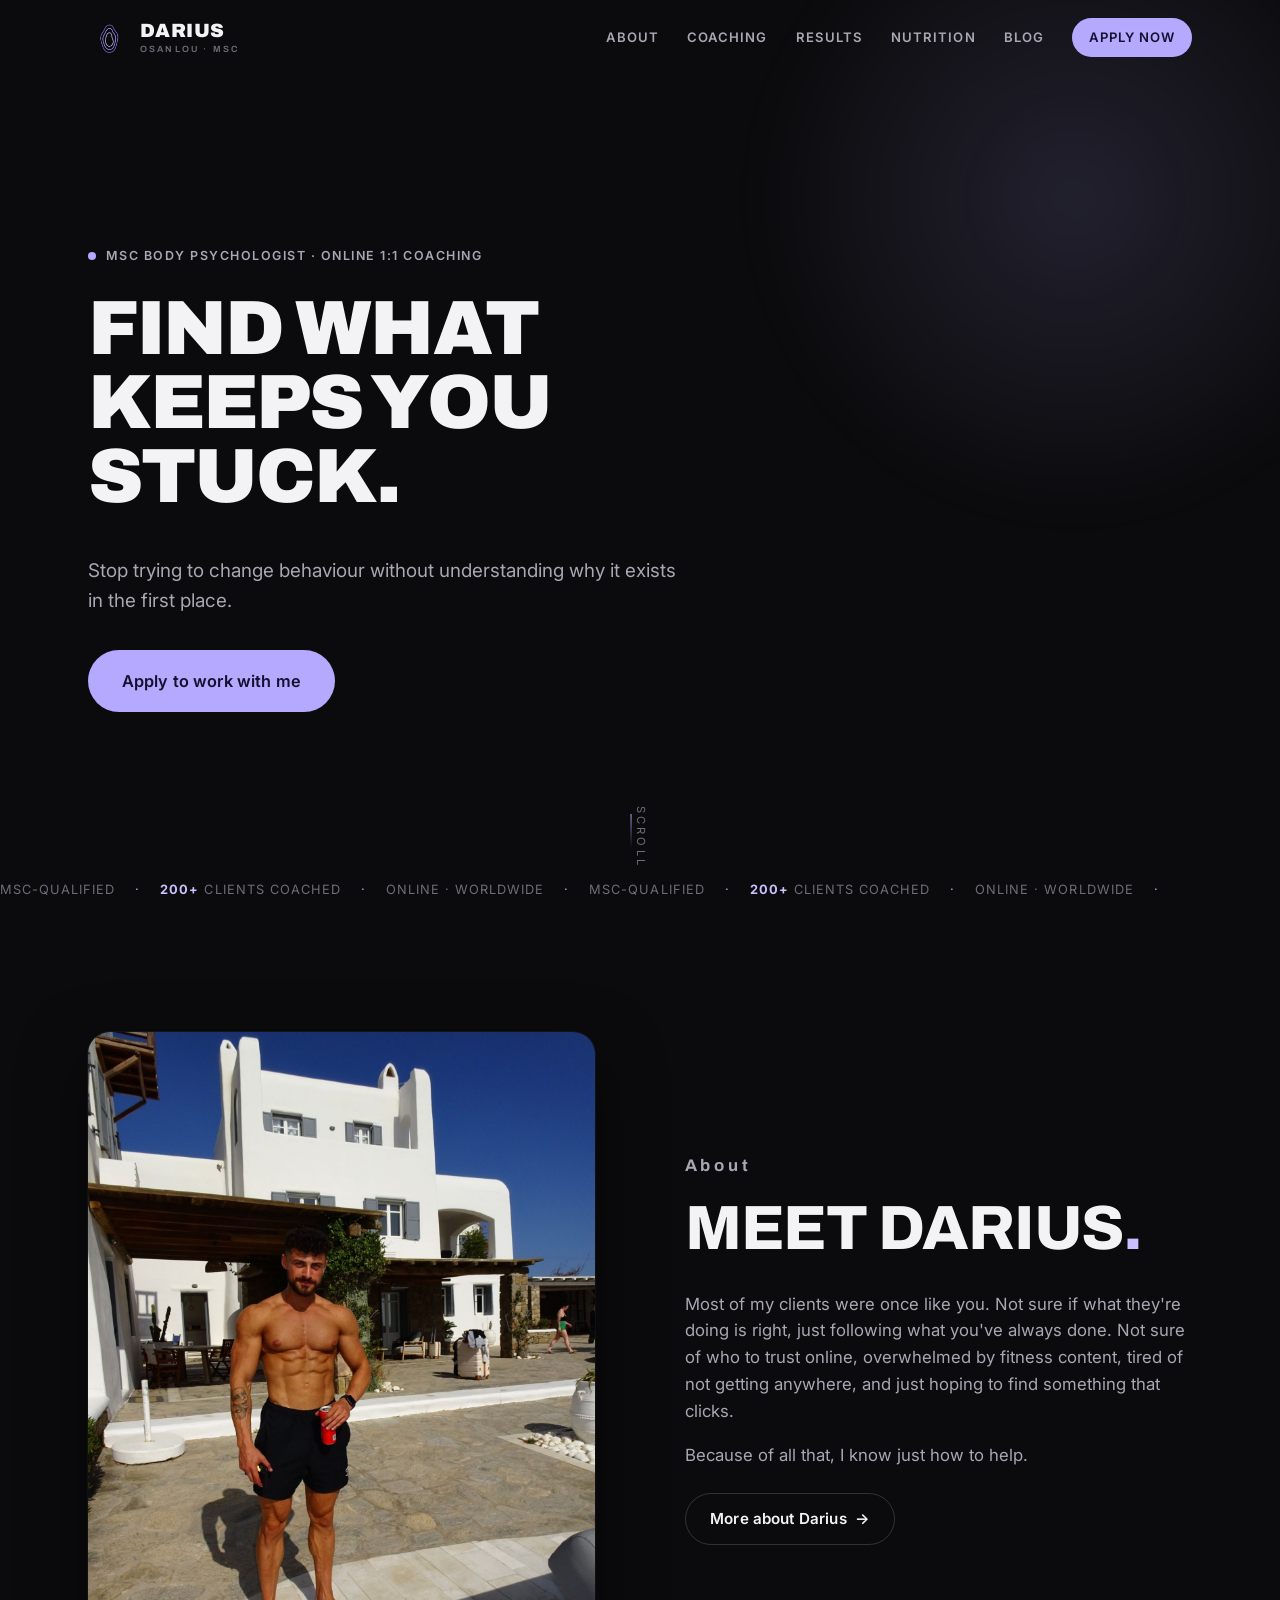
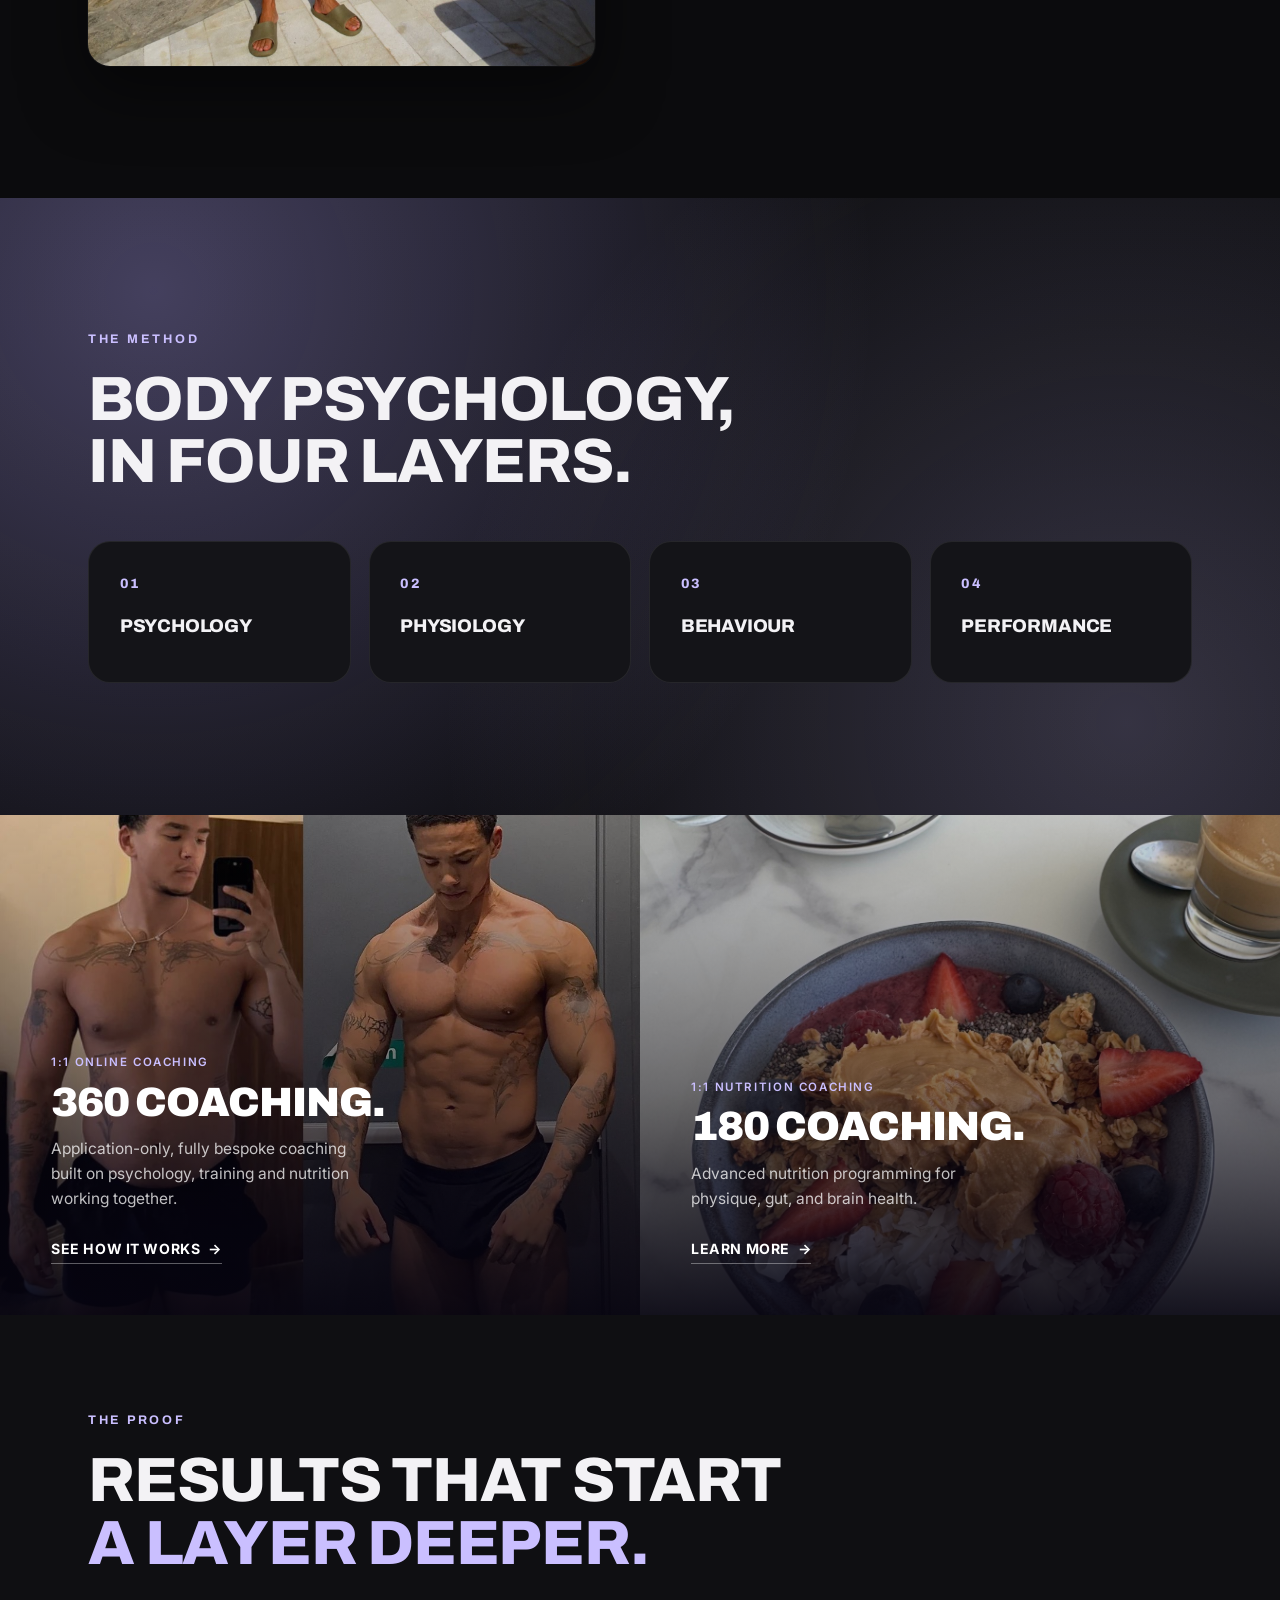
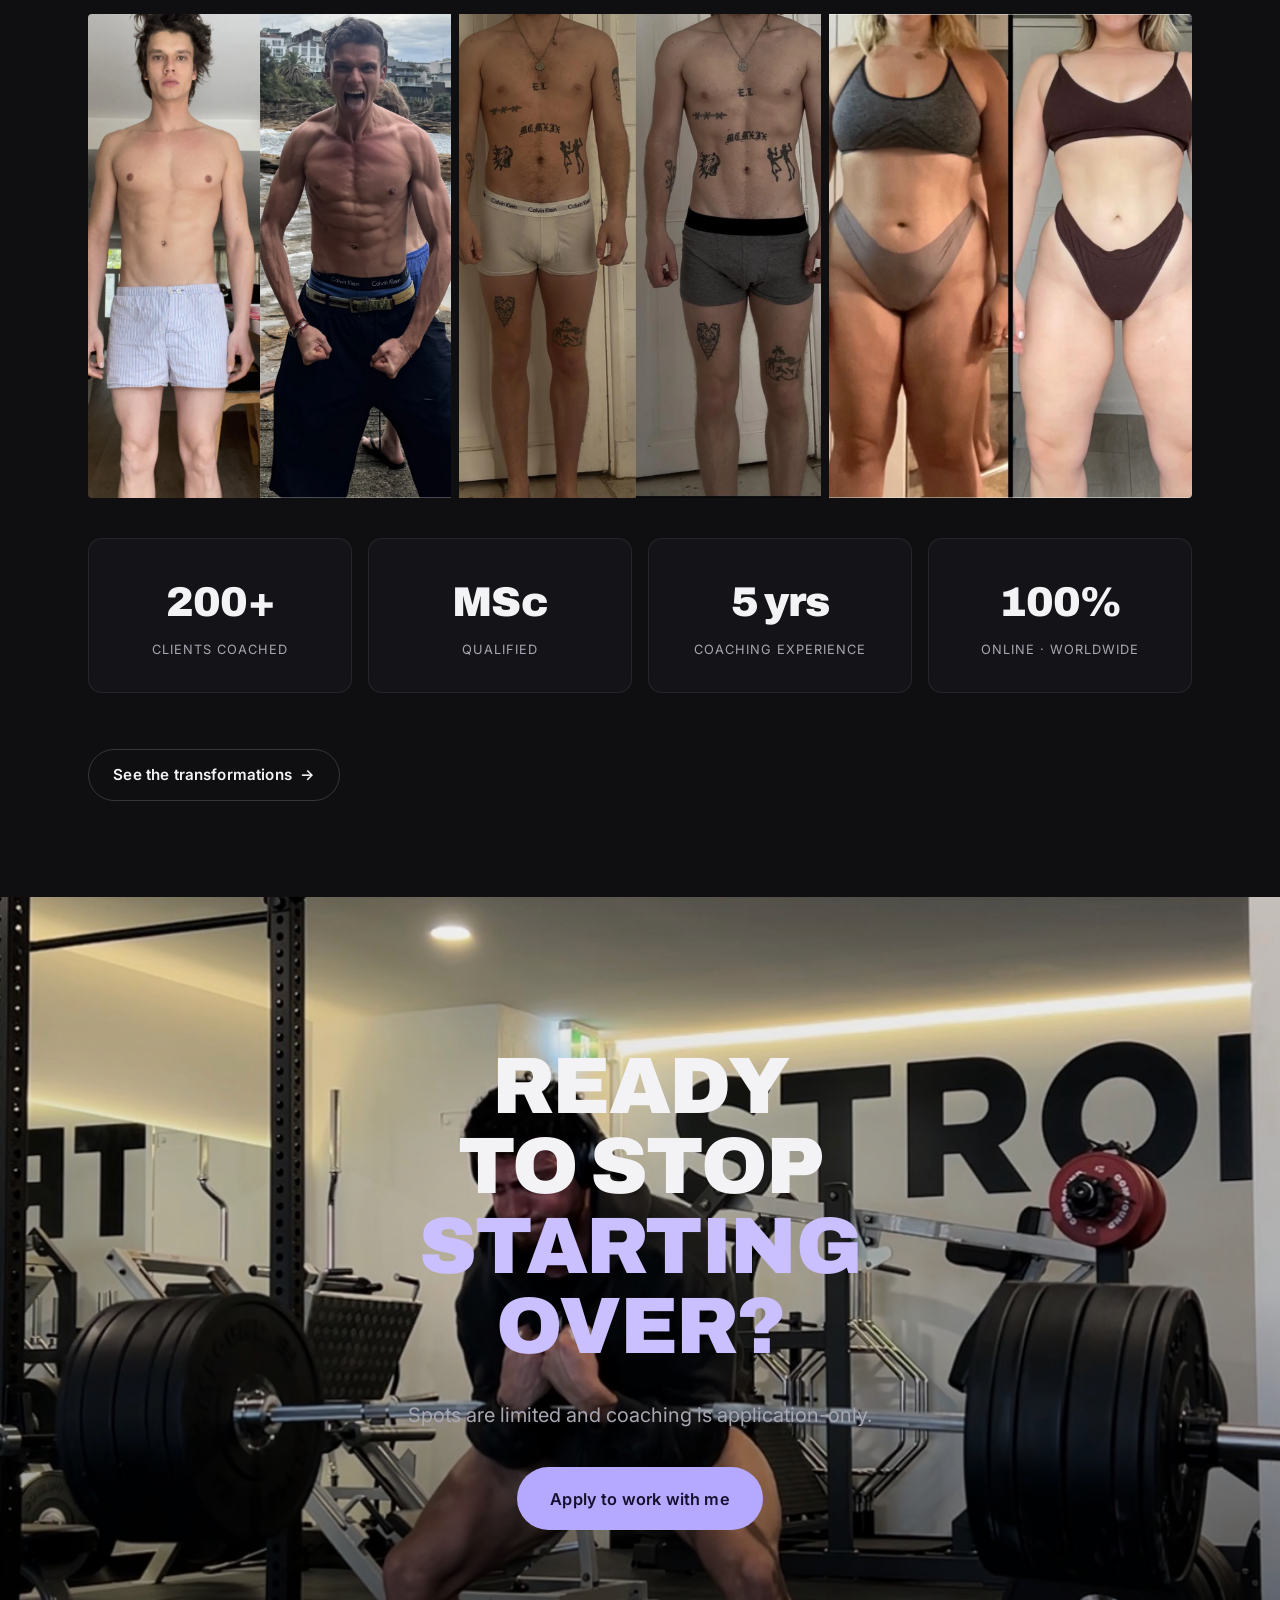
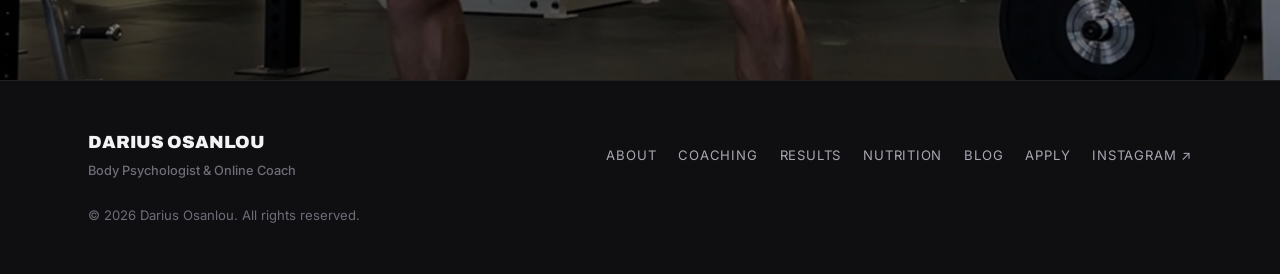
<file: index.html>
<!DOCTYPE html>
<html lang="en">
<head>
  <meta charset="UTF-8" />
  <meta name="viewport" content="width=device-width, initial-scale=1.0" />
  <title>Darius Osanlou · Body Psychologist &amp; Online Coach</title>
  <meta name="description" content="MSc body psychologist and online 1:1 coach. Stop fighting your body and build one that lasts, using the science of why you do what you do." />
  <link rel="canonical" href="https://www.dariusosanlou.com/" />
  <meta property="og:title" content="Darius Osanlou · Body Psychologist &amp; Online Coach" />
  <meta property="og:description" content="Stop fighting your body. Build one that lasts, with the science of why you do what you do." />
  <meta property="og:type" content="website" />
  <meta property="og:image" content="assets/og-image.jpg" />
  <meta name="theme-color" content="#0b0b0d" />
  <link rel="icon" href="assets/favicon.svg" type="image/svg+xml" />
  <link rel="preconnect" href="https://fonts.googleapis.com" />
  <link rel="preconnect" href="https://fonts.gstatic.com" crossorigin />
  <link href="https://fonts.googleapis.com/css2?family=Archivo:wght@500;600;700;800;900&family=Inter:wght@400;500;600;700&display=swap" rel="stylesheet" />
  <link rel="stylesheet" href="css/styles.css?v=30" />
  <script type="application/ld+json">
  {
    "@context": "https://schema.org",
    "@graph": [
      {
        "@type": "Person",
        "@id": "https://www.dariusosanlou.com/#person",
        "name": "Darius Osanlou",
        "jobTitle": "Body Psychologist & Online Coach",
        "description": "MSc body psychologist and 1:1 online coach combining psychology, training, nutrition and behaviour change to deliver lasting physical transformation.",
        "url": "https://www.dariusosanlou.com/about",
        "image": "https://www.dariusosanlou.com/assets/coaching-portrait.jpg",
        "sameAs": [
          "https://www.instagram.com/darius_osanlou/"
        ],
        "knowsAbout": ["Body Psychology", "Behaviour Change Coaching", "Nutrition Coaching", "Strength Training", "Affective Disorders"],
        "hasCredential": [
          {
            "@type": "EducationalOccupationalCredential",
            "credentialCategory": "degree",
            "name": "MSc Affective Disorders (Distinction)",
            "recognizedBy": {
              "@type": "CollegeOrUniversity",
              "name": "King's College London"
            }
          },
          {
            "@type": "EducationalOccupationalCredential",
            "credentialCategory": "degree",
            "name": "BSc Psychology (2:1)",
            "recognizedBy": {
              "@type": "CollegeOrUniversity",
              "name": "Nottingham Trent University"
            }
          }
        ]
      },
      {
        "@type": "Organization",
        "@id": "https://www.dariusosanlou.com/#organisation",
        "name": "Darius Osanlou",
        "url": "https://www.dariusosanlou.com",
        "logo": "https://www.dariusosanlou.com/assets/favicon.svg",
        "founder": { "@id": "https://www.dariusosanlou.com/#person" },
        "description": "Online 1:1 coaching combining body psychology, training and nutrition. Application-only. Available worldwide.",
        "sameAs": [
          "https://www.instagram.com/darius_osanlou/"
        ],
        "areaServed": {
          "@type": "Place",
          "name": "Worldwide"
        }
      }
    ]
  }
  </script>
  <script src="js/analytics.js"></script>
  <script async src="https://www.googletagmanager.com/gtag/js?id=G-ZBSDD0F71P"></script>
</head>
<body>

  <!-- NAV -->
  <header class="nav" id="nav">
    <div class="container nav__inner">
      <a href="index.html" class="nav__logo"><img src="assets/motif.png" aria-hidden="true" style="width:42px; height:42px; object-fit:contain; opacity:0.92;"><span class="nav__logo-text">DARIUS<span class="nav__logo-sub">OSANLOU · MSc</span></span></a>
      <nav class="nav__links" id="navLinks">

        <a href="about.html">About</a>
        <a href="coaching.html">Coaching</a>
        <a href="results.html">Results</a>
        <a href="nutrition-coaching.html">Nutrition</a>
        <a href="blog/index.html">Blog</a>
        <a href="apply.html" class="btn btn--sm nav__cta">Apply now</a>
      </nav>
      <button class="nav__toggle" id="navToggle" aria-label="Toggle menu" aria-expanded="false"><span></span><span></span><span></span></button>
    </div>
  </header>

  <!-- HERO -->
  <section class="hero" id="top">
    <div class="hero__bg" aria-hidden="true">
      <img class="hero__bg-photo" src="assets/hero-still.jpg" alt="" style="width:100%; height:100%; object-fit:cover; object-position:center 30%;" />
      <video id="heroVideo" class="hero__video" muted loop playsinline preload="none" style="opacity:1; object-position:center 30%; display:none;"></video>
      <div class="hero__video-overlay"></div>
    </div>
    <div class="container hero__inner">
      <div class="hero__copy reveal">
        <p class="eyebrow"><span class="eyebrow__dot"></span>MSc Body Psychologist · Online 1:1 Coaching</p>
        <h1 class="hero__title"><span class="hero__line">Find what</span><span class="hero__line"> keeps</span><span class="hero__line"> you</span><span class="hero__line"> stuck.</span></h1>
        <p class="hero__sub">Stop trying to change behaviour without understanding why it exists in the first place.</p>
        <div class="hero__cta">
          <a href="apply.html" class="btn btn--lg">Apply to work with me</a>
        </div>
        <ul class="hero__trust">
          <li>MSc-qualified</li>
          <li><span>200+</span> clients coached</li>
          <li>Online · worldwide</li>
        </ul>
      </div>
    </div>
    <div class="hero__trust-marquee" aria-hidden="true">
      <div class="hero__trust-track">
        <span>MSc-Qualified</span><span class="trust-sep">·</span>
        <span><b>200+</b> clients coached</span><span class="trust-sep">·</span>
        <span>Online · Worldwide</span><span class="trust-sep">·</span>
        <span>MSc-Qualified</span><span class="trust-sep">·</span>
        <span><b>200+</b> clients coached</span><span class="trust-sep">·</span>
        <span>Online · Worldwide</span><span class="trust-sep">·</span>
      </div>
    </div>
    <a href="#coaching" class="hero__scroll" aria-label="Scroll down">Scroll</a>
  </section>


  <!-- ABOUT TEASER -->
  <section class="section">
    <div class="container about__grid about__grid--featured">
      <div class="about__media reveal">
        <img src="assets/darius-mykonos.jpg" alt="Darius Osanlou" class="about-video" style="aspect-ratio:4/5; object-fit:cover; object-position:center top; box-shadow: 0 24px 64px rgba(0,0,0,0.5), 0 0 0 1px rgba(255,255,255,0.05);" />
      </div>
      <div class="about__copy reveal">
        <p class="section__kicker">About</p>
        <h2 class="section__title">Meet Darius<span class="grad">.</span></h2>
        <p>Most of my clients were once like you. Not sure if what they're doing is right, just following what you've always done. Not sure of who to trust online, overwhelmed by fitness content, tired of not getting anywhere, and just hoping to find something that clicks.</p>
        <p>Because of all that, I know just how to help.</p>
        <div style="margin-top:24px;"><a href="about.html" class="btn btn--ghost">More about Darius <span aria-hidden="true">→</span></a></div>
      </div>
    </div>
  </section>


  <!-- METHOD TEASER -->
  <section class="section" style="position:relative; overflow:hidden; background:radial-gradient(circle at 12% 15%, rgba(181,168,255,0.32), transparent 58%), radial-gradient(circle at 88% 85%, rgba(202,191,255,0.22), transparent 55%), linear-gradient(180deg, var(--bg-2), var(--bg));">
    <div class="container" style="position:relative; z-index:1;">
      <p class="section__kicker reveal">The Method</p>
      <h2 class="section__title reveal">Body psychology, in four layers.</h2>
      <div class="cards" style="margin-top:48px;">
        <article class="card reveal"><span class="card__num">01</span><h3>Psychology</h3></article>
        <article class="card reveal"><span class="card__num">02</span><h3>Physiology</h3></article>
        <article class="card reveal"><span class="card__num">03</span><h3>Behaviour</h3></article>
        <article class="card reveal"><span class="card__num">04</span><h3>Performance</h3></article>
      </div>
    </div>
  </section>

  <!-- SERVICES SPLIT -->
  <div class="services-split" id="coaching" aria-label="Services">

    <a href="coaching.html" class="service-card">
      <div class="service-card__bg" style="background-image:url('assets/coaching-card.jpg'); background-position:center center;"></div>
      <div class="service-card__overlay"></div>
      <div class="service-card__content">
        <span class="service-card__kicker">1:1 Online Coaching</span>
        <h2 class="service-card__title">360 coaching.</h2>
        <p class="service-card__desc">Application-only, fully bespoke coaching built on psychology, training and nutrition working together.</p>
        <span class="service-card__cta">See how it works <span aria-hidden="true">→</span></span>
      </div>
    </a>

    <a href="nutrition-coaching.html" class="service-card">
      <!-- Replace about-band.jpg with a food or nutrition lifestyle photo when available -->
      <div class="service-card__bg" style="background-image:url('assets/nutrition-band.jpg'); background-position: center 40%;"></div>
      <div class="service-card__overlay"></div>
      <div class="service-card__content">
        <span class="service-card__kicker">1:1 Nutrition Coaching</span>
        <h2 class="service-card__title">180 coaching.</h2>
        <p class="service-card__desc">Advanced nutrition programming for physique, gut, and brain health.</p>
        <span class="service-card__cta">Learn more <span aria-hidden="true">→</span></span>
      </div>
    </a>

  </div>

  <!-- RESULTS TEASER -->
  <section class="section section--tight" style="background:var(--bg-2);">
    <div class="container">
      <p class="section__kicker reveal">The Proof</p>
      <h2 class="section__title reveal">Results that start <span class="grad">a layer deeper.</span></h2>
      <div class="reveal" style="display:grid; grid-template-columns:repeat(3,1fr); gap:8px; margin-top:40px; margin-bottom:40px; border-radius:4px; overflow:hidden;">
        <img src="assets/result-2.webp" alt="Client transformation" style="width:100%; aspect-ratio:3/4; object-fit:cover; display:block;" loading="lazy" />
        <img src="assets/result-7.webp" alt="Client transformation" style="width:100%; aspect-ratio:3/4; object-fit:cover; display:block;" loading="lazy" />
        <img src="assets/result-10.webp" alt="Client transformation" style="width:100%; aspect-ratio:3/4; object-fit:cover; display:block;" loading="lazy" />
      </div>
      <div class="stats reveal">
        <div class="stat"><span class="stat__num">200+</span><span class="stat__label">Clients coached</span></div>
        <div class="stat"><span class="stat__num">MSc</span><span class="stat__label">Qualified</span></div>
        <div class="stat"><span class="stat__num">5 yrs</span><span class="stat__label">Coaching experience</span></div>
        <div class="stat"><span class="stat__num">100%</span><span class="stat__label">Online · worldwide</span></div>
      </div>
      <div class="reveal"><a href="results.html" class="btn btn--ghost">See the transformations <span aria-hidden="true">→</span></a></div>
    </div>
  </section>

  <!-- FINAL CTA -->
  <section class="cta" id="apply-cta" style="position:relative; overflow:hidden; background:none;">
    <div aria-hidden="true" style="position:absolute; inset:0; background-image:url('assets/homepage-cta-bg.jpg'); background-size:cover; background-position:center 35%;"></div>
    <div aria-hidden="true" style="position:absolute; inset:0; background:linear-gradient(to top, rgba(0,0,0,0.55) 0%, rgba(0,0,0,0.15) 50%, rgba(0,0,0,0.05) 100%);"></div>
    <div class="container cta__inner reveal" style="position:relative; z-index:1;">
      <h2 class="cta__title">Ready to stop <span class="grad">starting over?</span></h2>
      <p class="cta__sub">Spots are limited and coaching is application-only.</p>
      <a href="apply.html" class="btn btn--lg">Apply to work with me</a>
    </div>
  </section>

  <!-- FOOTER -->
  <footer class="footer">
    <div class="container footer__inner">
      <div class="footer__brand">DARIUS OSANLOU<span>Body Psychologist &amp; Online Coach</span></div>
      <nav class="footer__links">
        <a href="about.html">About</a>
        <a href="coaching.html">Coaching</a>
        <a href="results.html">Results</a>
        <a href="nutrition-coaching.html">Nutrition</a>
        <a href="blog/index.html">Blog</a>
        <a href="apply.html">Apply</a>
        <a href="https://www.instagram.com/darius_osanlou/" target="_blank" rel="noopener noreferrer">Instagram ↗</a>
      </nav>
      <p class="footer__copy">© <span id="year">2026</span> Darius Osanlou. All rights reserved.</p>
    </div>
  </footer>

  <script src="js/main.js"></script>

  <!-- Mobile sticky CTA -->
  <div class="mobile-cta">
    <a href="apply.html" class="btn btn--lg">Apply to work with me</a>
  </div>
</body>
</html>
</file>
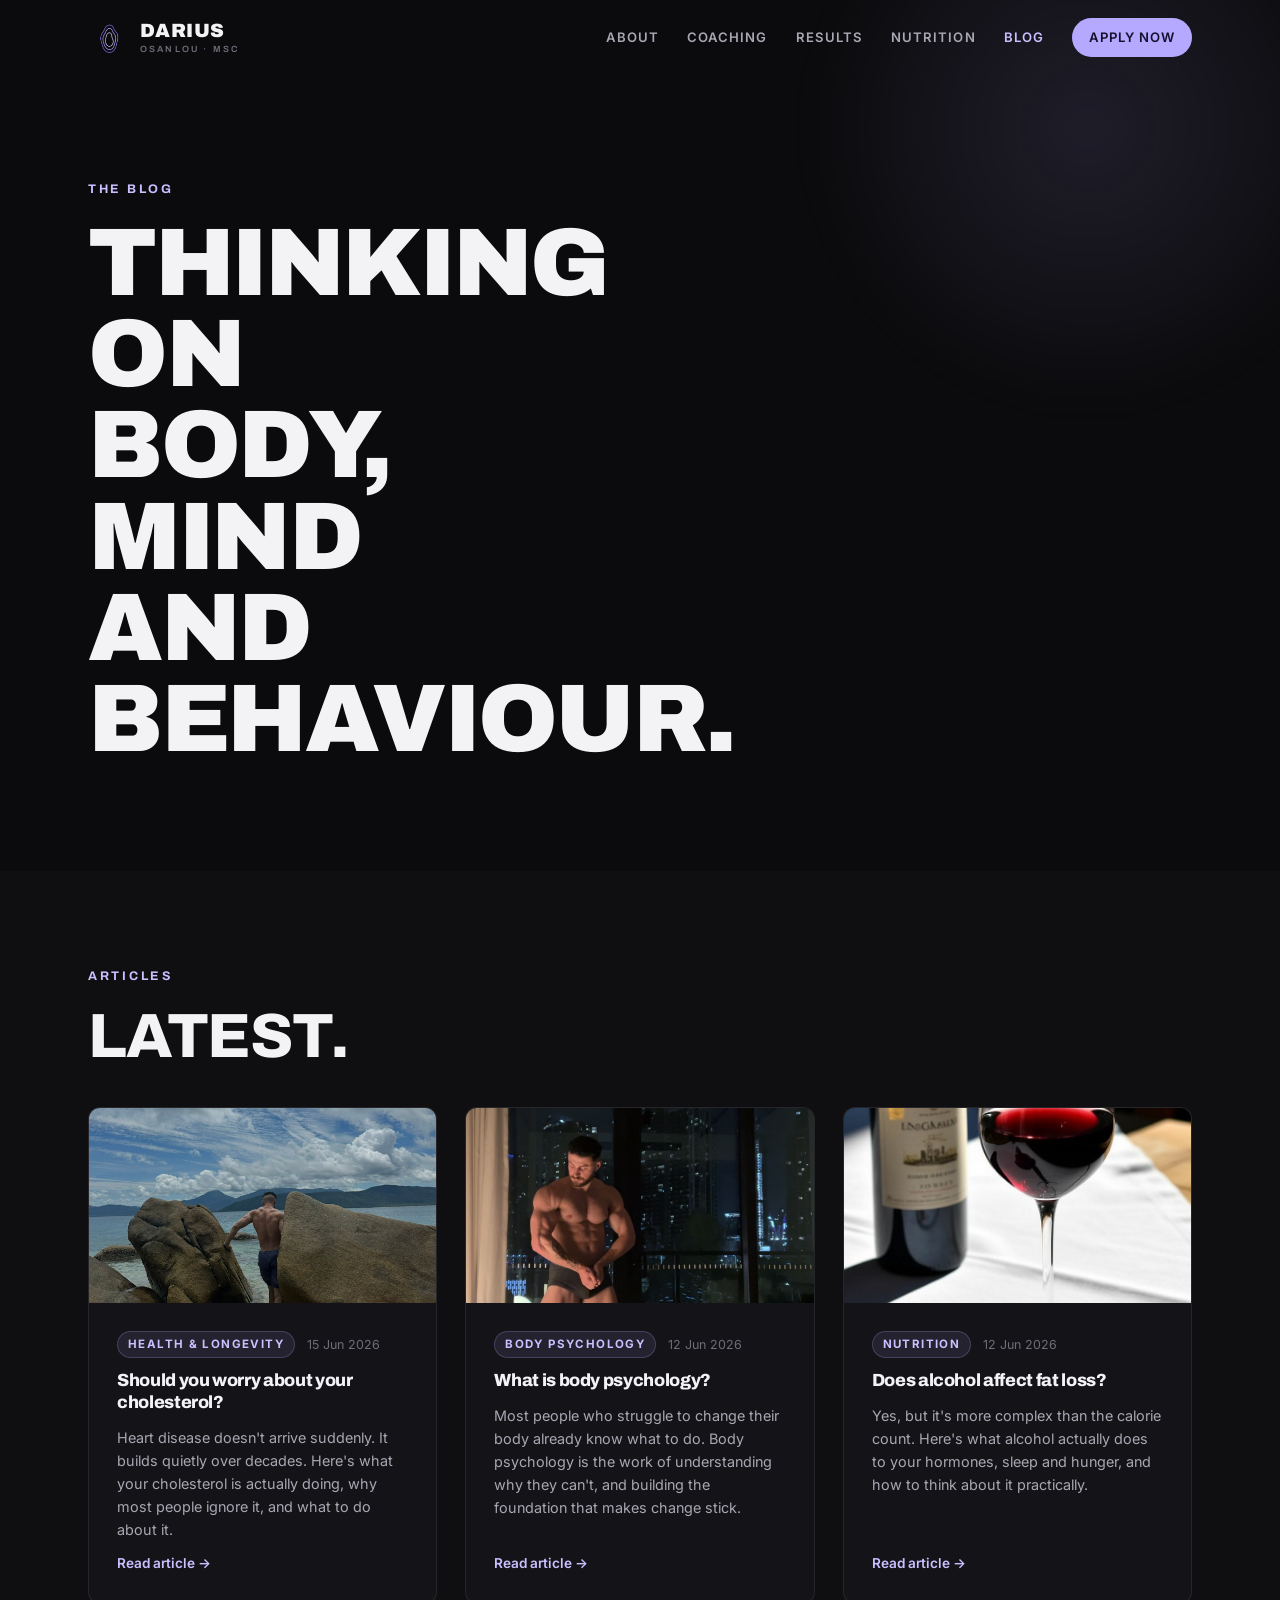
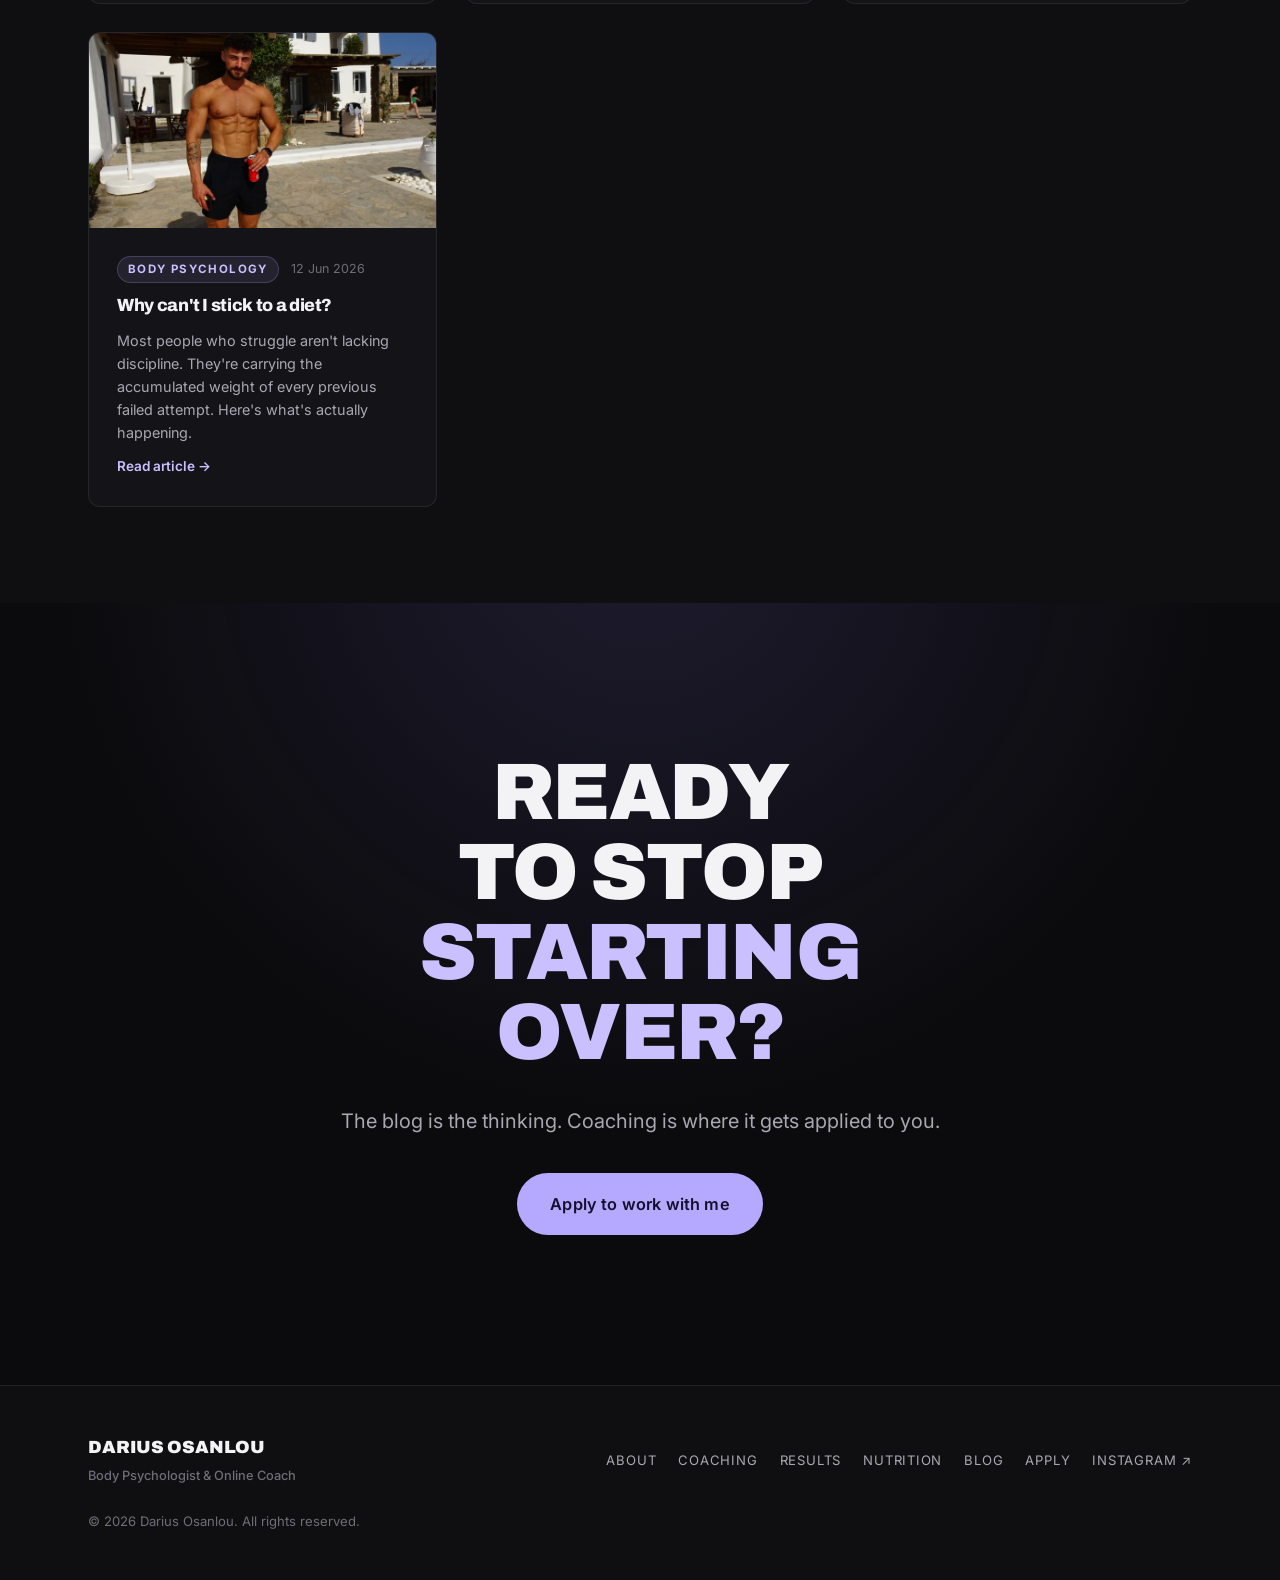
<file: blog/index.html>
<!DOCTYPE html>
<html lang="en">
<head>
  <meta charset="UTF-8" />
  <meta name="viewport" content="width=device-width, initial-scale=1.0" />
  <title>Blog · Darius Osanlou</title>
  <meta name="description" content="Evidence-based writing on body psychology, nutrition, training and the behaviour change behind lasting results." />
  <link rel="canonical" href="https://www.dariusosanlou.com/blog" />
  <meta property="og:title" content="Blog · Darius Osanlou" />
  <meta property="og:description" content="Evidence-based writing on body psychology, nutrition, training and the behaviour change behind lasting results." />
  <meta property="og:type" content="website" />
  <meta property="og:url" content="https://www.dariusosanlou.com/blog" />
  <meta property="og:image" content="https://www.dariusosanlou.com/assets/coaching-portrait.jpg" />
  <meta name="theme-color" content="#0b0b0d" />
  <link rel="icon" href="../assets/favicon.svg" type="image/svg+xml" />
  <link rel="preconnect" href="https://fonts.googleapis.com" />
  <link rel="preconnect" href="https://fonts.gstatic.com" crossorigin />
  <link href="https://fonts.googleapis.com/css2?family=Archivo:wght@500;600;700;800;900&family=Inter:wght@400;500;600;700&display=swap" rel="stylesheet" />
  <link rel="stylesheet" href="../css/styles.css?v=30" />
  <script type="application/ld+json">
  {
    "@context": "https://schema.org",
    "@type": "Blog",
    "@id": "https://www.dariusosanlou.com/blog",
    "name": "Darius Osanlou Blog",
    "description": "Evidence-based writing on body psychology, nutrition, training and the behaviour change behind lasting results.",
    "url": "https://www.dariusosanlou.com/blog",
    "author": {
      "@type": "Person",
      "@id": "https://www.dariusosanlou.com/#person",
      "name": "Darius Osanlou"
    }
  }
  </script>
  <script src="../js/analytics.js"></script>
  <script async src="https://www.googletagmanager.com/gtag/js?id=G-ZBSDD0F71P"></script>
</head>
<body>

  <!-- NAV -->
  <header class="nav" id="nav">
    <div class="container nav__inner">
      <a href="../index.html" class="nav__logo"><img src="../assets/motif.png" aria-hidden="true" style="width:42px; height:42px; object-fit:contain; opacity:0.92;"><span class="nav__logo-text">DARIUS<span class="nav__logo-sub">OSANLOU · MSc</span></span></a>
      <nav class="nav__links" id="navLinks">
        <a href="../about.html">About</a>
        <a href="../coaching.html">Coaching</a>
        <a href="../results.html">Results</a>
        <a href="../nutrition-coaching.html">Nutrition</a>
        <a href="index.html" aria-current="page">Blog</a>
        <a href="../apply.html" class="btn btn--sm nav__cta">Apply now</a>
      </nav>
      <button class="nav__toggle" id="navToggle" aria-label="Toggle menu" aria-expanded="false"><span></span><span></span><span></span></button>
    </div>
  </header>

  <!-- PAGE HERO -->
  <section class="page-hero">
    <div class="container">
      <div class="page-hero__inner reveal">
        <p class="section__kicker">The Blog</p>
        <h1>Thinking on body,<br>mind and behaviour.</h1>
      </div>
    </div>
  </section>

  <!-- ARTICLES -->
  <section class="section section--tight" style="background:var(--bg-2);">
    <div class="container">
      <p class="section__kicker reveal">Articles</p>
      <h2 class="section__title reveal">Latest.</h2>
      <div class="blog-grid reveal" style="margin-top:40px;">

        <!-- ARTICLE CARDS GO HERE: copy the block below for each new article -->
        <!--
        <article class="blog-card">
          <div class="blog-card__meta">
            <span class="blog-card__cat">Body Psychology</span>
            <span class="blog-card__date">12 Jun 2026</span>
          </div>
          <h3 class="blog-card__title"><a href="article-slug.html">Article title here</a></h3>
          <p class="blog-card__excerpt">One or two sentences summarising the article. Keep it punchy.</p>
          <a href="article-slug.html" class="blog-card__link">Read article →</a>
        </article>
        -->

        <article class="blog-card reveal">
          <div class="blog-card__thumb">
            <img src="../assets/darius-rocks.jpg" alt="" loading="lazy" />
          </div>
          <div class="blog-card__meta">
            <span class="blog-card__cat">Health &amp; Longevity</span>
            <span class="blog-card__date">15 Jun 2026</span>
          </div>
          <h3 class="blog-card__title"><a href="cholesterol-in-your-twenties.html">Should you worry about your cholesterol?</a></h3>
          <p class="blog-card__excerpt">Heart disease doesn't arrive suddenly. It builds quietly over decades. Here's what your cholesterol is actually doing, why most people ignore it, and what to do about it.</p>
          <a href="cholesterol-in-your-twenties.html" class="blog-card__link">Read article →</a>
        </article>
        <article class="blog-card reveal">
          <div class="blog-card__thumb">
            <img src="../assets/coaching-portrait.jpg" alt="" loading="lazy" />
          </div>
          <div class="blog-card__meta">
            <span class="blog-card__cat">Body Psychology</span>
            <span class="blog-card__date">12 Jun 2026</span>
          </div>
          <h3 class="blog-card__title"><a href="what-is-body-psychology.html">What is body psychology?</a></h3>
          <p class="blog-card__excerpt">Most people who struggle to change their body already know what to do. Body psychology is the work of understanding why they can't, and building the foundation that makes change stick.</p>
          <a href="what-is-body-psychology.html" class="blog-card__link">Read article →</a>
        </article>
        <article class="blog-card reveal">
          <div class="blog-card__thumb">
            <img src="../assets/alcohol-article.jpg" alt="" loading="lazy" style="object-position: center 40%;" />
          </div>
          <div class="blog-card__meta">
            <span class="blog-card__cat">Nutrition</span>
            <span class="blog-card__date">12 Jun 2026</span>
          </div>
          <h3 class="blog-card__title"><a href="does-alcohol-affect-fat-loss.html">Does alcohol affect fat loss?</a></h3>
          <p class="blog-card__excerpt">Yes, but it's more complex than the calorie count. Here's what alcohol actually does to your hormones, sleep and hunger, and how to think about it practically.</p>
          <a href="does-alcohol-affect-fat-loss.html" class="blog-card__link">Read article →</a>
        </article>
        <article class="blog-card reveal">
          <div class="blog-card__thumb">
            <img src="../assets/darius-mykonos.jpg" alt="" loading="lazy" />
          </div>
          <div class="blog-card__meta">
            <span class="blog-card__cat">Body Psychology</span>
            <span class="blog-card__date">12 Jun 2026</span>
          </div>
          <h3 class="blog-card__title"><a href="why-cant-i-stick-to-a-diet.html">Why can't I stick to a diet?</a></h3>
          <p class="blog-card__excerpt">Most people who struggle aren't lacking discipline. They're carrying the accumulated weight of every previous failed attempt. Here's what's actually happening.</p>
          <a href="why-cant-i-stick-to-a-diet.html" class="blog-card__link">Read article →</a>
        </article>

      </div>
    </div>
  </section>

  <!-- CTA -->
  <section class="cta">
    <div class="container cta__inner reveal">
      <h2 class="cta__title">Ready to stop <span class="grad">starting over?</span></h2>
      <p class="cta__sub">The blog is the thinking. Coaching is where it gets applied to you.</p>
      <a href="../apply.html" class="btn btn--lg">Apply to work with me</a>
    </div>
  </section>

  <!-- FOOTER -->
  <footer class="footer">
    <div class="container footer__inner">
      <div class="footer__brand">DARIUS OSANLOU<span>Body Psychologist &amp; Online Coach</span></div>
      <nav class="footer__links">
        <a href="../about.html">About</a>
        <a href="../coaching.html">Coaching</a>
        <a href="../results.html">Results</a>
        <a href="../nutrition-coaching.html">Nutrition</a>
        <a href="index.html">Blog</a>
        <a href="../apply.html">Apply</a>
        <a href="https://www.instagram.com/darius_osanlou/" target="_blank" rel="noopener noreferrer">Instagram ↗</a>
      </nav>
      <p class="footer__copy">&copy; <span id="year">2026</span> Darius Osanlou. All rights reserved.</p>
    </div>
  </footer>

  <script src="../js/main.js"></script>
</body>
</html>
</file>
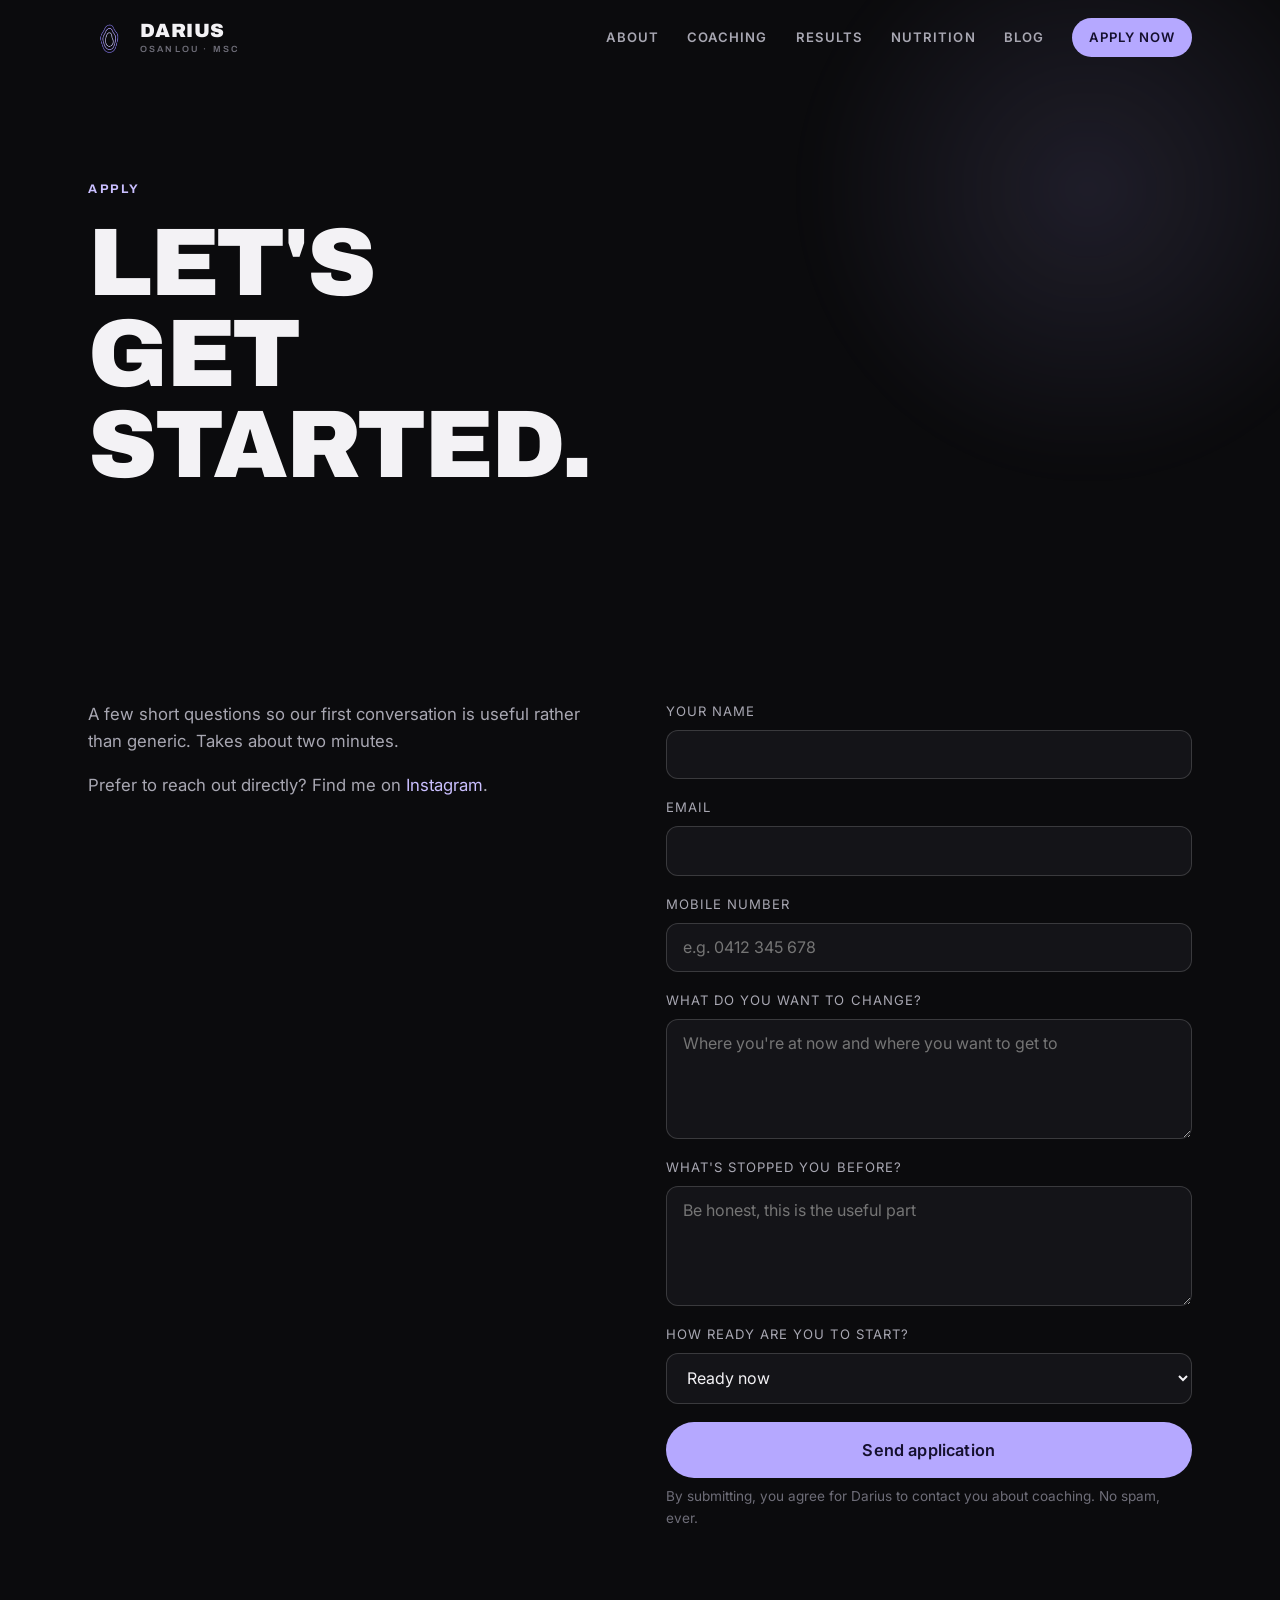
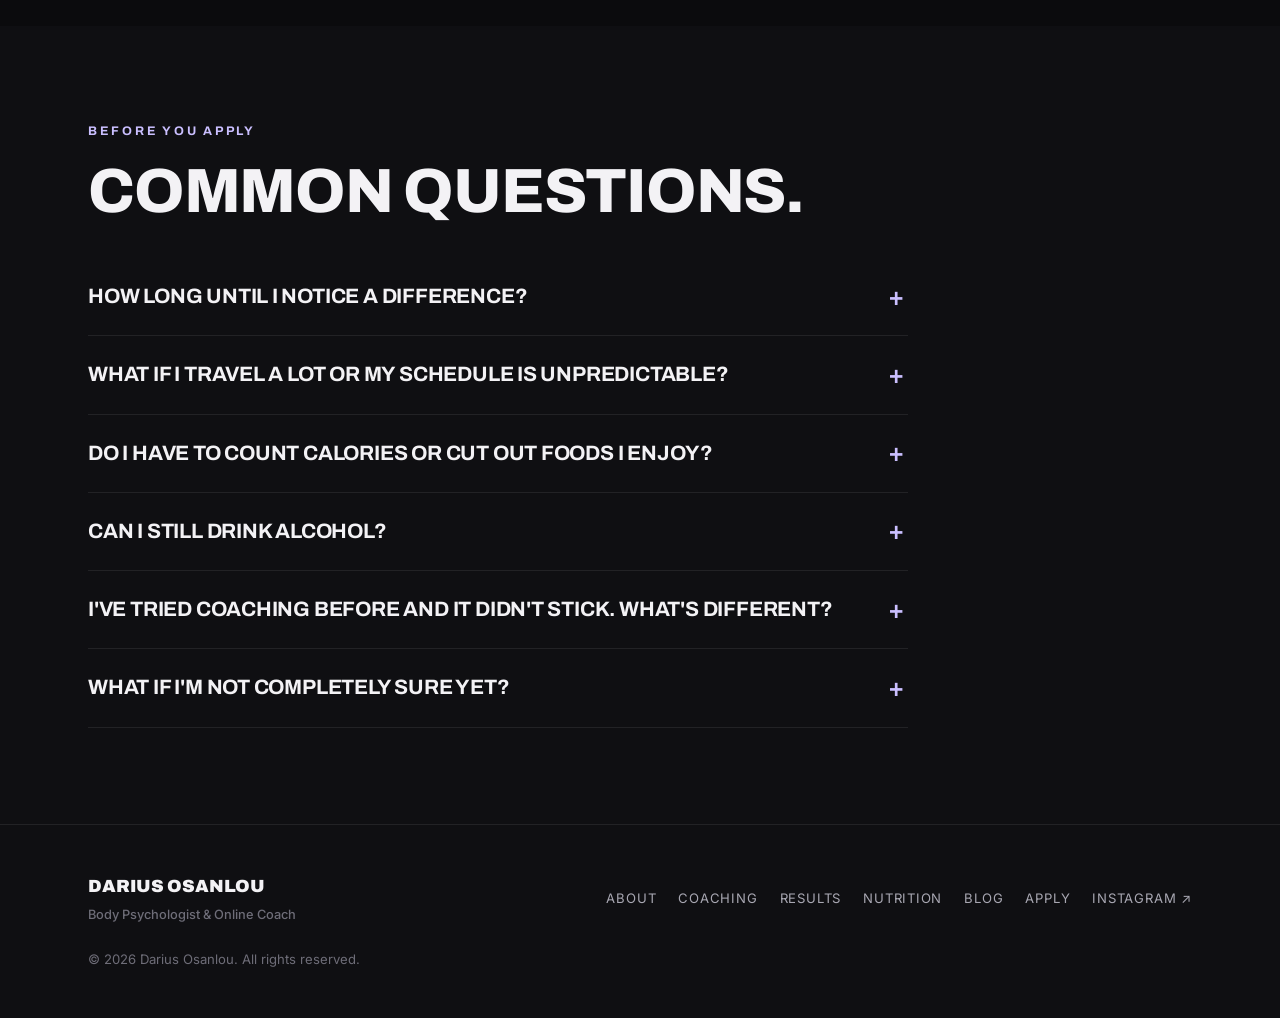
<file: apply.html>
<!DOCTYPE html>
<html lang="en">
<head>
  <meta charset="UTF-8" />
  <meta name="viewport" content="width=device-width, initial-scale=1.0" />
  <title>Apply · Darius Osanlou</title>
  <meta name="description" content="Apply for 1:1 online coaching with Darius Osanlou. Short application, no sales pitch. Limited spots. Read what to expect before you apply." />
  <link rel="canonical" href="https://www.dariusosanlou.com/apply" />
  <meta property="og:title" content="Apply for Coaching · Darius Osanlou" />
  <meta property="og:description" content="Application-only 1:1 online coaching. Limited spots. Tell me about you and I'll be in touch." />
  <meta property="og:type" content="website" />
  <meta property="og:url" content="https://www.dariusosanlou.com/apply" />
  <meta property="og:image" content="https://www.dariusosanlou.com/assets/coaching-portrait.jpg" />
  <meta name="theme-color" content="#0b0b0d" />
  <link rel="icon" href="assets/favicon.svg" type="image/svg+xml" />
  <link rel="preconnect" href="https://fonts.googleapis.com" />
  <link rel="preconnect" href="https://fonts.gstatic.com" crossorigin />
  <link href="https://fonts.googleapis.com/css2?family=Archivo:wght@500;600;700;800;900&family=Inter:wght@400;500;600;700&display=swap" rel="stylesheet" />
  <link rel="stylesheet" href="css/styles.css?v=30" />
  <script type="application/ld+json">
  {
    "@context": "https://schema.org",
    "@type": "FAQPage",
    "mainEntity": [
      {
        "@type": "Question",
        "name": "How long until I notice a difference?",
        "acceptedAnswer": {
          "@type": "Answer",
          "text": "Most people feel a shift within the first two to three weeks: less noise around food, more consistency with training. Visible physical change typically starts from weeks four to six. Bigger transformations take months, but the feeling that something has genuinely changed tends to come early."
        }
      },
      {
        "@type": "Question",
        "name": "What if I travel a lot or my schedule is unpredictable?",
        "acceptedAnswer": {
          "@type": "Answer",
          "text": "That's exactly the kind of thing we build around. Most clients aren't people with simple, structured lives. They're busy people with unpredictable weeks, work travel, and social lives that don't pause. The whole point is building something that works in your actual life, not the version where everything goes smoothly."
        }
      },
      {
        "@type": "Question",
        "name": "Do I have to count calories or cut out foods I enjoy?",
        "acceptedAnswer": {
          "@type": "Answer",
          "text": "The nutrition approach is built on understanding your relationship with food and making sustainable changes, not obsessing over numbers. Some people find tracking useful at certain points; others don't. We work out what suits you."
        }
      },
      {
        "@type": "Question",
        "name": "Can I still drink alcohol?",
        "acceptedAnswer": {
          "@type": "Answer",
          "text": "Yes. We'll be honest about how it affects the body and your sleep, and we'll factor it into how we approach nutrition. But the goal isn't to strip everything enjoyable from your life. That's not a sustainable way to live, and it's not how I coach."
        }
      },
      {
        "@type": "Question",
        "name": "I've tried coaching before and it didn't stick. What's different?",
        "acceptedAnswer": {
          "@type": "Answer",
          "text": "Most coaching stops at the plan: what to eat, how to train. What's usually missing is the work underneath: the stress responses, the identity patterns, the habits that keep pulling things back. That's the part I focus on. The plan is necessary, but it's rarely the reason things don't stick."
        }
      },
      {
        "@type": "Question",
        "name": "What if I'm not completely sure yet?",
        "acceptedAnswer": {
          "@type": "Answer",
          "text": "The application isn't a commitment. It's a conversation. If you're on the fence, applying is the right move. It costs two minutes and gives you the information you need to make a proper decision. If it turns out it's not the right time, that's fine. There's no pressure."
        }
      }
    ]
  }
  </script>
  <script src="js/analytics.js"></script>
  <script async src="https://www.googletagmanager.com/gtag/js?id=G-ZBSDD0F71P"></script>
</head>
<body>

  <!-- NAV -->
  <header class="nav" id="nav">
    <div class="container nav__inner">
      <a href="index.html" class="nav__logo"><img src="assets/motif.png" aria-hidden="true" style="width:42px; height:42px; object-fit:contain; opacity:0.92;"><span class="nav__logo-text">DARIUS<span class="nav__logo-sub">OSANLOU · MSc</span></span></a>
      <nav class="nav__links" id="navLinks">

        <a href="about.html">About</a>
        <a href="coaching.html">Coaching</a>
        <a href="results.html">Results</a>
        <a href="nutrition-coaching.html">Nutrition</a>
        <a href="blog/index.html">Blog</a>
        <a href="apply.html" class="btn btn--sm nav__cta" aria-current="page">Apply now</a>
      </nav>
      <button class="nav__toggle" id="navToggle" aria-label="Toggle menu" aria-expanded="false"><span></span><span></span><span></span></button>
    </div>
  </header>

  <!-- PAGE HERO -->
  <section class="page-hero">
    <div class="container">
      <div class="page-hero__inner reveal">
        <p class="section__kicker">Apply</p>
        <h1>Let's get started.</h1>
      </div>
    </div>
  </section>

  <!-- APPLY FORM -->
  <section class="section section--tight">
    <div class="container">
      <div class="applyform">
        <div class="applyform__intro reveal">
          <p>A few short questions so our first conversation is useful rather than generic. Takes about two minutes.</p>
          <p>Prefer to reach out directly? Find me on <a class="accent" href="https://www.instagram.com/darius_osanlou/" target="_blank" rel="noopener noreferrer">Instagram</a>.</p>
        </div>

        <form class="applyform__form reveal" action="https://formspree.io/f/xojzkwzp" method="POST">
          <input type="hidden" name="_subject" value="New coaching application - dariusosanlou.com" />
          <input type="hidden" name="_next" value="https://www.dariusosanlou.com/" />
          <!-- honeypot: bots fill this, humans don't -->
          <input type="text" name="_gotcha" style="display:none" tabindex="-1" autocomplete="off" />
          <div class="field">
            <label for="name">Your name</label>
            <input type="text" id="name" name="name" autocomplete="name" required />
          </div>
          <div class="field">
            <label for="email">Email</label>
            <input type="email" id="email" name="email" autocomplete="email" required />
          </div>
          <div class="field">
            <label for="mobile">Mobile number</label>
            <input type="tel" id="mobile" name="mobile" autocomplete="tel" placeholder="e.g. 0412 345 678" required />
          </div>
          <div class="field">
            <label for="goal">What do you want to change?</label>
            <textarea id="goal" name="goal" placeholder="Where you're at now and where you want to get to" required></textarea>
          </div>
          <div class="field">
            <label for="blocker">What's stopped you before?</label>
            <textarea id="blocker" name="blocker" placeholder="Be honest, this is the useful part"></textarea>
          </div>
          <div class="field">
            <label for="ready">How ready are you to start?</label>
            <select id="ready" name="ready">
              <option value="now">Ready now</option>
              <option value="soon">Within a month</option>
              <option value="exploring">Just exploring</option>
            </select>
          </div>
          <button type="submit" class="btn btn--lg" style="width:100%;">Send application</button>
          <p class="form-note">By submitting, you agree for Darius to contact you about coaching. No spam, ever.</p>
        </form>
      </div>
    </div>
  </section>

  <!-- FAQ -->
  <section class="section section--tight" style="background:var(--bg-2);">
    <div class="container">
      <p class="section__kicker reveal">Before You Apply</p>
      <h2 class="section__title reveal">Common questions.</h2>
      <div class="faq__list">
        <details class="faq__item reveal"><summary>How long until I notice a difference?</summary><p>Most people feel a shift within the first two to three weeks: less noise around food, more consistency with training. Visible physical change typically starts from weeks four to six. Bigger transformations take months, but the feeling that something has genuinely changed tends to come early.</p></details>
        <details class="faq__item reveal"><summary>What if I travel a lot or my schedule is unpredictable?</summary><p>That's exactly the kind of thing we build around. Most clients aren't people with simple, structured lives. They're busy people with unpredictable weeks, work travel, and social lives that don't pause. The whole point is building something that works in your actual life, not the version where everything goes smoothly.</p></details>
        <details class="faq__item reveal"><summary>Do I have to count calories or cut out foods I enjoy?</summary><p>The nutrition approach is built on understanding your relationship with food and making sustainable changes, not obsessing over numbers. Some people find tracking useful at certain points; others don't. We work out what suits you.</p></details>
        <details class="faq__item reveal"><summary>Can I still drink alcohol?</summary><p>Yes. We'll be honest about how it affects the body and your sleep, and we'll factor it into how we approach nutrition. But the goal isn't to strip everything enjoyable from your life. That's not a sustainable way to live, and it's not how I coach.</p></details>
        <details class="faq__item reveal"><summary>I've tried coaching before and it didn't stick. What's different?</summary><p>Most coaching stops at the plan: what to eat, how to train. What's usually missing is the work underneath: the stress responses, the identity patterns, the habits that keep pulling things back. That's the part I focus on. The plan is necessary, but it's rarely the reason things don't stick.</p></details>
        <details class="faq__item reveal"><summary>What if I'm not completely sure yet?</summary><p>The application isn't a commitment. It's a conversation. If you're on the fence, applying is the right move. It costs two minutes and gives you the information you need to make a proper decision. If it turns out it's not the right time, that's fine. There's no pressure.</p></details>
      </div>
    </div>
  </section>

  <!-- FOOTER -->
  <footer class="footer">
    <div class="container footer__inner">
      <div class="footer__brand">DARIUS OSANLOU<span>Body Psychologist &amp; Online Coach</span></div>
      <nav class="footer__links">
        <a href="about.html">About</a>
        <a href="coaching.html">Coaching</a>
        <a href="results.html">Results</a>
        <a href="nutrition-coaching.html">Nutrition</a>
        <a href="blog/index.html">Blog</a>
        <a href="apply.html">Apply</a>
        <a href="https://www.instagram.com/darius_osanlou/" target="_blank" rel="noopener noreferrer">Instagram ↗</a>
      </nav>
      <p class="footer__copy">© <span id="year">2026</span> Darius Osanlou. All rights reserved.</p>
    </div>
  </footer>

  <script src="js/main.js"></script>
</body>
</html>
</file>
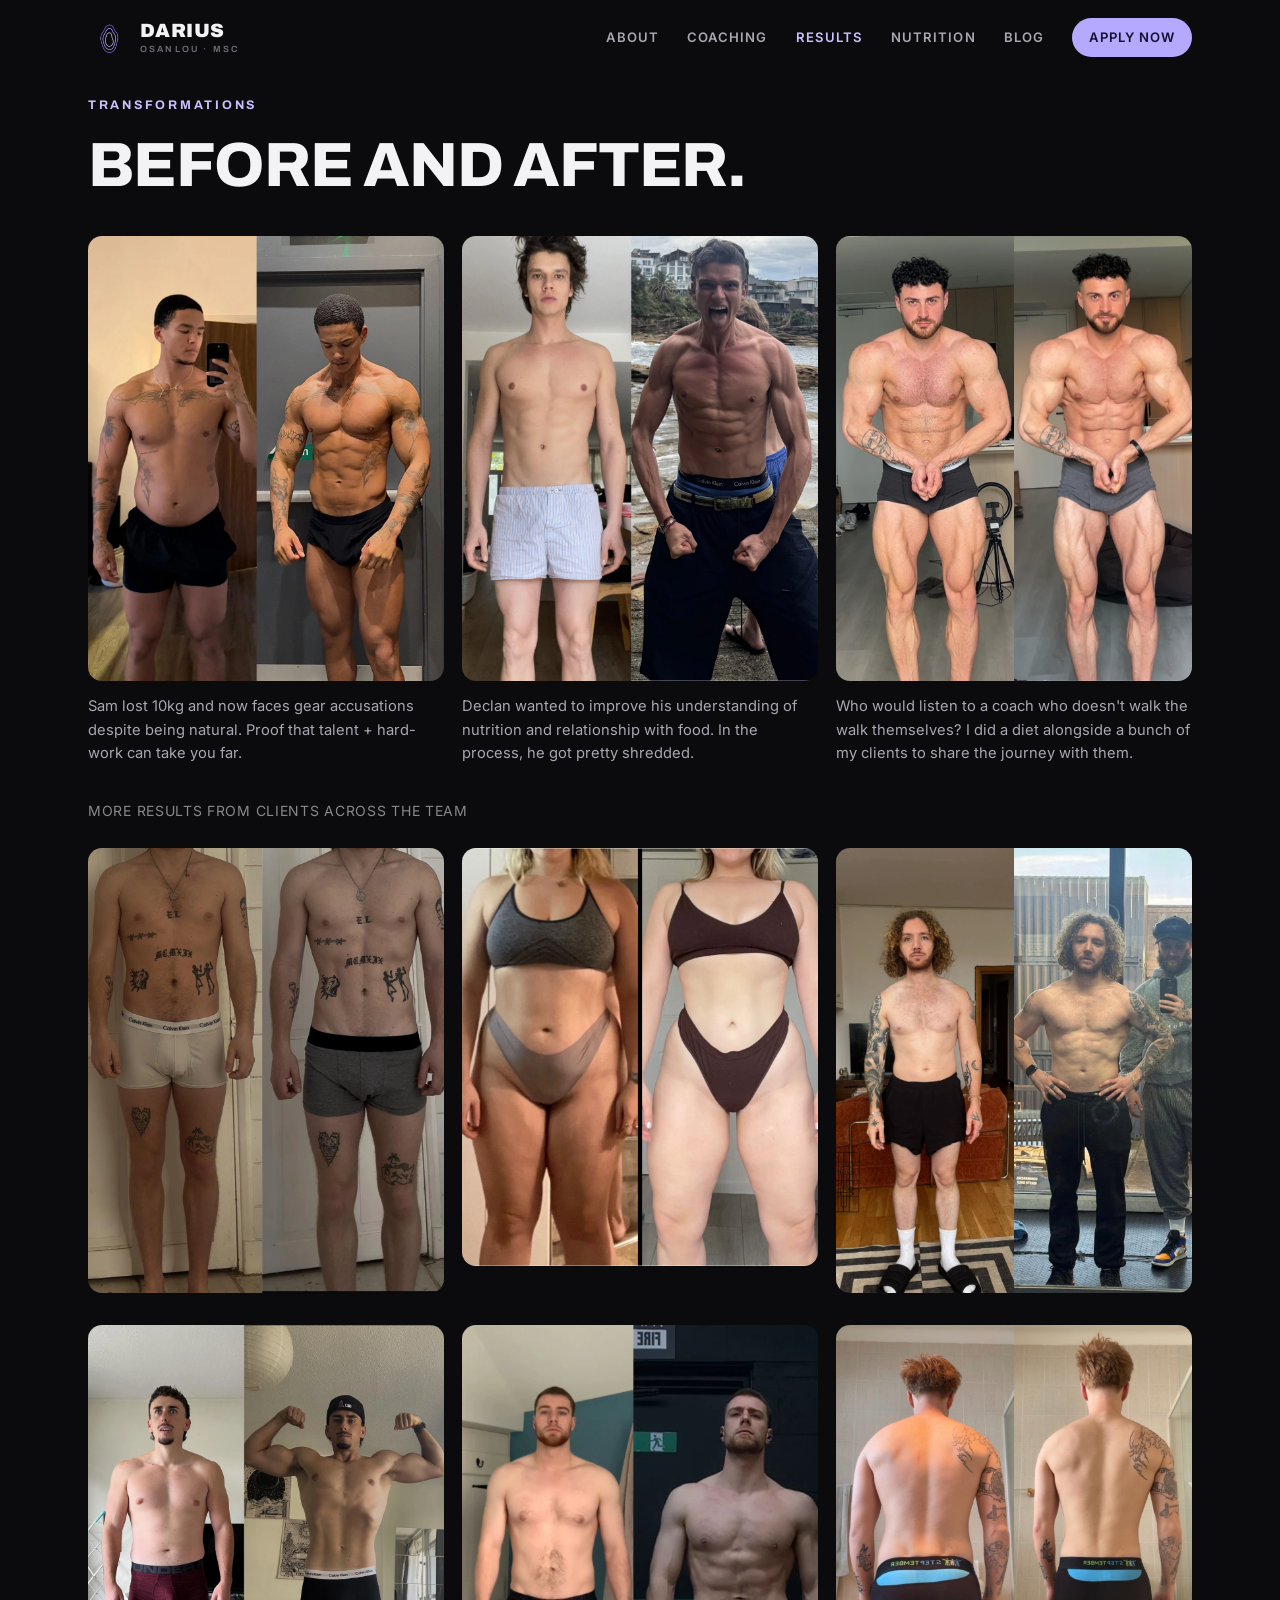
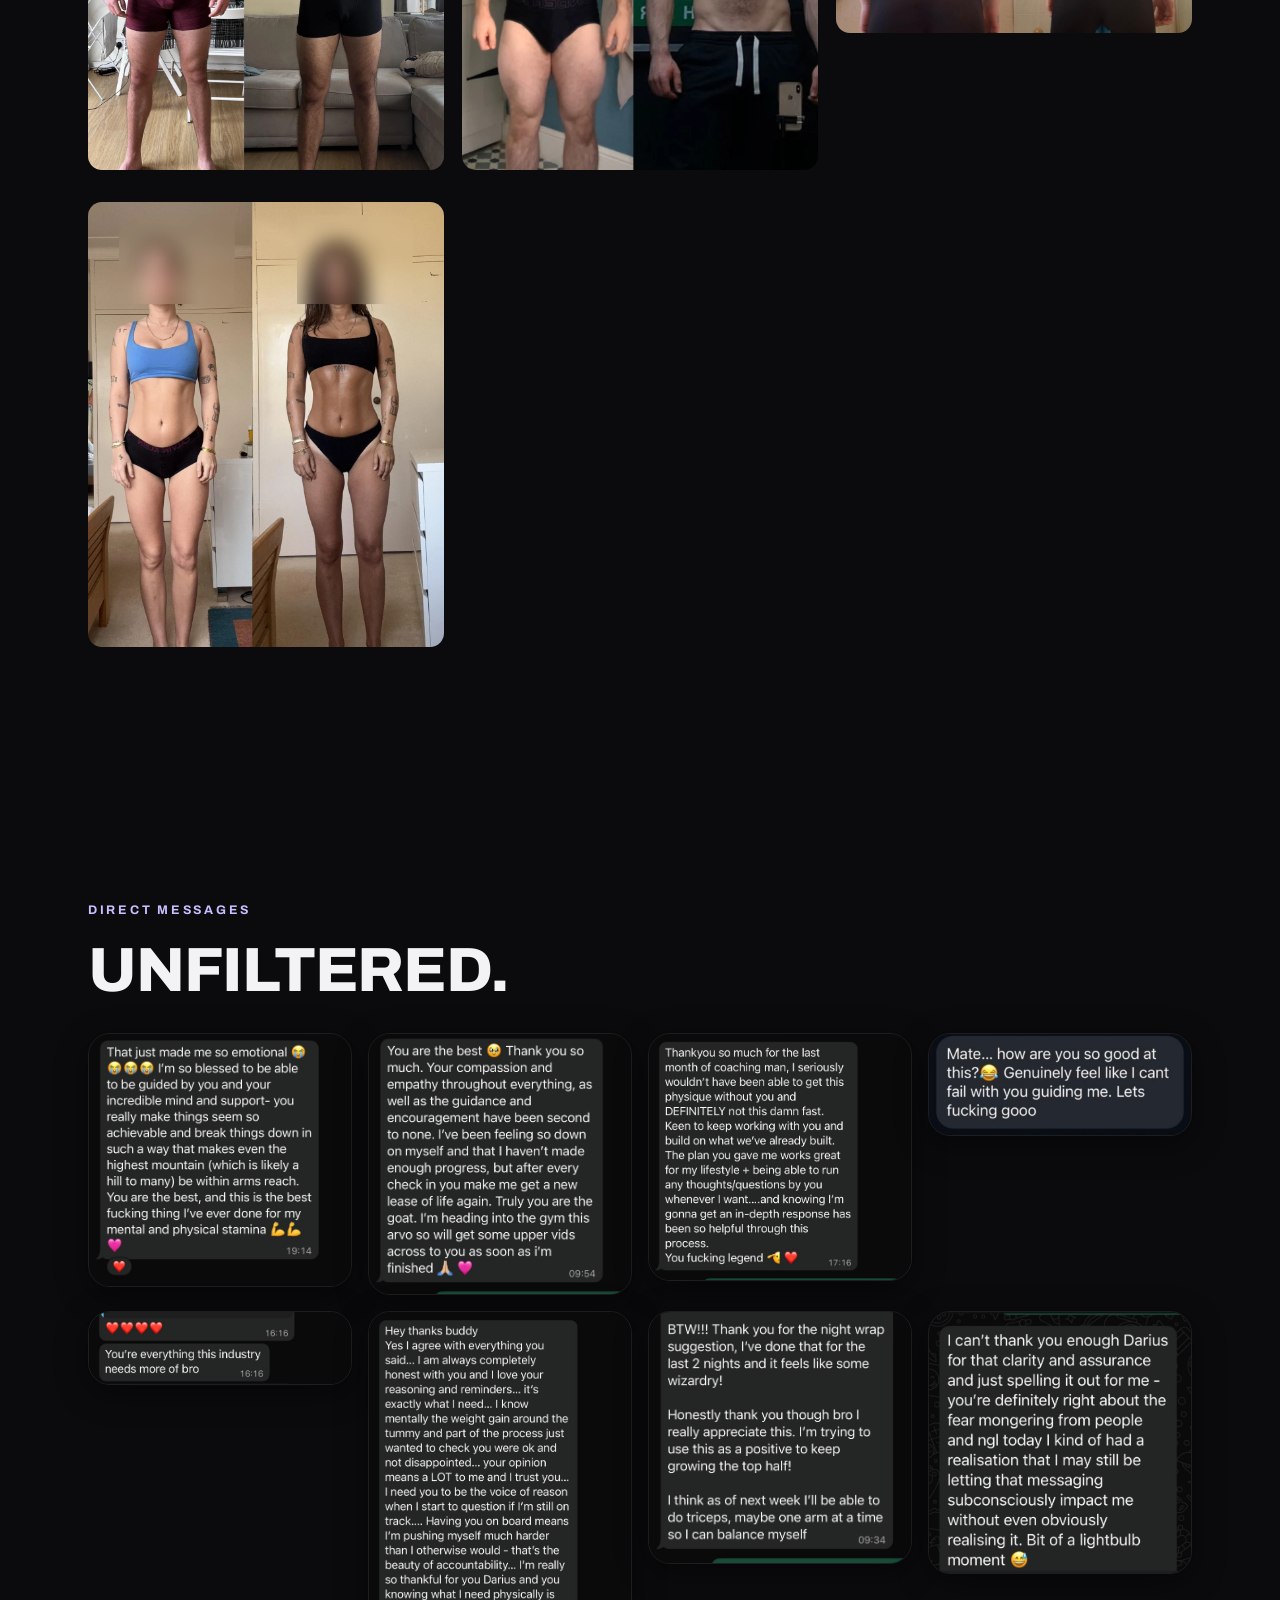
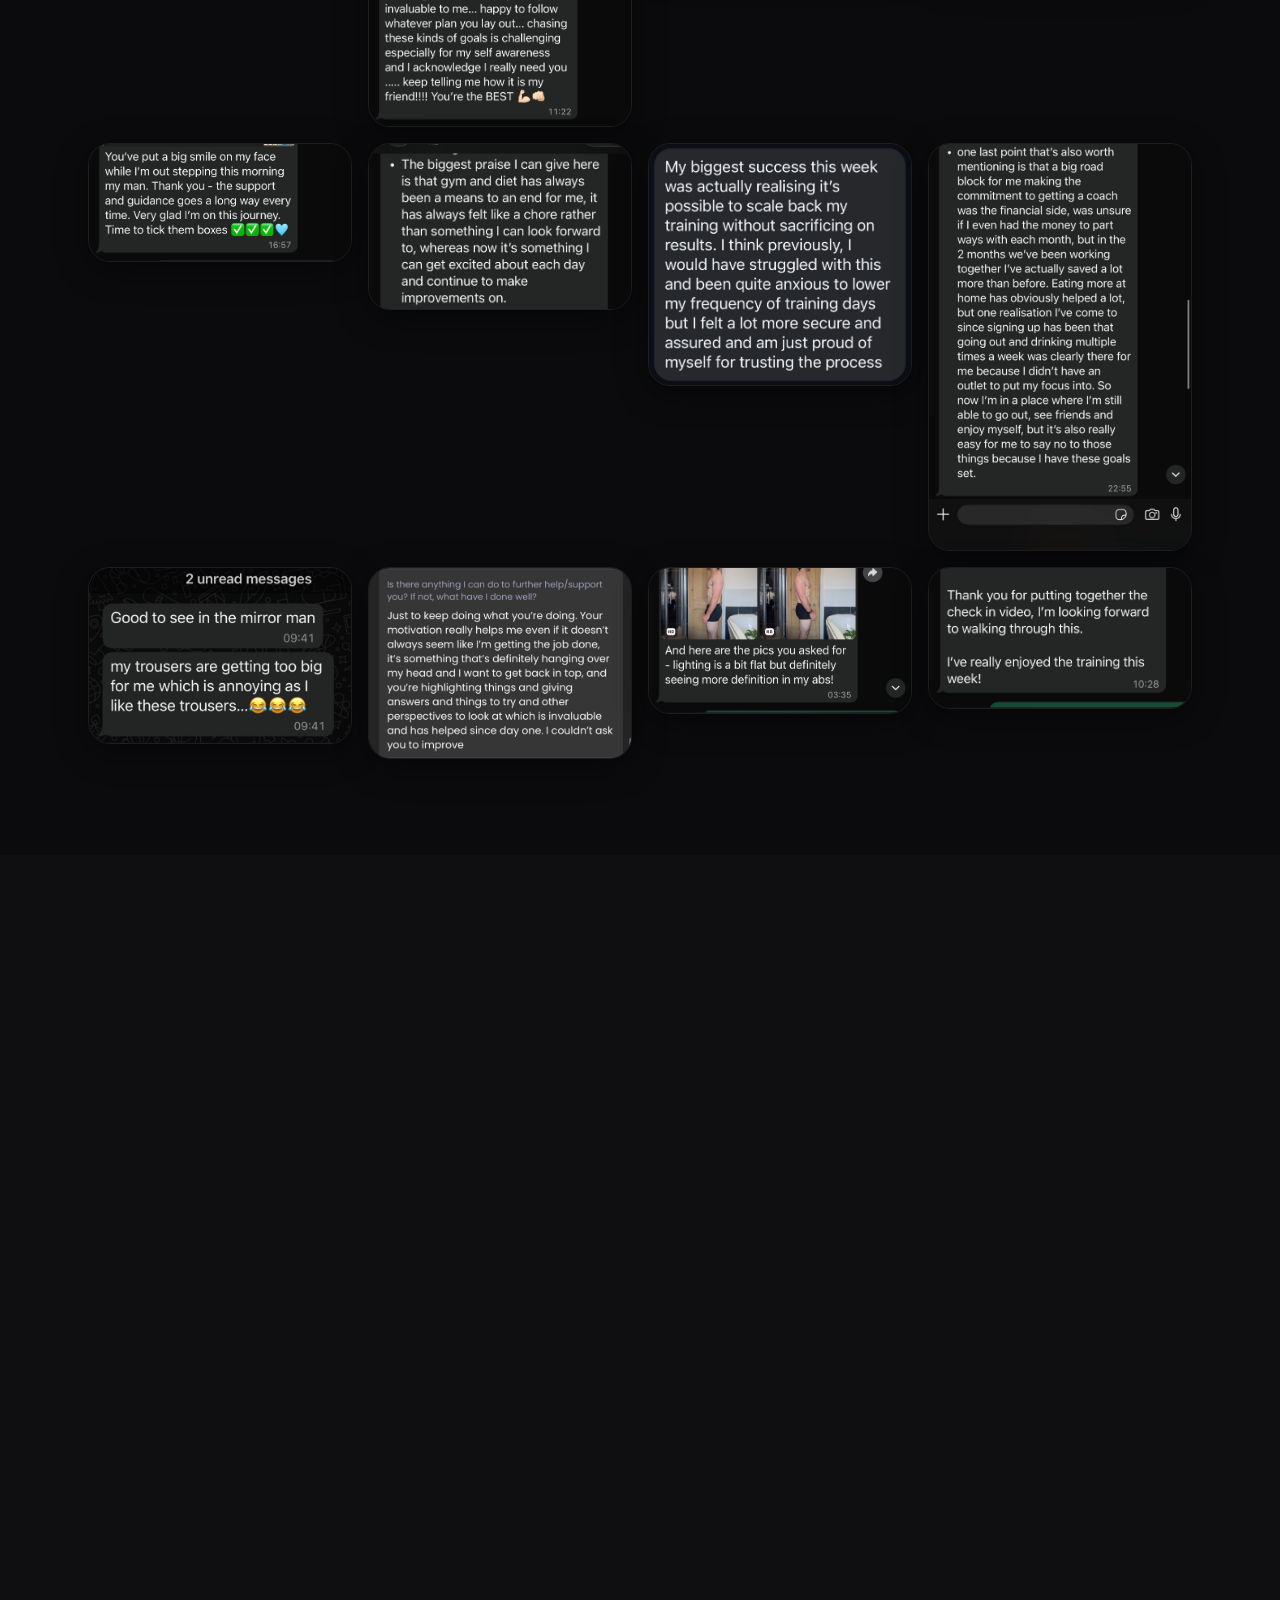
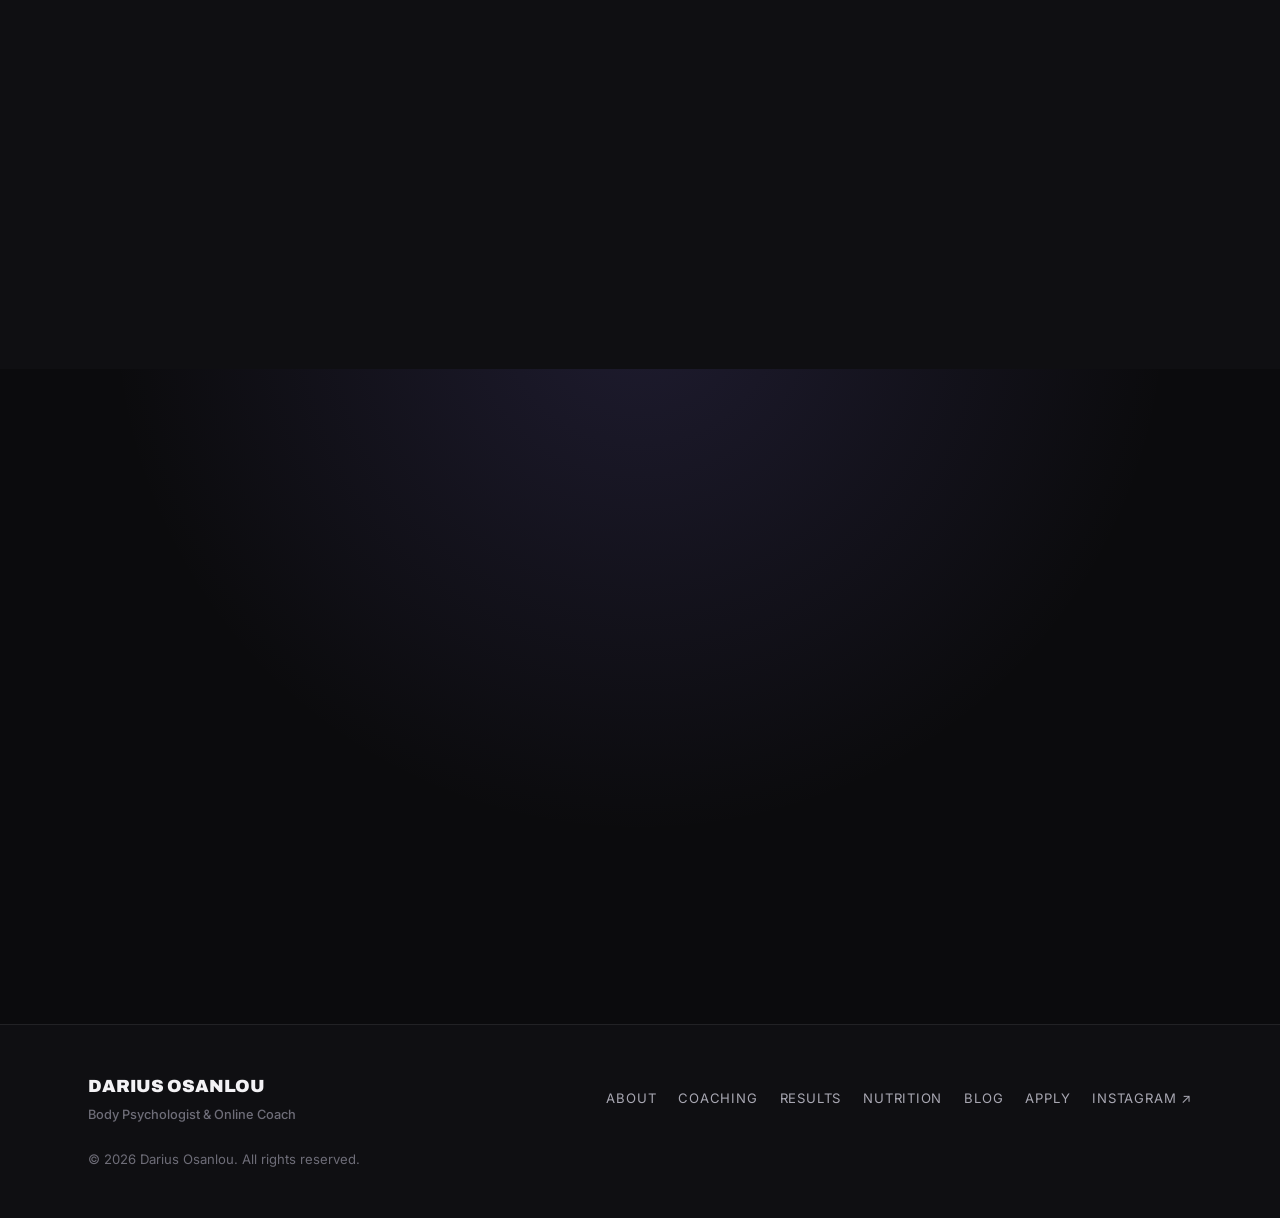
<file: results.html>
<!DOCTYPE html>
<html lang="en">
<head>
  <meta charset="UTF-8" />
  <meta name="viewport" content="width=device-width, initial-scale=1.0" />
  <title>Results · Darius Osanlou</title>
  <meta name="description" content="Real transformations from clients who stopped starting over. Body psychology coaching that lasts." />
  <link rel="canonical" href="https://www.dariusosanlou.com/results" />
  <meta property="og:title" content="Results · Darius Osanlou" />
  <meta property="og:description" content="Real transformations from clients who stopped starting over. Body psychology coaching that lasts." />
  <meta property="og:type" content="website" />
  <meta property="og:url" content="https://www.dariusosanlou.com/results" />
  <meta property="og:image" content="https://www.dariusosanlou.com/assets/result-1.webp" />
  <meta name="theme-color" content="#0b0b0d" />
  <link rel="icon" href="assets/favicon.svg" type="image/svg+xml" />
  <link rel="preconnect" href="https://fonts.googleapis.com" />
  <link rel="preconnect" href="https://fonts.gstatic.com" crossorigin />
  <link href="https://fonts.googleapis.com/css2?family=Archivo:wght@500;600;700;800;900&family=Inter:wght@400;500;600;700&display=swap" rel="stylesheet" />
  <link rel="stylesheet" href="css/styles.css?v=30" />
  <script type="application/ld+json">
  {
    "@context": "https://schema.org",
    "@graph": [
      {
        "@type": "ItemList",
        "@id": "https://www.dariusosanlou.com/results#reviews",
        "name": "Client Testimonials",
        "itemListElement": [
          {
            "@type": "Review",
            "position": 1,
            "author": { "@type": "Person", "name": "Andrew" },
            "reviewBody": "I've worked with coaches before, but nobody has taken the time to understand my circumstances the way Darius did. I have a long history of injuries and health issues, and I was worried I'd never be able to make meaningful progress in the gym. Instead of forcing a generic plan on me, he built everything around what I could do. Not only am I stronger and moving better than I have in years, but I finally feel confident training again.",
            "itemReviewed": {
              "@type": "Service",
              "@id": "https://www.dariusosanlou.com/coaching#service"
            },
            "reviewRating": {
              "@type": "Rating",
              "ratingValue": "5",
              "bestRating": "5"
            }
          },
          {
            "@type": "Review",
            "position": 2,
            "author": { "@type": "Person", "name": "Penelope" },
            "reviewBody": "What stands out about Darius is how much effort he puts into understanding the person behind the goal. Whether we were talking about training, nutrition, stress, confidence, or life in general, I always felt supported. The results speak for themselves, but the relationship we built throughout the process is what I'll remember most. It never felt transactional.",
            "itemReviewed": {
              "@type": "Service",
              "@id": "https://www.dariusosanlou.com/coaching#service"
            },
            "reviewRating": {
              "@type": "Rating",
              "ratingValue": "5",
              "bestRating": "5"
            }
          },
          {
            "@type": "Review",
            "position": 3,
            "author": { "@type": "Person", "name": "Simon" },
            "reviewBody": "One of the things I appreciated most was how evidence-based everything was. Darius has a rare ability to take complex topics around training, nutrition, psychology and health and explain them in a way that's practical and easy to apply. The result was not only a better physique, but a level of knowledge and confidence that I'll carry with me long after coaching.",
            "itemReviewed": {
              "@type": "Service",
              "@id": "https://www.dariusosanlou.com/coaching#service"
            },
            "reviewRating": {
              "@type": "Rating",
              "ratingValue": "5",
              "bestRating": "5"
            }
          },
          {
            "@type": "Review",
            "position": 4,
            "author": { "@type": "Person", "name": "Alia" },
            "reviewBody": "I was in a pretty bad place when I started coaching. My confidence was low, my habits were all over the place, and I felt stuck. Darius helped me simplify everything. Over time, small wins became major changes. I've lost weight, built muscle, and improved my health, but the biggest change is how I see myself. I trust myself again.",
            "itemReviewed": {
              "@type": "Service",
              "@id": "https://www.dariusosanlou.com/coaching#service"
            },
            "reviewRating": {
              "@type": "Rating",
              "ratingValue": "5",
              "bestRating": "5"
            }
          }
        ]
      },
      {
        "@type": "Product",
        "name": "1:1 Online Coaching by Darius Osanlou",
        "url": "https://www.dariusosanlou.com/coaching",
        "aggregateRating": {
          "@type": "AggregateRating",
          "ratingValue": "5",
          "bestRating": "5",
          "ratingCount": "4",
          "reviewCount": "4"
        }
      }
    ]
  }
  </script>
  <script src="js/analytics.js"></script>
  <script async src="https://www.googletagmanager.com/gtag/js?id=G-ZBSDD0F71P"></script>
</head>
<body>

  <!-- NAV -->
  <header class="nav" id="nav">
    <div class="container nav__inner">
      <a href="index.html" class="nav__logo"><img src="assets/motif.png" aria-hidden="true" style="width:42px; height:42px; object-fit:contain; opacity:0.92;"><span class="nav__logo-text">DARIUS<span class="nav__logo-sub">OSANLOU · MSc</span></span></a>
      <nav class="nav__links" id="navLinks">

        <a href="about.html">About</a>
        <a href="coaching.html">Coaching</a>
        <a href="results.html" aria-current="page">Results</a>
        <a href="nutrition-coaching.html">Nutrition</a>
        <a href="blog/index.html">Blog</a>
        <a href="apply.html" class="btn btn--sm nav__cta">Apply now</a>
      </nav>
      <button class="nav__toggle" id="navToggle" aria-label="Toggle menu" aria-expanded="false"><span></span><span></span><span></span></button>
    </div>
  </header>


  <!-- TRANSFORMATIONS -->
  <section class="section section--tight">
    <div class="container">
      <p class="section__kicker reveal">Transformations</p>
      <h2 class="section__title reveal">Before and after.</h2>
      <div class="transforms" style="margin-top:40px;">
        <figure class="transform reveal">
          <img src="assets/result-1.webp" alt="Client transformation 1" loading="lazy" />
          <figcaption>Sam lost 10kg and now faces gear accusations despite being natural. Proof that talent + hard-work can take you far.</figcaption>
        </figure>
        <figure class="transform reveal">
          <img src="assets/result-2.webp" alt="Client transformation 2" loading="lazy" />
          <figcaption>Declan wanted to improve his understanding of nutrition and relationship with food. In the process, he got pretty shredded.</figcaption>
        </figure>
        <figure class="transform reveal">
          <img src="assets/result-3.webp" alt="Client transformation 3" loading="lazy" />
          <figcaption>Who would listen to a coach who doesn't walk the walk themselves? I did a diet alongside a bunch of my clients to share the journey with them.</figcaption>
        </figure>
        <p class="reveal" style="grid-column: 1 / -1; margin: 16px 0 8px; color: var(--text-muted, #888); font-size: 0.875rem; letter-spacing: 0.05em; text-transform: uppercase;">More results from clients across the team</p>
        <figure class="transform reveal">
          <img src="assets/result-7.webp" alt="Client transformation 7" loading="lazy" />
          <figcaption></figcaption>
        </figure>
        <figure class="transform reveal">
          <img src="assets/result-10.webp" alt="Client transformation 10" loading="lazy" />
          <figcaption></figcaption>
        </figure>
        <figure class="transform reveal">
          <img src="assets/result-6.webp" alt="Client transformation 6" loading="lazy" />
          <figcaption></figcaption>
        </figure>
        <figure class="transform reveal">
          <img src="assets/result-4.webp" alt="Client transformation 4" loading="lazy" />
          <figcaption></figcaption>
        </figure>
        <figure class="transform reveal">
          <img src="assets/result-8.webp" alt="Client transformation 8" loading="lazy" />
          <figcaption></figcaption>
        </figure>
        <figure class="transform reveal">
          <img src="assets/result-9.jpg" alt="Client transformation 9" loading="lazy" />
          <figcaption></figcaption>
        </figure>
        <figure class="transform reveal">
          <img src="assets/result-5.webp" alt="Client transformation 5" loading="lazy" />
          <figcaption></figcaption>
        </figure>
      </div>
    </div>
  </section>

  <!-- SCREENSHOT TESTIMONIALS -->
  <section class="section section--tight">
    <div class="container">
      <p class="section__kicker reveal">Direct Messages</p>
      <h2 class="section__title reveal">Unfiltered.</h2>

      <div class="screenshots reveal">
        <img src="assets/testimonial-16.jpeg" alt="Client message" class="screenshot-img" loading="lazy" />
        <img src="assets/testimonial-15.jpeg" alt="Client message" class="screenshot-img" loading="lazy" />
        <img src="assets/testimonial-7.jpeg" alt="Client message" class="screenshot-img" loading="lazy" />
        <img src="assets/testimonial-11.jpeg" alt="Client message" class="screenshot-img" loading="lazy" />
        <img src="assets/testimonial-1.jpeg" alt="Client message" class="screenshot-img" loading="lazy" />
        <img src="assets/testimonial-2.jpeg" alt="Client message" class="screenshot-img" loading="lazy" />
        <img src="assets/testimonial-13.jpeg" alt="Client message" class="screenshot-img" loading="lazy" />
        <img src="assets/testimonial-9.jpeg" alt="Client message" class="screenshot-img" loading="lazy" />
        <img src="assets/testimonial-8.jpeg" alt="Client message" class="screenshot-img" loading="lazy" />
        <img src="assets/testimonial-6.jpeg" alt="Client message" class="screenshot-img" loading="lazy" />
        <img src="assets/testimonial-10.jpeg" alt="Client message" class="screenshot-img" loading="lazy" />
        <img src="assets/testimonial-5.jpeg" alt="Client message" class="screenshot-img" loading="lazy" />
        <img src="assets/testimonial-3.jpeg" alt="Client message" class="screenshot-img" loading="lazy" />
        <img src="assets/testimonial-4.jpeg" alt="Client message" class="screenshot-img" loading="lazy" />
        <img src="assets/testimonial-12.jpeg" alt="Client message" class="screenshot-img" loading="lazy" />
        <img src="assets/testimonial-14.jpeg" alt="Client message" class="screenshot-img" loading="lazy" />
      </div>
    </div>
  </section>

  <!-- TESTIMONIALS -->
  <section class="section section--tight" style="background:var(--bg-2);">
    <div class="container">
      <p class="section__kicker reveal">In Their Words</p>
      <h2 class="section__title reveal">What clients say.</h2>
      <div class="testimonials" style="margin-top:40px;">
        <blockquote class="testimonial reveal">
          <p>"I've worked with coaches before, but nobody has taken the time to understand my circumstances the way Darius did. I have a long history of injuries and health issues, and I was worried I'd never be able to make meaningful progress in the gym. Instead of forcing a generic plan on me, he built everything around what I could do. Every exercise had a purpose, every adjustment made sense, and I always felt listened to. Not only am I stronger and moving better than I have in years, but I finally feel confident training again."</p>
          <cite>Andrew, Senior Graphic Designer</cite>
        </blockquote>
        <blockquote class="testimonial reveal">
          <p>"What stands out about Darius is how much effort he puts into understanding the person behind the goal. Whenever I had questions, I got thoughtful answers rather than generic responses. Whether we were talking about training, nutrition, stress, confidence, or life in general, I always felt supported. The results speak for themselves, but the relationship we built throughout the process is what I'll remember most. It never felt transactional. It felt like having somebody genuinely invested in seeing me succeed."</p>
          <cite>Penelope, Financial Analyst</cite>
        </blockquote>
        <blockquote class="testimonial reveal">
          <p>"One of the things I appreciated most was how evidence-based everything was. Darius has a rare ability to take complex topics around training, nutrition, psychology, and health and explain them in a way that's practical and easy to apply. I never felt like I was blindly following instructions. I understood why we were doing what we were doing. The result was not only a better physique, but a level of knowledge and confidence that I'll carry with me long after coaching."</p>
          <cite>Simon, Teacher</cite>
        </blockquote>
        <blockquote class="testimonial reveal">
          <p>"I was in a pretty bad place when I started coaching. My confidence was low, my habits were all over the place, and I felt stuck. Darius helped me simplify everything. Instead of trying to overhaul my life overnight, we focused on small wins that gradually built momentum. Over time, those small wins became major changes. I've lost weight, built muscle, and improved my health, but the biggest change is how I see myself. I trust myself again."</p>
          <cite>Alia, PR</cite>
        </blockquote>
      </div>
    </div>
  </section>

  <!-- CTA -->
  <section class="cta">
    <div class="container cta__inner reveal">
      <h2 class="cta__title">Your turn to <span class="grad">make it stick.</span></h2>
      <p class="cta__sub">Spots are limited and coaching is application-only. If you're serious about doing this properly, start here.</p>
      <a href="apply.html" class="btn btn--lg">Apply to work with me</a>
    </div>
  </section>

  <!-- FOOTER -->
  <footer class="footer">
    <div class="container footer__inner">
      <div class="footer__brand">DARIUS OSANLOU<span>Body Psychologist &amp; Online Coach</span></div>
      <nav class="footer__links">
        <a href="about.html">About</a>
        <a href="coaching.html">Coaching</a>
        <a href="results.html">Results</a>
        <a href="nutrition-coaching.html">Nutrition</a>
        <a href="blog/index.html">Blog</a>
        <a href="apply.html">Apply</a>
        <a href="https://www.instagram.com/darius_osanlou/" target="_blank" rel="noopener noreferrer">Instagram ↗</a>
      </nav>
      <p class="footer__copy">© <span id="year">2026</span> Darius Osanlou. All rights reserved.</p>
    </div>
  </footer>

  <script src="js/main.js"></script>
</body>
</html>
</file>
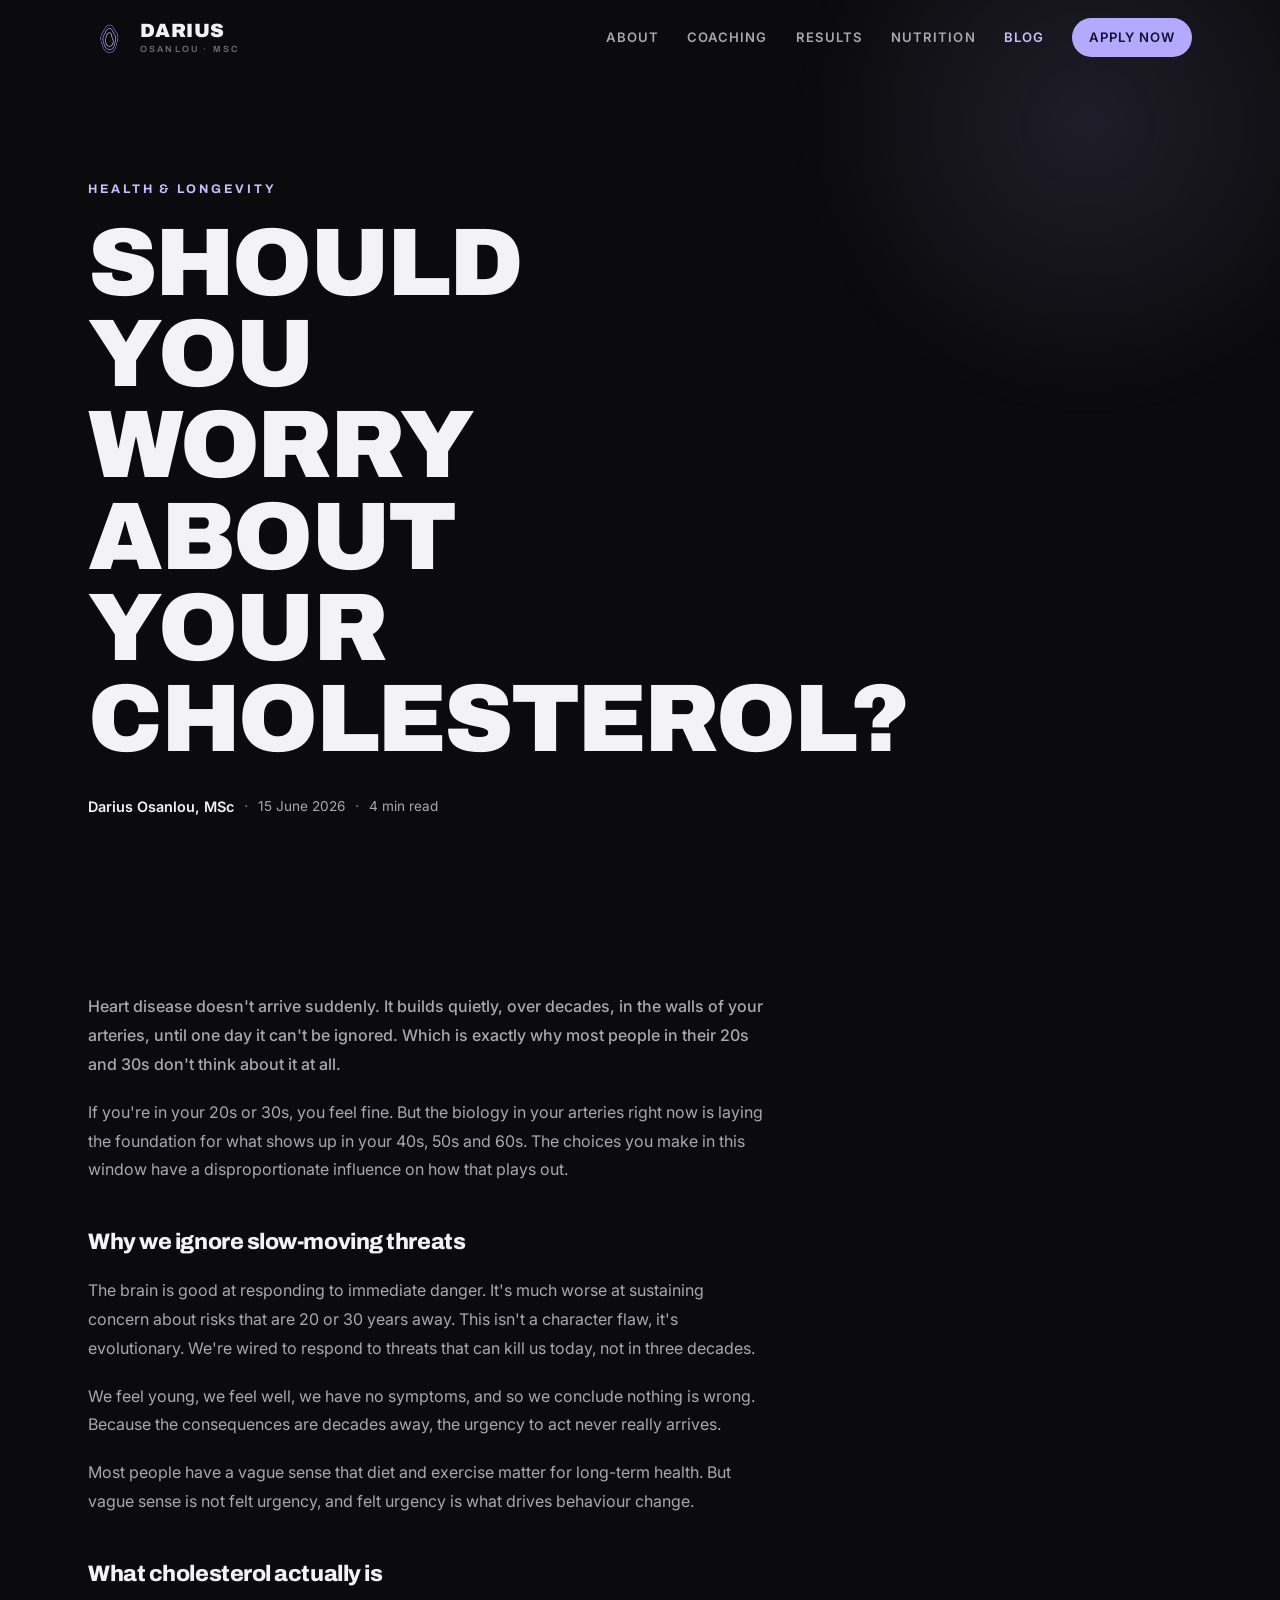
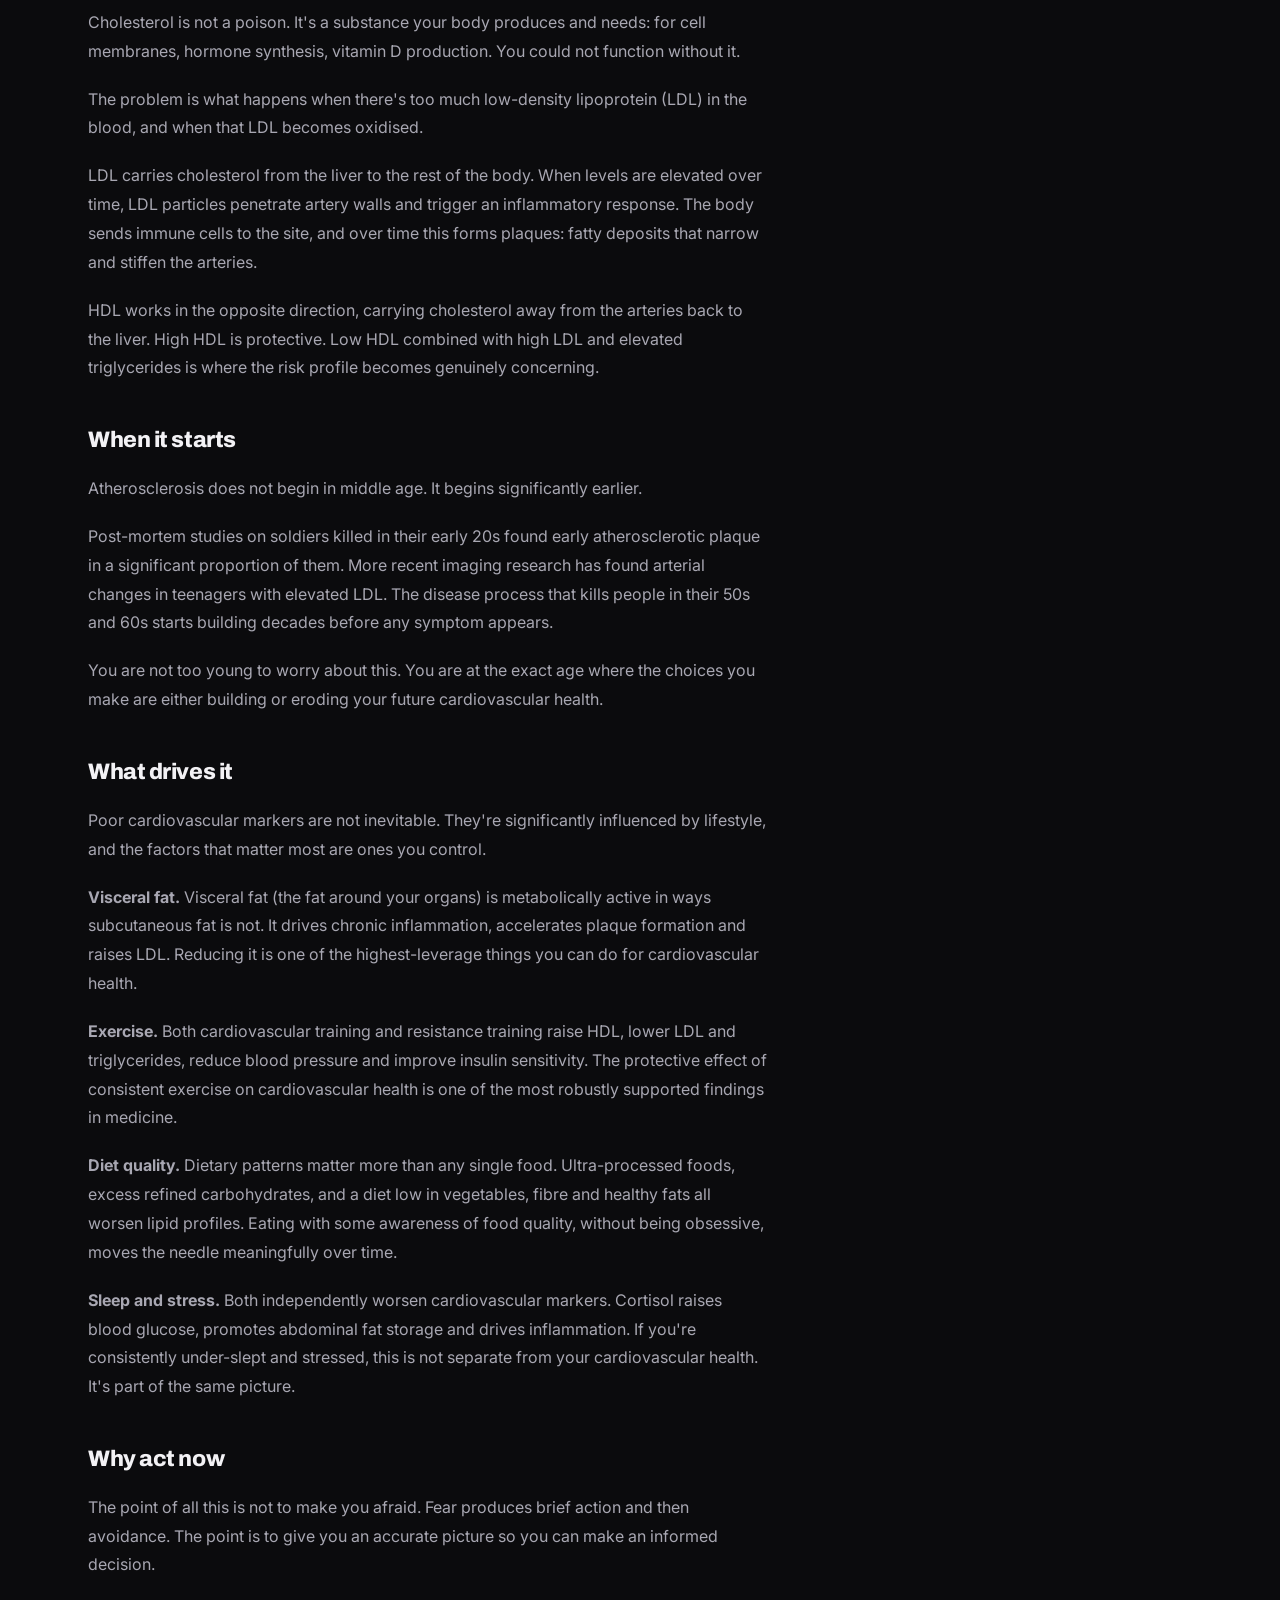
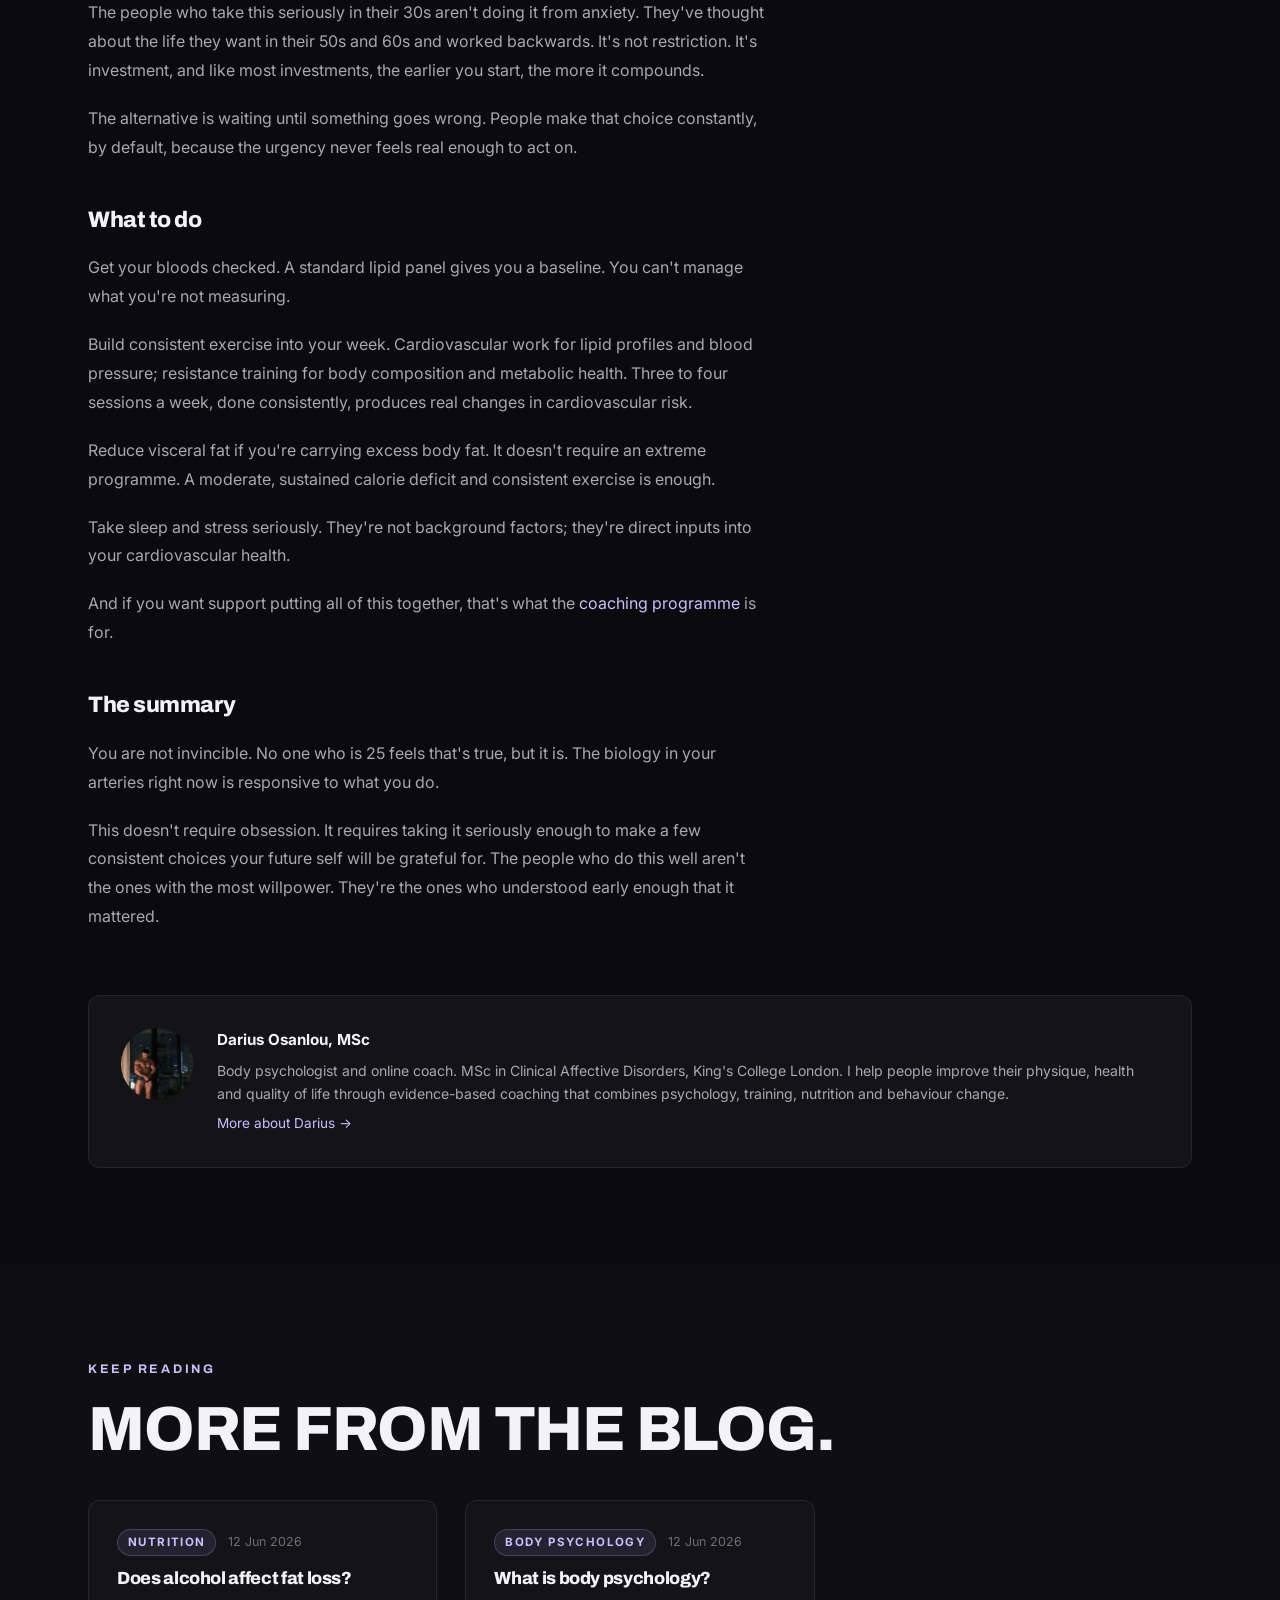
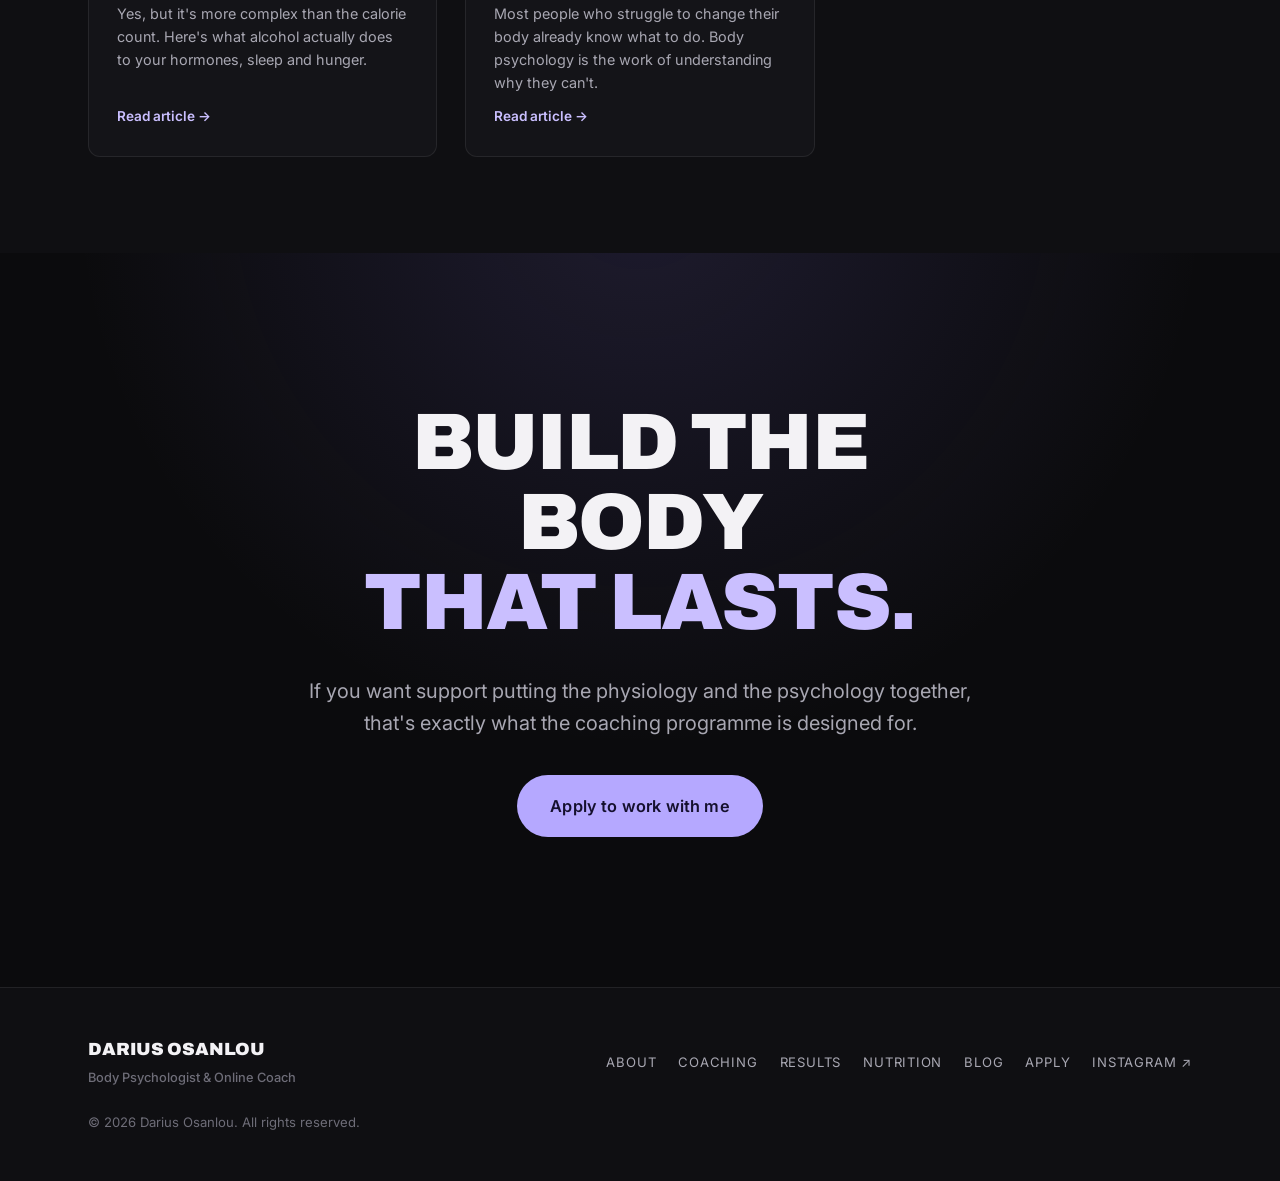
<file: blog/cholesterol-in-your-twenties.html>
<!DOCTYPE html>
<html lang="en">
<head>
  <meta charset="UTF-8" />
  <meta name="viewport" content="width=device-width, initial-scale=1.0" />
  <title>Should you worry about your cholesterol? · Darius Osanlou</title>
  <meta name="description" content="Heart disease doesn't arrive suddenly. It builds quietly over decades. Here's what your cholesterol is actually doing, why most people ignore it, and what to do about it." />
  <link rel="canonical" href="https://www.dariusosanlou.com/blog/cholesterol-in-your-twenties" />
  <meta property="og:title" content="Should you worry about your cholesterol? · Darius Osanlou" />
  <meta property="og:description" content="Heart disease doesn't arrive suddenly. It builds quietly over decades. Here's what your cholesterol is actually doing, why most people ignore it, and what to do about it." />
  <meta property="og:type" content="article" />
  <meta property="og:url" content="https://www.dariusosanlou.com/blog/cholesterol-in-your-twenties" />
  <meta property="og:image" content="https://www.dariusosanlou.com/assets/coaching-portrait.jpg" />
  <meta name="theme-color" content="#0b0b0d" />
  <link rel="icon" href="../assets/favicon.svg" type="image/svg+xml" />
  <link rel="preconnect" href="https://fonts.googleapis.com" />
  <link rel="preconnect" href="https://fonts.gstatic.com" crossorigin />
  <link href="https://fonts.googleapis.com/css2?family=Archivo:wght@500;600;700;800;900&family=Inter:wght@400;500;600;700&display=swap" rel="stylesheet" />
  <link rel="stylesheet" href="../css/styles.css?v=30" />
  <script type="application/ld+json">
  {
    "@context": "https://schema.org",
    "@type": "BlogPosting",
    "headline": "Should you worry about your cholesterol?",
    "description": "Heart disease doesn't arrive suddenly. It builds quietly over decades. Here's what your cholesterol is actually doing, why most people ignore it, and what to do about it.",
    "url": "https://www.dariusosanlou.com/blog/cholesterol-in-your-twenties",
    "datePublished": "2026-06-15",
    "dateModified": "2026-06-15",
    "author": {
      "@type": "Person",
      "@id": "https://www.dariusosanlou.com/#person",
      "name": "Darius Osanlou",
      "jobTitle": "Body Psychologist"
    },
    "publisher": {
      "@type": "Person",
      "@id": "https://www.dariusosanlou.com/#person",
      "name": "Darius Osanlou"
    },
    "mainEntityOfPage": {
      "@type": "WebPage",
      "@id": "https://www.dariusosanlou.com/blog/cholesterol-in-your-twenties"
    }
  }
  </script>
  <script src="../js/analytics.js"></script>
  <script async src="https://www.googletagmanager.com/gtag/js?id=G-ZBSDD0F71P"></script>
</head>
<body>

  <!-- NAV -->
  <header class="nav" id="nav">
    <div class="container nav__inner">
      <a href="../index.html" class="nav__logo"><img src="../assets/motif.png" aria-hidden="true" style="width:42px; height:42px; object-fit:contain; opacity:0.92;"><span class="nav__logo-text">DARIUS<span class="nav__logo-sub">OSANLOU · MSc</span></span></a>
      <nav class="nav__links" id="navLinks">
        <a href="../about.html">About</a>
        <a href="../coaching.html">Coaching</a>
        <a href="../results.html">Results</a>
        <a href="../nutrition-coaching.html">Nutrition</a>
        <a href="index.html" aria-current="page">Blog</a>
        <a href="../apply.html" class="btn btn--sm nav__cta">Apply now</a>
      </nav>
      <button class="nav__toggle" id="navToggle" aria-label="Toggle menu" aria-expanded="false"><span></span><span></span><span></span></button>
    </div>
  </header>

  <!-- ARTICLE HERO -->
  <section class="page-hero">
    <div class="container">
      <div class="page-hero__inner reveal">
        <p class="section__kicker">Health &amp; Longevity</p>
        <h1>Should you worry about<br>your cholesterol?</h1>
      </div>
      <div class="article-meta reveal" style="margin-top:24px;">
        <span class="article-meta__author">Darius Osanlou, MSc</span>
        <span class="article-meta__sep">·</span>
        <span class="article-meta__date">15 June 2026</span>
        <span class="article-meta__sep">·</span>
        <span class="article-meta__read">4 min read</span>
      </div>
    </div>
  </section>

  <!-- ARTICLE BODY -->
  <article class="section section--tight">
    <div class="container">
      <div class="article-body reveal">

        <p class="article-lead">Heart disease doesn't arrive suddenly. It builds quietly, over decades, in the walls of your arteries, until one day it can't be ignored. Which is exactly why most people in their 20s and 30s don't think about it at all.</p>

        <p>If you're in your 20s or 30s, you feel fine. But the biology in your arteries right now is laying the foundation for what shows up in your 40s, 50s and 60s. The choices you make in this window have a disproportionate influence on how that plays out.</p>

        <h2>Why we ignore slow-moving threats</h2>

        <p>The brain is good at responding to immediate danger. It's much worse at sustaining concern about risks that are 20 or 30 years away. This isn't a character flaw, it's evolutionary. We're wired to respond to threats that can kill us today, not in three decades.</p>

        <p>We feel young, we feel well, we have no symptoms, and so we conclude nothing is wrong. Because the consequences are decades away, the urgency to act never really arrives.</p>

        <p>Most people have a vague sense that diet and exercise matter for long-term health. But vague sense is not felt urgency, and felt urgency is what drives behaviour change.</p>

        <h2>What cholesterol actually is</h2>

        <p>Cholesterol is not a poison. It's a substance your body produces and needs: for cell membranes, hormone synthesis, vitamin D production. You could not function without it.</p>

        <p>The problem is what happens when there's too much low-density lipoprotein (LDL) in the blood, and when that LDL becomes oxidised.</p>

        <p>LDL carries cholesterol from the liver to the rest of the body. When levels are elevated over time, LDL particles penetrate artery walls and trigger an inflammatory response. The body sends immune cells to the site, and over time this forms plaques: fatty deposits that narrow and stiffen the arteries.</p>

        <p>HDL works in the opposite direction, carrying cholesterol away from the arteries back to the liver. High HDL is protective. Low HDL combined with high LDL and elevated triglycerides is where the risk profile becomes genuinely concerning.</p>

        <h2>When it starts</h2>

        <p>Atherosclerosis does not begin in middle age. It begins significantly earlier.</p>

        <p>Post-mortem studies on soldiers killed in their early 20s found early atherosclerotic plaque in a significant proportion of them. More recent imaging research has found arterial changes in teenagers with elevated LDL. The disease process that kills people in their 50s and 60s starts building decades before any symptom appears.</p>

        <p>You are not too young to worry about this. You are at the exact age where the choices you make are either building or eroding your future cardiovascular health.</p>

        <h2>What drives it</h2>

        <p>Poor cardiovascular markers are not inevitable. They're significantly influenced by lifestyle, and the factors that matter most are ones you control.</p>

        <p><strong>Visceral fat.</strong> Visceral fat (the fat around your organs) is metabolically active in ways subcutaneous fat is not. It drives chronic inflammation, accelerates plaque formation and raises LDL. Reducing it is one of the highest-leverage things you can do for cardiovascular health.</p>

        <p><strong>Exercise.</strong> Both cardiovascular training and resistance training raise HDL, lower LDL and triglycerides, reduce blood pressure and improve insulin sensitivity. The protective effect of consistent exercise on cardiovascular health is one of the most robustly supported findings in medicine.</p>

        <p><strong>Diet quality.</strong> Dietary patterns matter more than any single food. Ultra-processed foods, excess refined carbohydrates, and a diet low in vegetables, fibre and healthy fats all worsen lipid profiles. Eating with some awareness of food quality, without being obsessive, moves the needle meaningfully over time.</p>

        <p><strong>Sleep and stress.</strong> Both independently worsen cardiovascular markers. Cortisol raises blood glucose, promotes abdominal fat storage and drives inflammation. If you're consistently under-slept and stressed, this is not separate from your cardiovascular health. It's part of the same picture.</p>

        <h2>Why act now</h2>

        <p>The point of all this is not to make you afraid. Fear produces brief action and then avoidance. The point is to give you an accurate picture so you can make an informed decision.</p>

        <p>The people who take this seriously in their 30s aren't doing it from anxiety. They've thought about the life they want in their 50s and 60s and worked backwards. It's not restriction. It's investment, and like most investments, the earlier you start, the more it compounds.</p>

        <p>The alternative is waiting until something goes wrong. People make that choice constantly, by default, because the urgency never feels real enough to act on.</p>

        <h2>What to do</h2>

        <p>Get your bloods checked. A standard lipid panel gives you a baseline. You can't manage what you're not measuring.</p>

        <p>Build consistent exercise into your week. Cardiovascular work for lipid profiles and blood pressure; resistance training for body composition and metabolic health. Three to four sessions a week, done consistently, produces real changes in cardiovascular risk.</p>

        <p>Reduce visceral fat if you're carrying excess body fat. It doesn't require an extreme programme. A moderate, sustained calorie deficit and consistent exercise is enough.</p>

        <p>Take sleep and stress seriously. They're not background factors; they're direct inputs into your cardiovascular health.</p>

        <p>And if you want support putting all of this together, that's what the <a href="../coaching.html" class="accent">coaching programme</a> is for.</p>

        <h2>The summary</h2>

        <p>You are not invincible. No one who is 25 feels that's true, but it is. The biology in your arteries right now is responsive to what you do.</p>

        <p>This doesn't require obsession. It requires taking it seriously enough to make a few consistent choices your future self will be grateful for. The people who do this well aren't the ones with the most willpower. They're the ones who understood early enough that it mattered.</p>

      </div>

      <!-- AUTHOR BIO -->
      <div class="article-author reveal" style="margin-top:64px;">
        <img src="../assets/coaching-portrait.jpg" alt="Darius Osanlou" class="article-author__photo" loading="lazy" />
        <div class="article-author__copy">
          <strong>Darius Osanlou, MSc</strong>
          <p>Body psychologist and online coach. MSc in Clinical Affective Disorders, King's College London. I help people improve their physique, health and quality of life through evidence-based coaching that combines psychology, training, nutrition and behaviour change.</p>
          <a href="../about.html" class="accent">More about Darius →</a>
        </div>
      </div>

    </div>
  </article>

  <!-- RELATED -->
  <section class="section section--tight" style="background:var(--bg-2);">
    <div class="container">
      <p class="section__kicker reveal">Keep Reading</p>
      <h2 class="section__title reveal">More from the blog.</h2>
      <div class="blog-grid reveal" style="margin-top:40px;">
        <article class="blog-card">
          <div class="blog-card__meta">
            <span class="blog-card__cat">Nutrition</span>
            <span class="blog-card__date">12 Jun 2026</span>
          </div>
          <h3 class="blog-card__title"><a href="does-alcohol-affect-fat-loss.html">Does alcohol affect fat loss?</a></h3>
          <p class="blog-card__excerpt">Yes, but it's more complex than the calorie count. Here's what alcohol actually does to your hormones, sleep and hunger.</p>
          <a href="does-alcohol-affect-fat-loss.html" class="blog-card__link">Read article →</a>
        </article>
        <article class="blog-card">
          <div class="blog-card__meta">
            <span class="blog-card__cat">Body Psychology</span>
            <span class="blog-card__date">12 Jun 2026</span>
          </div>
          <h3 class="blog-card__title"><a href="what-is-body-psychology.html">What is body psychology?</a></h3>
          <p class="blog-card__excerpt">Most people who struggle to change their body already know what to do. Body psychology is the work of understanding why they can't.</p>
          <a href="what-is-body-psychology.html" class="blog-card__link">Read article →</a>
        </article>
      </div>
    </div>
  </section>

  <!-- CTA -->
  <section class="cta">
    <div class="container cta__inner reveal">
      <h2 class="cta__title">Build the body<br><span class="grad">that lasts.</span></h2>
      <p class="cta__sub">If you want support putting the physiology and the psychology together, that's exactly what the coaching programme is designed for.</p>
      <a href="../apply.html" class="btn btn--lg">Apply to work with me</a>
    </div>
  </section>

  <!-- FOOTER -->
  <footer class="footer">
    <div class="container footer__inner">
      <div class="footer__brand">DARIUS OSANLOU<span>Body Psychologist &amp; Online Coach</span></div>
      <nav class="footer__links">
        <a href="../about.html">About</a>
        <a href="../coaching.html">Coaching</a>
        <a href="../results.html">Results</a>
        <a href="../nutrition-coaching.html">Nutrition</a>
        <a href="index.html">Blog</a>
        <a href="../apply.html">Apply</a>
        <a href="https://www.instagram.com/darius_osanlou/" target="_blank" rel="noopener noreferrer">Instagram ↗</a>
      </nav>
      <p class="footer__copy">&copy; <span id="year">2026</span> Darius Osanlou. All rights reserved.</p>
    </div>
  </footer>

  <script src="../js/main.js"></script>
</body>
</html>
</file>
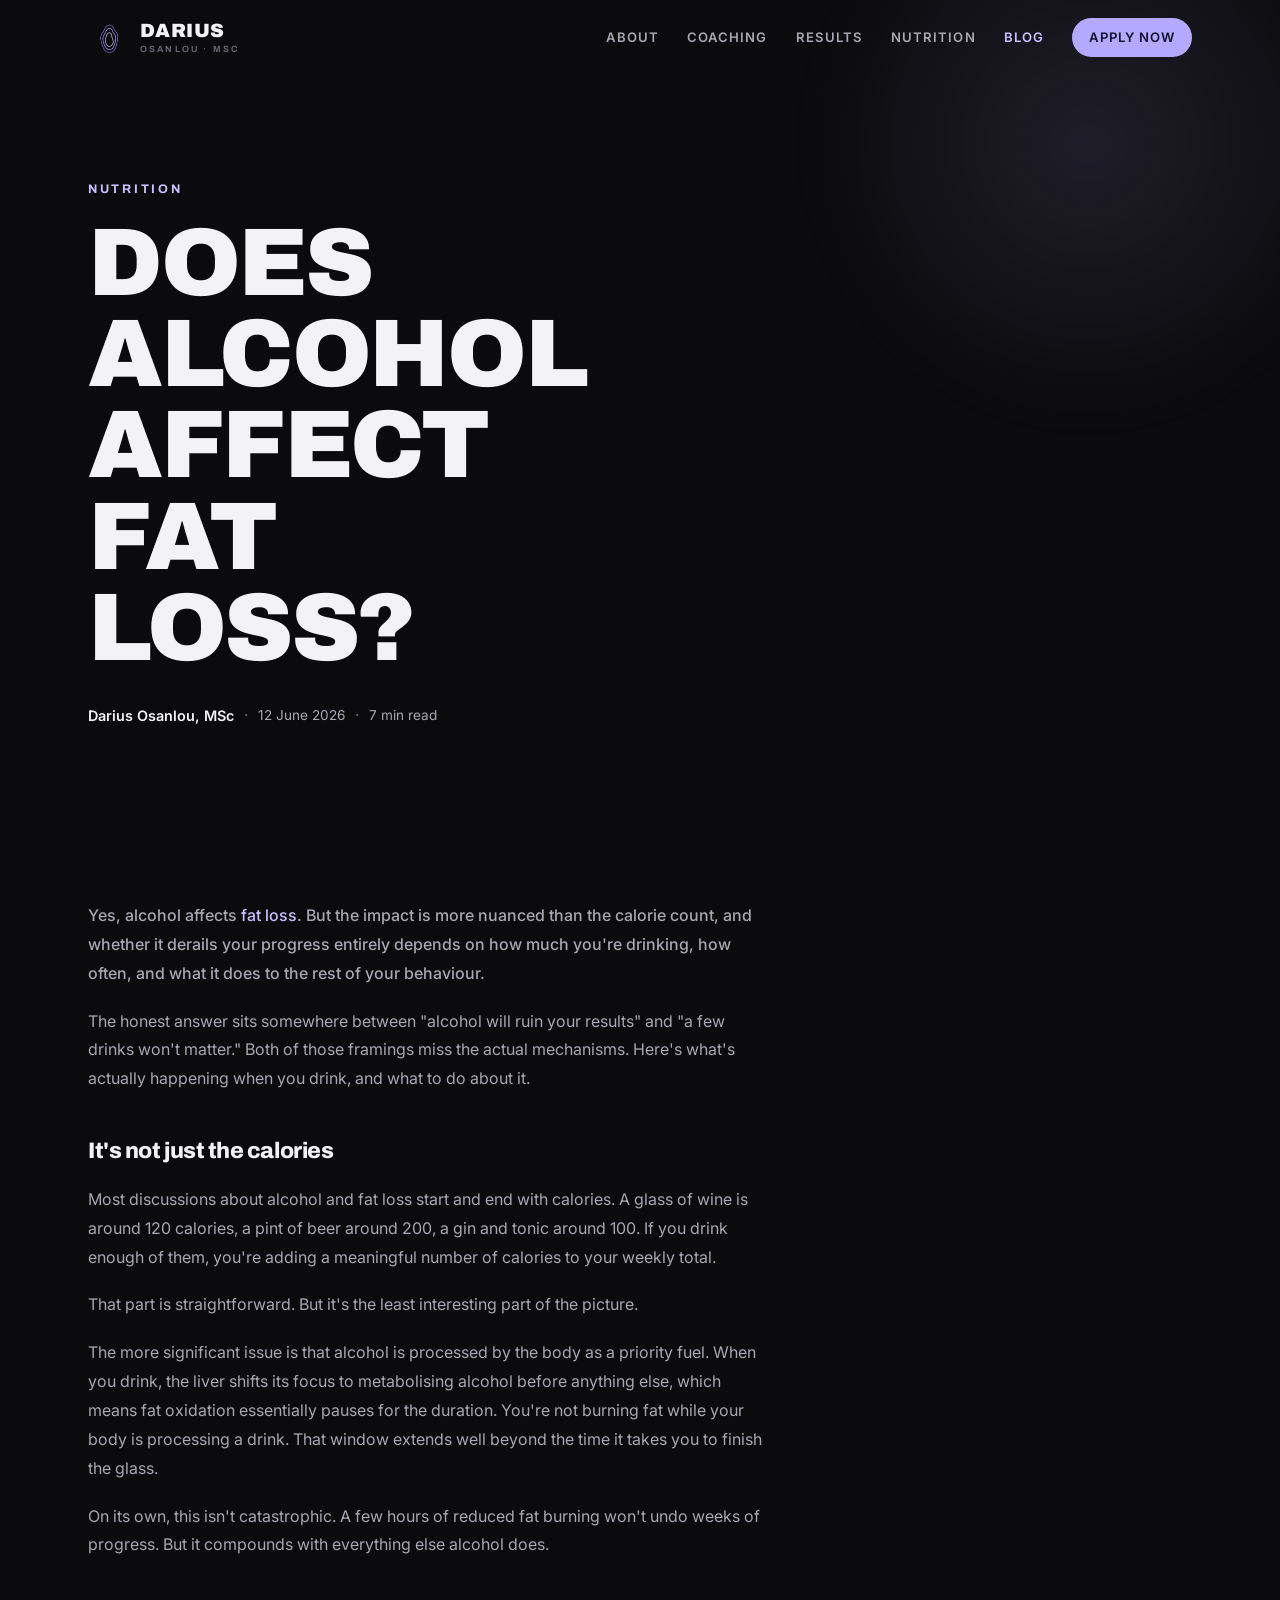
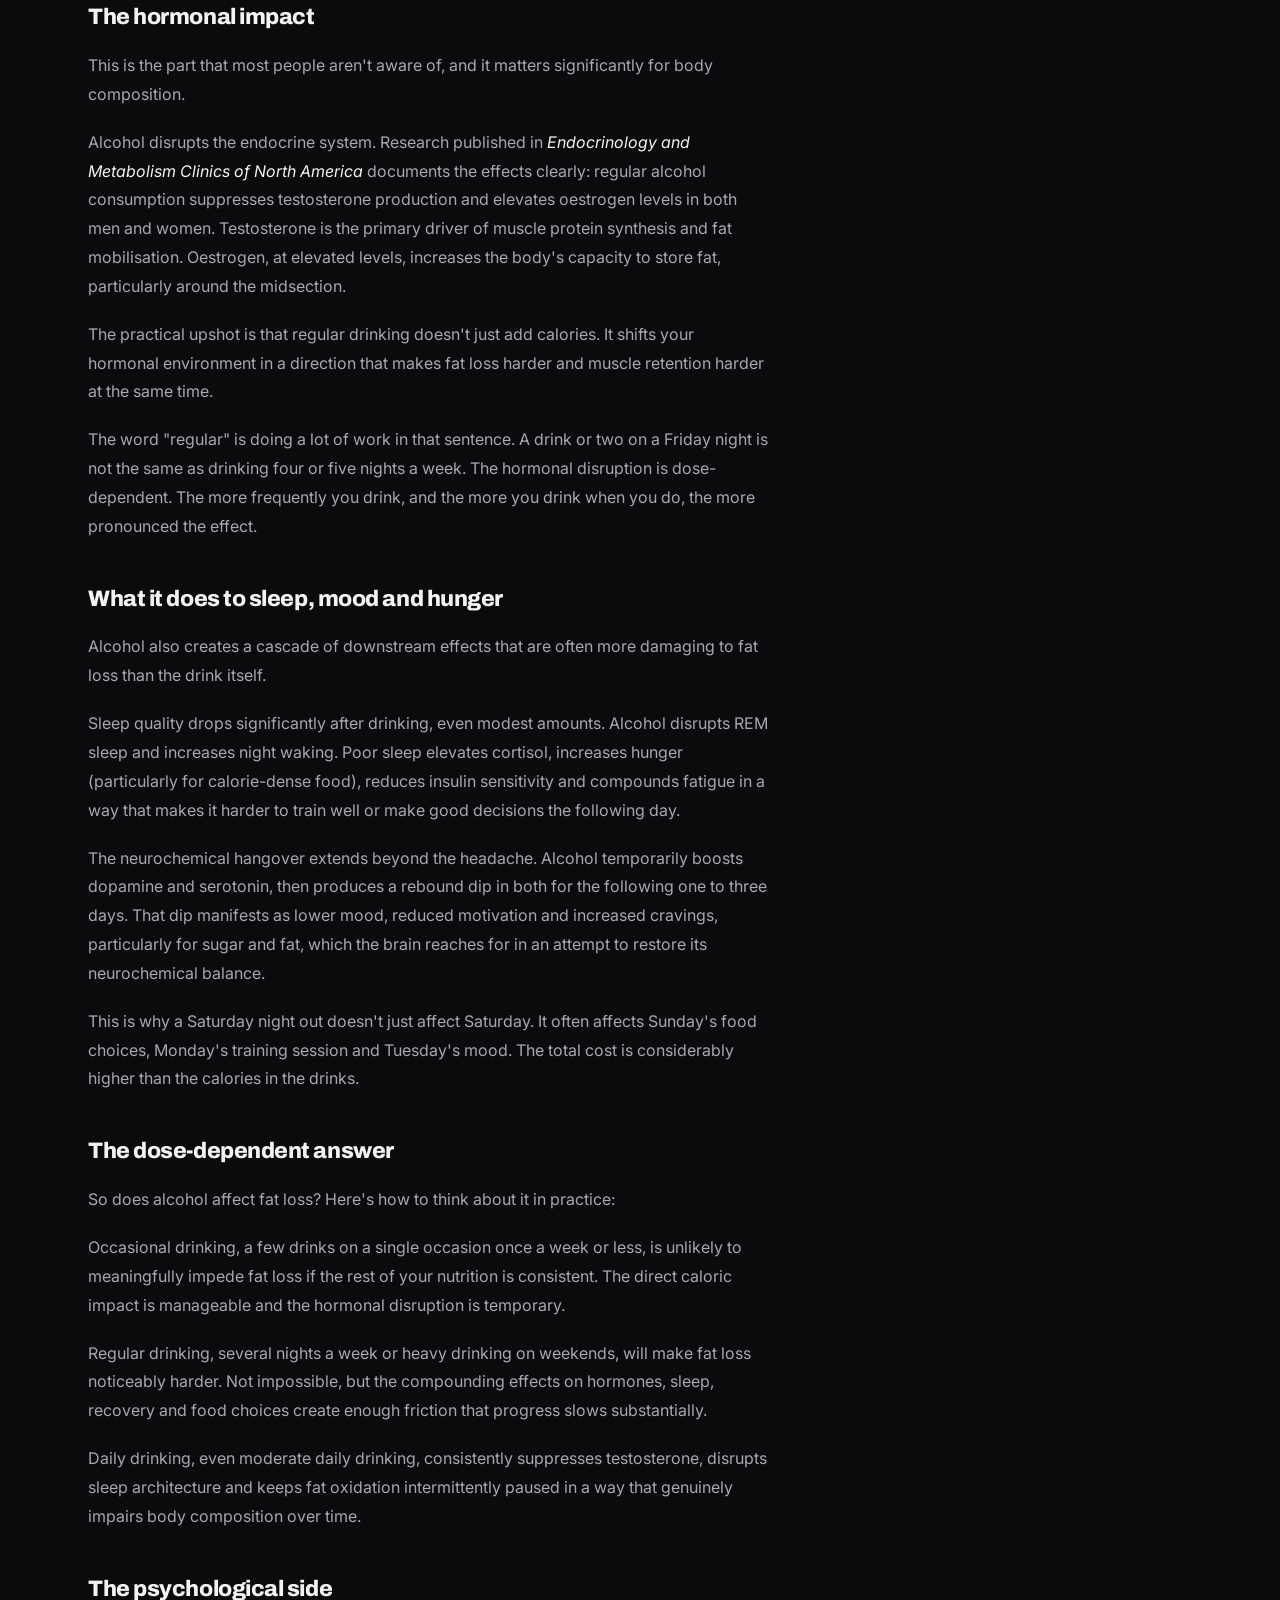
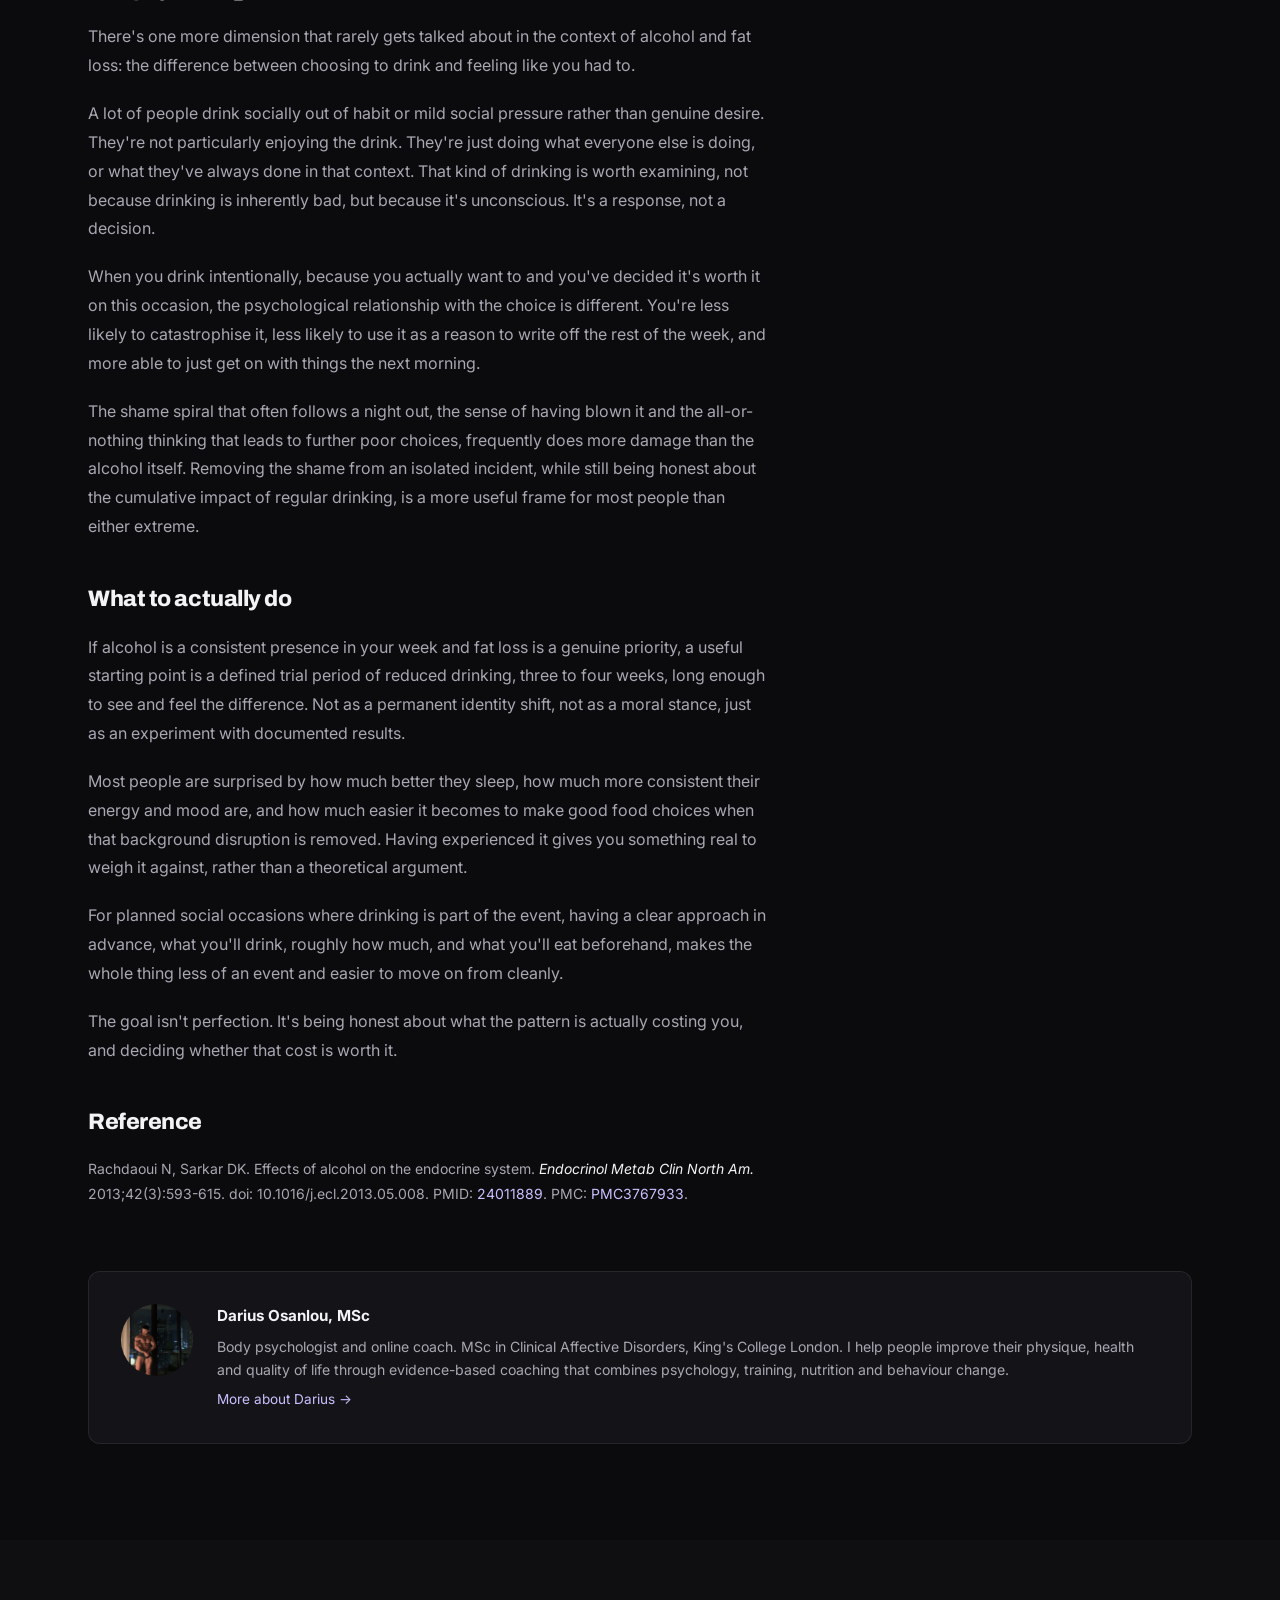
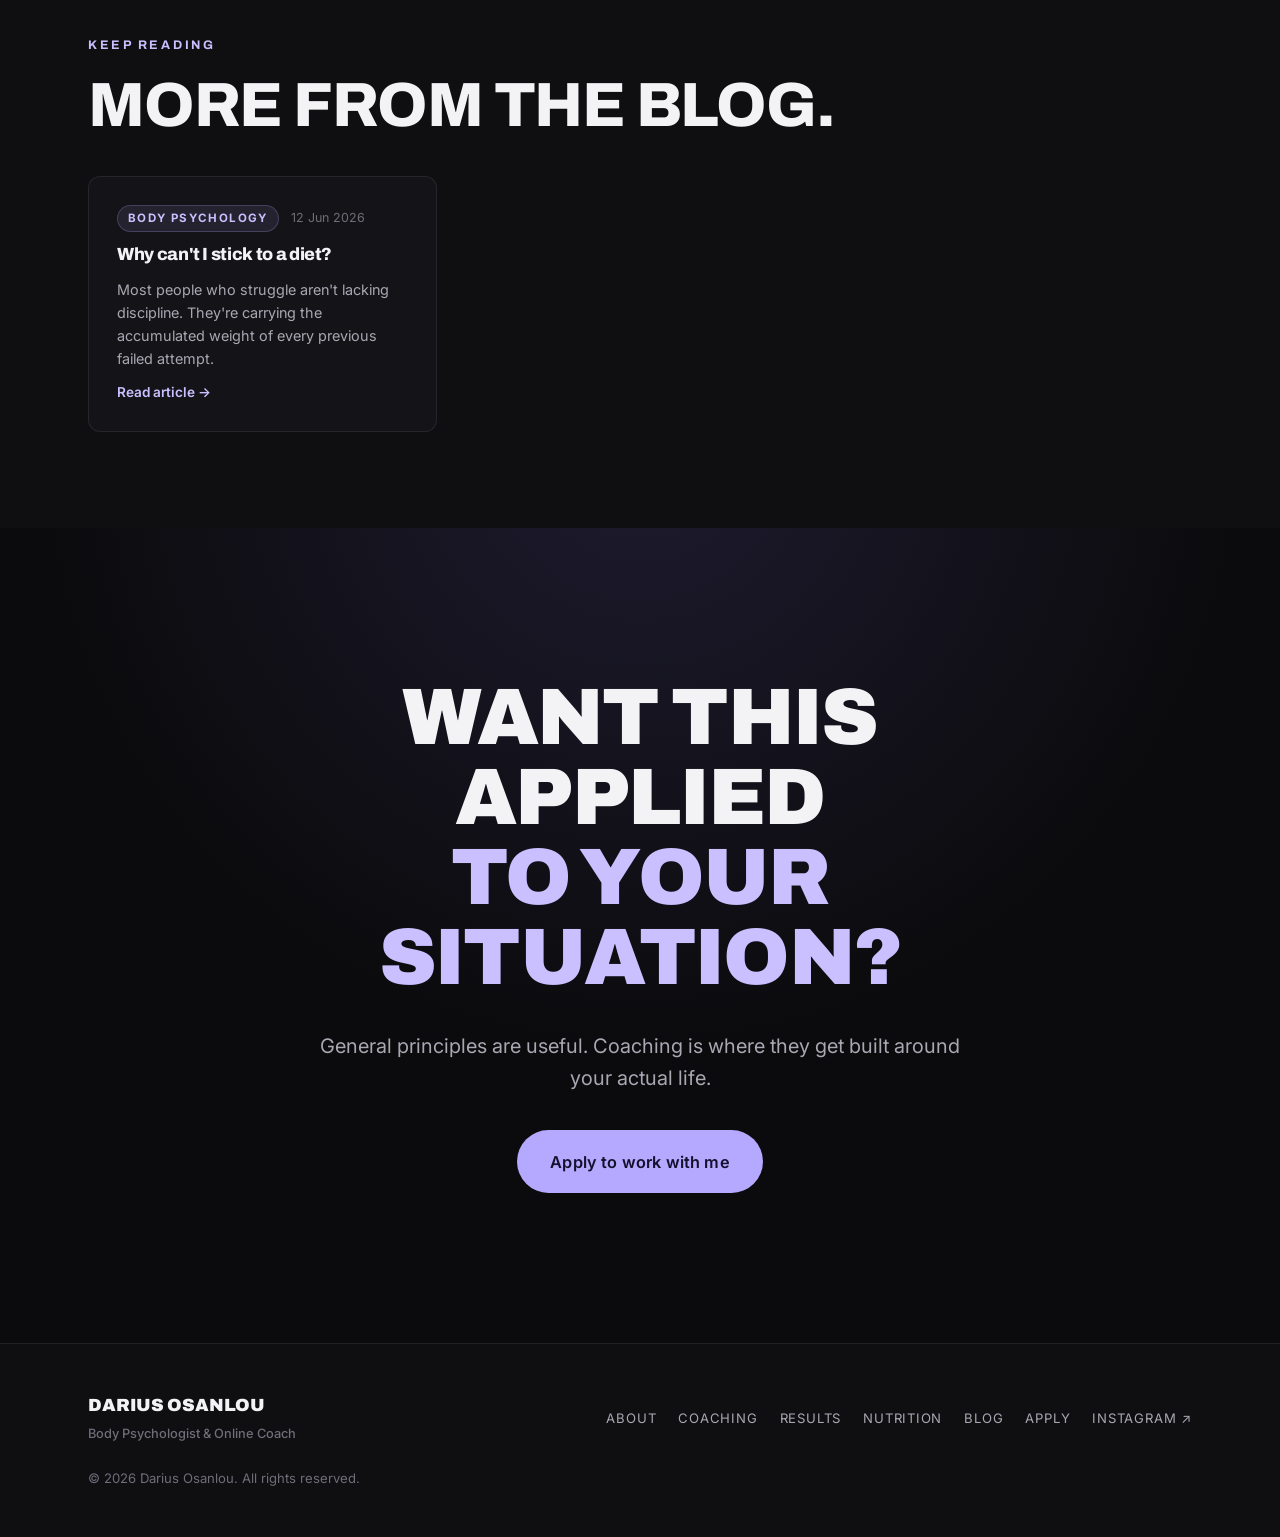
<file: blog/does-alcohol-affect-fat-loss.html>
<!DOCTYPE html>
<html lang="en">
<head>
  <meta charset="UTF-8" />
  <meta name="viewport" content="width=device-width, initial-scale=1.0" />
  <title>Does alcohol affect fat loss? · Darius Osanlou</title>
  <meta name="description" content="Yes, alcohol affects fat loss. But the impact is more complex than the calorie count, and the answer is dose-dependent. Here's an honest breakdown." />
  <link rel="canonical" href="https://www.dariusosanlou.com/blog/does-alcohol-affect-fat-loss" />
  <meta property="og:title" content="Does alcohol affect fat loss? · Darius Osanlou" />
  <meta property="og:description" content="Yes, alcohol affects fat loss. But the impact is more complex than the calorie count, and the answer is dose-dependent. Here's an honest breakdown." />
  <meta property="og:type" content="article" />
  <meta property="og:url" content="https://www.dariusosanlou.com/blog/does-alcohol-affect-fat-loss" />
  <meta property="og:image" content="https://www.dariusosanlou.com/assets/coaching-portrait.jpg" />
  <meta name="theme-color" content="#0b0b0d" />
  <link rel="icon" href="../assets/favicon.svg" type="image/svg+xml" />
  <link rel="preconnect" href="https://fonts.googleapis.com" />
  <link rel="preconnect" href="https://fonts.gstatic.com" crossorigin />
  <link href="https://fonts.googleapis.com/css2?family=Archivo:wght@500;600;700;800;900&family=Inter:wght@400;500;600;700&display=swap" rel="stylesheet" />
  <link rel="stylesheet" href="../css/styles.css?v=30" />
  <script type="application/ld+json">
  {
    "@context": "https://schema.org",
    "@type": "BlogPosting",
    "headline": "Does alcohol affect fat loss?",
    "description": "Yes, alcohol affects fat loss. But the impact is more complex than the calorie count, and the answer is dose-dependent. Here's an honest breakdown.",
    "url": "https://www.dariusosanlou.com/blog/does-alcohol-affect-fat-loss",
    "datePublished": "2026-06-12",
    "dateModified": "2026-06-12",
    "author": {
      "@type": "Person",
      "@id": "https://www.dariusosanlou.com/#person",
      "name": "Darius Osanlou",
      "jobTitle": "Body Psychologist"
    },
    "publisher": {
      "@type": "Person",
      "@id": "https://www.dariusosanlou.com/#person",
      "name": "Darius Osanlou"
    },
    "mainEntityOfPage": {
      "@type": "WebPage",
      "@id": "https://www.dariusosanlou.com/blog/does-alcohol-affect-fat-loss"
    },
    "citation": "Rachdaoui N, Sarkar DK. Effects of alcohol on the endocrine system. Endocrinol Metab Clin North Am. 2013;42(3):593-615. doi: 10.1016/j.ecl.2013.05.008. PMID: 24011889. PMC3767933"
  }
  </script>
  <script src="../js/analytics.js"></script>
  <script async src="https://www.googletagmanager.com/gtag/js?id=G-ZBSDD0F71P"></script>
</head>
<body>

  <!-- NAV -->
  <header class="nav" id="nav">
    <div class="container nav__inner">
      <a href="../index.html" class="nav__logo"><img src="../assets/motif.png" aria-hidden="true" style="width:42px; height:42px; object-fit:contain; opacity:0.92;"><span class="nav__logo-text">DARIUS<span class="nav__logo-sub">OSANLOU · MSc</span></span></a>
      <nav class="nav__links" id="navLinks">
        <a href="../about.html">About</a>
        <a href="../coaching.html">Coaching</a>
        <a href="../results.html">Results</a>
        <a href="../nutrition-coaching.html">Nutrition</a>
        <a href="index.html" aria-current="page">Blog</a>
        <a href="../apply.html" class="btn btn--sm nav__cta">Apply now</a>
      </nav>
      <button class="nav__toggle" id="navToggle" aria-label="Toggle menu" aria-expanded="false"><span></span><span></span><span></span></button>
    </div>
  </header>

  <!-- ARTICLE HERO -->
  <section class="page-hero">
    <div class="container">
      <div class="page-hero__inner reveal">
        <p class="section__kicker">Nutrition</p>
        <h1>Does alcohol affect<br>fat loss?</h1>
      </div>
      <div class="article-meta reveal" style="margin-top:24px;">
        <span class="article-meta__author">Darius Osanlou, MSc</span>
        <span class="article-meta__sep">·</span>
        <span class="article-meta__date">12 June 2026</span>
        <span class="article-meta__sep">·</span>
        <span class="article-meta__read">7 min read</span>
      </div>
    </div>
  </section>

  <!-- ARTICLE BODY -->
  <article class="section section--tight">
    <div class="container">
      <div class="article-body reveal">

        <p class="article-lead">Yes, alcohol affects <a href="../nutrition-coaching.html" class="accent">fat loss</a>. But the impact is more nuanced than the calorie count, and whether it derails your progress entirely depends on how much you're drinking, how often, and what it does to the rest of your behaviour.</p>

        <p>The honest answer sits somewhere between "alcohol will ruin your results" and "a few drinks won't matter." Both of those framings miss the actual mechanisms. Here's what's actually happening when you drink, and what to do about it.</p>

        <h2>It's not just the calories</h2>

        <p>Most discussions about alcohol and fat loss start and end with calories. A glass of wine is around 120 calories, a pint of beer around 200, a gin and tonic around 100. If you drink enough of them, you're adding a meaningful number of calories to your weekly total.</p>

        <p>That part is straightforward. But it's the least interesting part of the picture.</p>

        <p>The more significant issue is that alcohol is processed by the body as a priority fuel. When you drink, the liver shifts its focus to metabolising alcohol before anything else, which means fat oxidation essentially pauses for the duration. You're not burning fat while your body is processing a drink. That window extends well beyond the time it takes you to finish the glass.</p>

        <p>On its own, this isn't catastrophic. A few hours of reduced fat burning won't undo weeks of progress. But it compounds with everything else alcohol does.</p>

        <h2>The hormonal impact</h2>

        <p>This is the part that most people aren't aware of, and it matters significantly for body composition.</p>

        <p>Alcohol disrupts the endocrine system. Research published in <em>Endocrinology and Metabolism Clinics of North America</em> documents the effects clearly: regular alcohol consumption suppresses testosterone production and elevates oestrogen levels in both men and women. Testosterone is the primary driver of muscle protein synthesis and fat mobilisation. Oestrogen, at elevated levels, increases the body's capacity to store fat, particularly around the midsection.</p>

        <p>The practical upshot is that regular drinking doesn't just add calories. It shifts your hormonal environment in a direction that makes fat loss harder and muscle retention harder at the same time.</p>

        <p>The word "regular" is doing a lot of work in that sentence. A drink or two on a Friday night is not the same as drinking four or five nights a week. The hormonal disruption is dose-dependent. The more frequently you drink, and the more you drink when you do, the more pronounced the effect.</p>

        <h2>What it does to sleep, mood and hunger</h2>

        <p>Alcohol also creates a cascade of downstream effects that are often more damaging to fat loss than the drink itself.</p>

        <p>Sleep quality drops significantly after drinking, even modest amounts. Alcohol disrupts REM sleep and increases night waking. Poor sleep elevates cortisol, increases hunger (particularly for calorie-dense food), reduces insulin sensitivity and compounds fatigue in a way that makes it harder to train well or make good decisions the following day.</p>

        <p>The neurochemical hangover extends beyond the headache. Alcohol temporarily boosts dopamine and serotonin, then produces a rebound dip in both for the following one to three days. That dip manifests as lower mood, reduced motivation and increased cravings, particularly for sugar and fat, which the brain reaches for in an attempt to restore its neurochemical balance.</p>

        <p>This is why a Saturday night out doesn't just affect Saturday. It often affects Sunday's food choices, Monday's training session and Tuesday's mood. The total cost is considerably higher than the calories in the drinks.</p>

        <h2>The dose-dependent answer</h2>

        <p>So does alcohol affect fat loss? Here's how to think about it in practice:</p>

        <p>Occasional drinking, a few drinks on a single occasion once a week or less, is unlikely to meaningfully impede fat loss if the rest of your nutrition is consistent. The direct caloric impact is manageable and the hormonal disruption is temporary.</p>

        <p>Regular drinking, several nights a week or heavy drinking on weekends, will make fat loss noticeably harder. Not impossible, but the compounding effects on hormones, sleep, recovery and food choices create enough friction that progress slows substantially.</p>

        <p>Daily drinking, even moderate daily drinking, consistently suppresses testosterone, disrupts sleep architecture and keeps fat oxidation intermittently paused in a way that genuinely impairs body composition over time.</p>

        <h2>The psychological side</h2>

        <p>There's one more dimension that rarely gets talked about in the context of alcohol and fat loss: the difference between choosing to drink and feeling like you had to.</p>

        <p>A lot of people drink socially out of habit or mild social pressure rather than genuine desire. They're not particularly enjoying the drink. They're just doing what everyone else is doing, or what they've always done in that context. That kind of drinking is worth examining, not because drinking is inherently bad, but because it's unconscious. It's a response, not a decision.</p>

        <p>When you drink intentionally, because you actually want to and you've decided it's worth it on this occasion, the psychological relationship with the choice is different. You're less likely to catastrophise it, less likely to use it as a reason to write off the rest of the week, and more able to just get on with things the next morning.</p>

        <p>The shame spiral that often follows a night out, the sense of having blown it and the all-or-nothing thinking that leads to further poor choices, frequently does more damage than the alcohol itself. Removing the shame from an isolated incident, while still being honest about the cumulative impact of regular drinking, is a more useful frame for most people than either extreme.</p>

        <h2>What to actually do</h2>

        <p>If alcohol is a consistent presence in your week and fat loss is a genuine priority, a useful starting point is a defined trial period of reduced drinking, three to four weeks, long enough to see and feel the difference. Not as a permanent identity shift, not as a moral stance, just as an experiment with documented results.</p>

        <p>Most people are surprised by how much better they sleep, how much more consistent their energy and mood are, and how much easier it becomes to make good food choices when that background disruption is removed. Having experienced it gives you something real to weigh it against, rather than a theoretical argument.</p>

        <p>For planned social occasions where drinking is part of the event, having a clear approach in advance, what you'll drink, roughly how much, and what you'll eat beforehand, makes the whole thing less of an event and easier to move on from cleanly.</p>

        <p>The goal isn't perfection. It's being honest about what the pattern is actually costing you, and deciding whether that cost is worth it.</p>

        <h2>Reference</h2>
        <p style="font-size:0.875rem;">Rachdaoui N, Sarkar DK. Effects of alcohol on the endocrine system. <em>Endocrinol Metab Clin North Am.</em> 2013;42(3):593-615. doi: 10.1016/j.ecl.2013.05.008. PMID: <a href="https://pubmed.ncbi.nlm.nih.gov/24011889/" target="_blank" rel="noopener noreferrer" class="accent">24011889</a>. PMC: <a href="https://pmc.ncbi.nlm.nih.gov/articles/PMC3767933/" target="_blank" rel="noopener noreferrer" class="accent">PMC3767933</a>.</p>

      </div>

      <!-- AUTHOR BIO -->
      <div class="article-author reveal" style="margin-top:64px;">
        <img src="../assets/coaching-portrait.jpg" alt="Darius Osanlou" class="article-author__photo" loading="lazy" />
        <div class="article-author__copy">
          <strong>Darius Osanlou, MSc</strong>
          <p>Body psychologist and online coach. MSc in Clinical Affective Disorders, King's College London. I help people improve their physique, health and quality of life through evidence-based coaching that combines psychology, training, nutrition and behaviour change.</p>
          <a href="../about.html" class="accent">More about Darius →</a>
        </div>
      </div>

    </div>
  </article>

  <!-- RELATED -->
  <section class="section section--tight" style="background:var(--bg-2);">
    <div class="container">
      <p class="section__kicker reveal">Keep Reading</p>
      <h2 class="section__title reveal">More from the blog.</h2>
      <div class="blog-grid reveal" style="margin-top:40px;">
        <article class="blog-card">
          <div class="blog-card__meta">
            <span class="blog-card__cat">Body Psychology</span>
            <span class="blog-card__date">12 Jun 2026</span>
          </div>
          <h3 class="blog-card__title"><a href="why-cant-i-stick-to-a-diet.html">Why can't I stick to a diet?</a></h3>
          <p class="blog-card__excerpt">Most people who struggle aren't lacking discipline. They're carrying the accumulated weight of every previous failed attempt.</p>
          <a href="why-cant-i-stick-to-a-diet.html" class="blog-card__link">Read article →</a>
        </article>
      </div>
    </div>
  </section>

  <!-- CTA -->
  <section class="cta">
    <div class="container cta__inner reveal">
      <h2 class="cta__title">Want this applied<br><span class="grad">to your situation?</span></h2>
      <p class="cta__sub">General principles are useful. Coaching is where they get built around your actual life.</p>
      <a href="../apply.html" class="btn btn--lg">Apply to work with me</a>
    </div>
  </section>

  <!-- FOOTER -->
  <footer class="footer">
    <div class="container footer__inner">
      <div class="footer__brand">DARIUS OSANLOU<span>Body Psychologist &amp; Online Coach</span></div>
      <nav class="footer__links">
        <a href="../about.html">About</a>
        <a href="../coaching.html">Coaching</a>
        <a href="../results.html">Results</a>
        <a href="../nutrition-coaching.html">Nutrition</a>
        <a href="index.html">Blog</a>
        <a href="../apply.html">Apply</a>
        <a href="https://www.instagram.com/darius_osanlou/" target="_blank" rel="noopener noreferrer">Instagram ↗</a>
      </nav>
      <p class="footer__copy">&copy; <span id="year">2026</span> Darius Osanlou. All rights reserved.</p>
    </div>
  </footer>

  <script src="../js/main.js"></script>
</body>
</html>
</file>
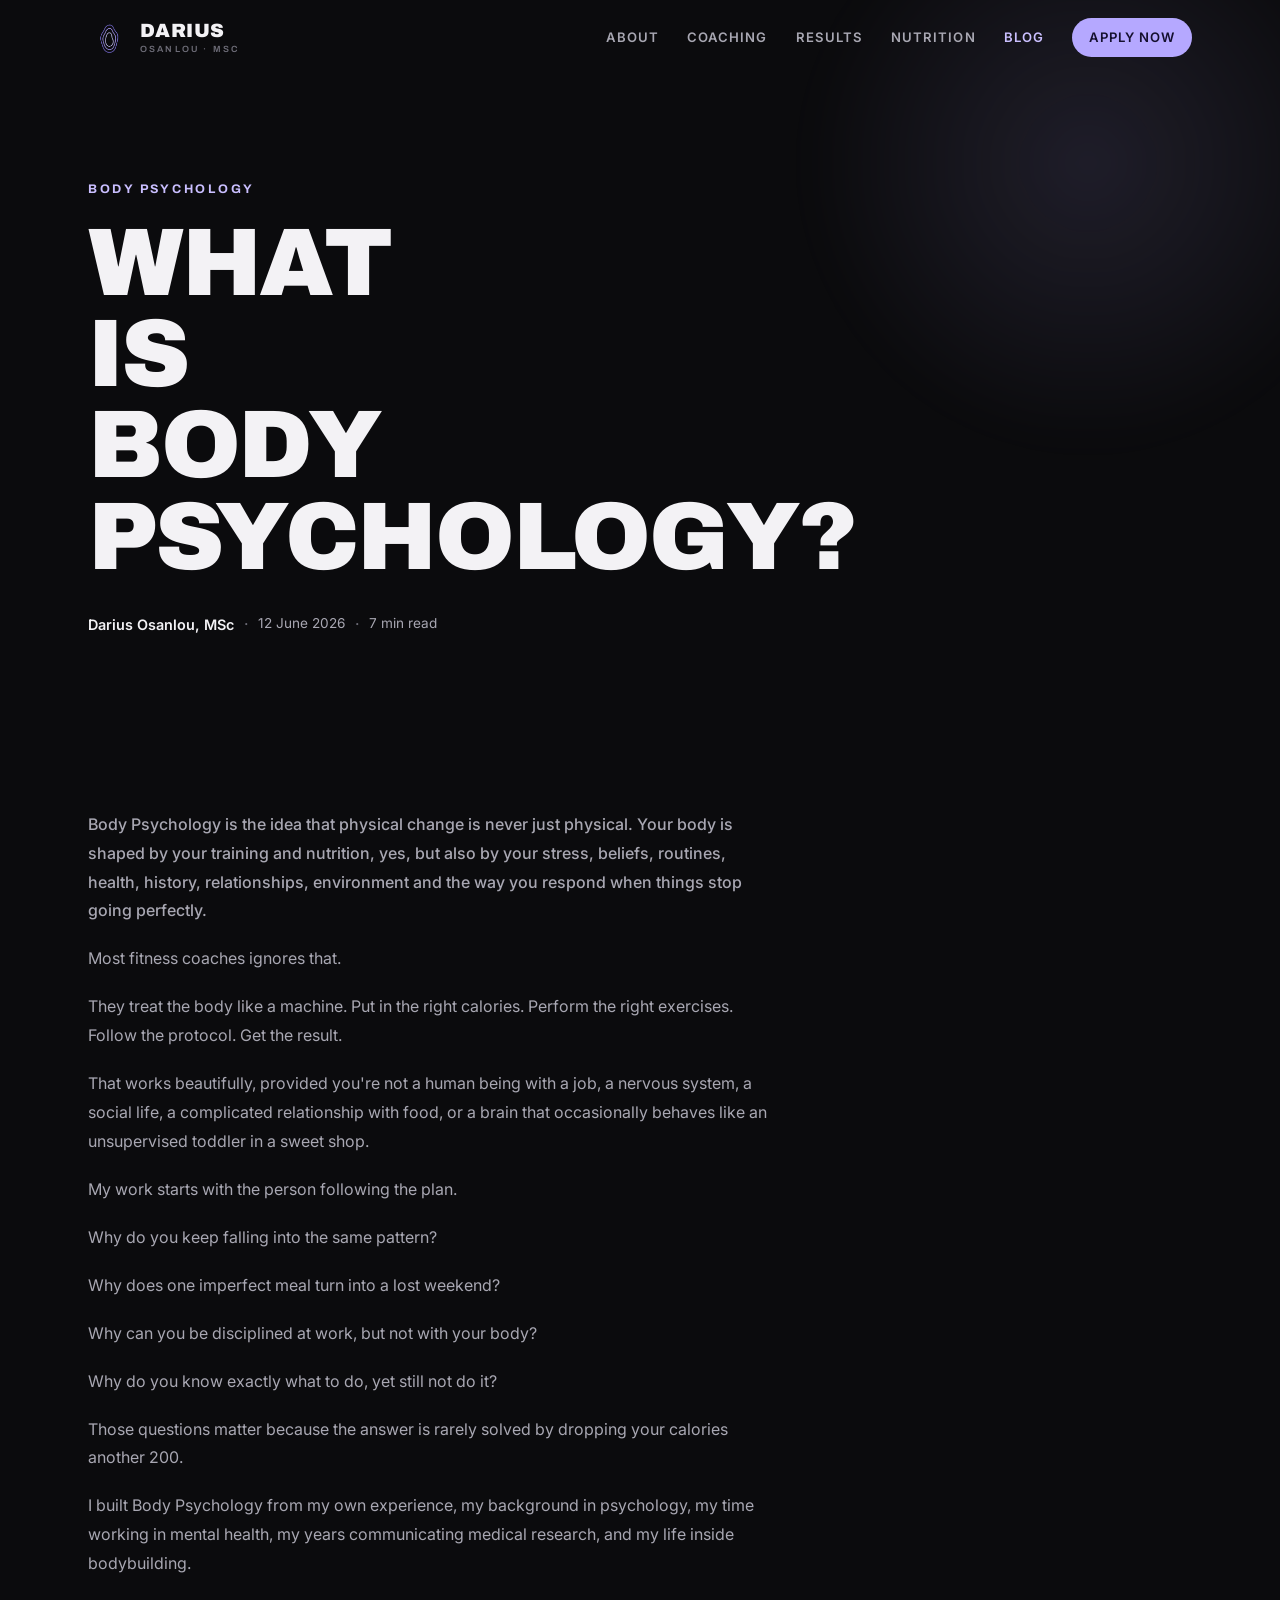
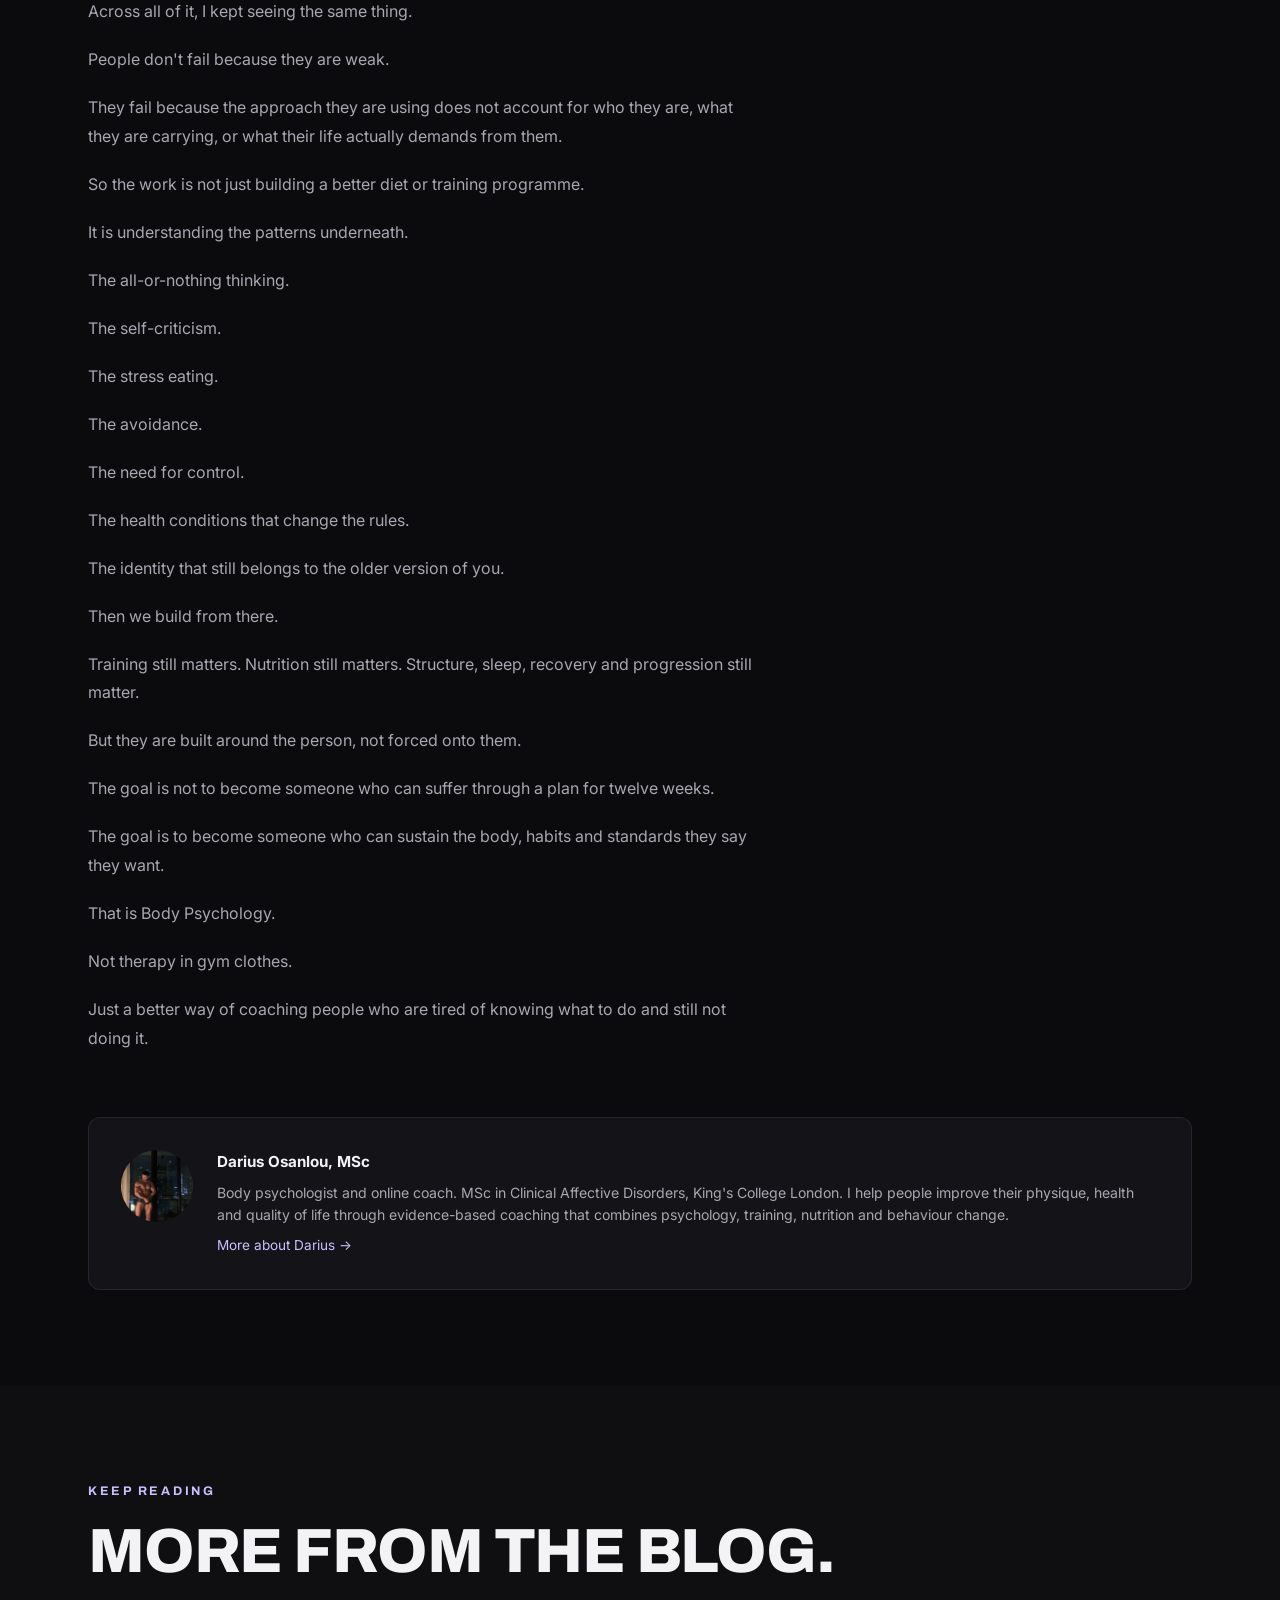
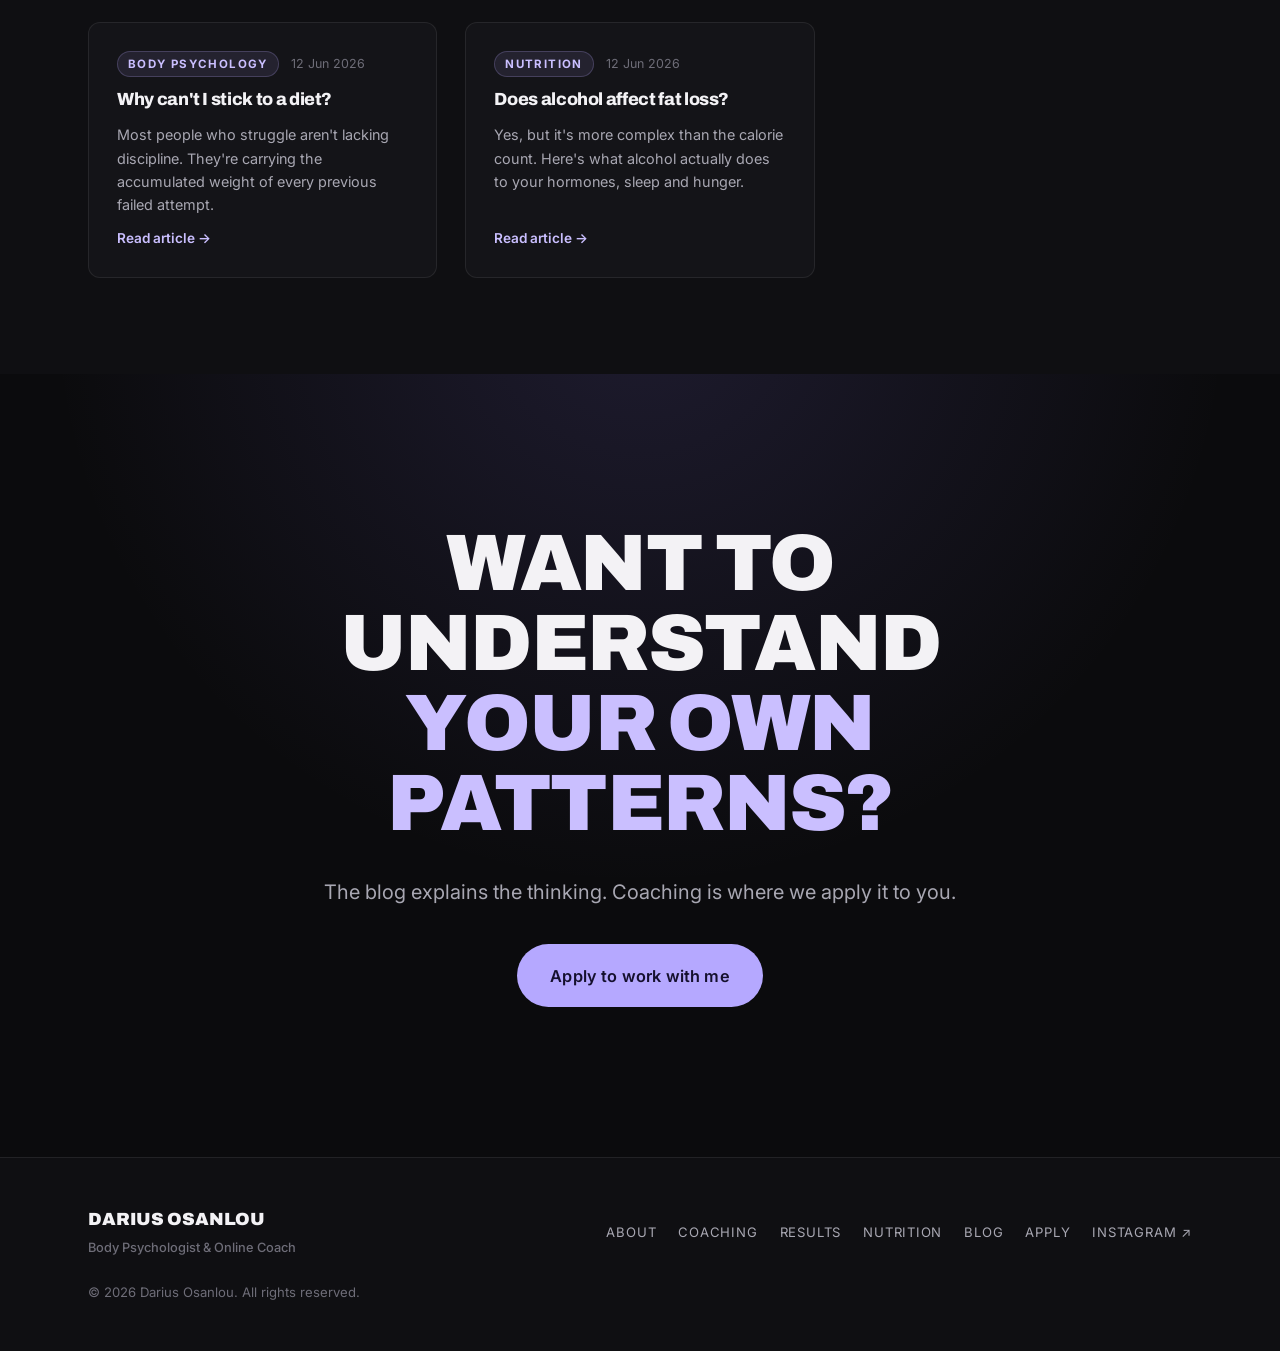
<file: blog/what-is-body-psychology.html>
<!DOCTYPE html>
<html lang="en">
<head>
  <meta charset="UTF-8" />
  <meta name="viewport" content="width=device-width, initial-scale=1.0" />
  <title>What is body psychology? · Darius Osanlou</title>
  <meta name="description" content="Body psychology is the study of why people fail to change their body despite knowing what to do. It's the foundation most fitness plans are missing." />
  <link rel="canonical" href="https://www.dariusosanlou.com/blog/what-is-body-psychology" />
  <meta property="og:title" content="What is body psychology? · Darius Osanlou" />
  <meta property="og:description" content="Body psychology is the study of why people fail to change their body despite knowing what to do. It's the foundation most fitness plans are missing." />
  <meta property="og:type" content="article" />
  <meta property="og:url" content="https://www.dariusosanlou.com/blog/what-is-body-psychology" />
  <meta property="og:image" content="https://www.dariusosanlou.com/assets/coaching-portrait.jpg" />
  <meta name="theme-color" content="#0b0b0d" />
  <link rel="icon" href="../assets/favicon.svg" type="image/svg+xml" />
  <link rel="preconnect" href="https://fonts.googleapis.com" />
  <link rel="preconnect" href="https://fonts.gstatic.com" crossorigin />
  <link href="https://fonts.googleapis.com/css2?family=Archivo:wght@500;600;700;800;900&family=Inter:wght@400;500;600;700&display=swap" rel="stylesheet" />
  <link rel="stylesheet" href="../css/styles.css?v=30" />
  <script type="application/ld+json">
  {
    "@context": "https://schema.org",
    "@type": "BlogPosting",
    "headline": "What is body psychology?",
    "description": "Body psychology is the study of why people fail to change their body despite knowing what to do. It's the foundation most fitness plans are missing.",
    "url": "https://www.dariusosanlou.com/blog/what-is-body-psychology",
    "datePublished": "2026-06-12",
    "dateModified": "2026-06-12",
    "author": {
      "@type": "Person",
      "@id": "https://www.dariusosanlou.com/#person",
      "name": "Darius Osanlou",
      "jobTitle": "Body Psychologist"
    },
    "publisher": {
      "@type": "Person",
      "@id": "https://www.dariusosanlou.com/#person",
      "name": "Darius Osanlou"
    },
    "mainEntityOfPage": {
      "@type": "WebPage",
      "@id": "https://www.dariusosanlou.com/blog/what-is-body-psychology"
    }
  }
  </script>
  <script src="../js/analytics.js"></script>
  <script async src="https://www.googletagmanager.com/gtag/js?id=G-ZBSDD0F71P"></script>
</head>
<body>

  <!-- NAV -->
  <header class="nav" id="nav">
    <div class="container nav__inner">
      <a href="../index.html" class="nav__logo"><img src="../assets/motif.png" aria-hidden="true" style="width:42px; height:42px; object-fit:contain; opacity:0.92;"><span class="nav__logo-text">DARIUS<span class="nav__logo-sub">OSANLOU · MSc</span></span></a>
      <nav class="nav__links" id="navLinks">
        <a href="../about.html">About</a>
        <a href="../coaching.html">Coaching</a>
        <a href="../results.html">Results</a>
        <a href="../nutrition-coaching.html">Nutrition</a>
        <a href="index.html" aria-current="page">Blog</a>
        <a href="../apply.html" class="btn btn--sm nav__cta">Apply now</a>
      </nav>
      <button class="nav__toggle" id="navToggle" aria-label="Toggle menu" aria-expanded="false"><span></span><span></span><span></span></button>
    </div>
  </header>

  <!-- ARTICLE HERO -->
  <section class="page-hero">
    <div class="container">
      <div class="page-hero__inner reveal">
        <p class="section__kicker">Body Psychology</p>
        <h1>What is body<br>psychology?</h1>
      </div>
      <div class="article-meta reveal" style="margin-top:24px;">
        <span class="article-meta__author">Darius Osanlou, MSc</span>
        <span class="article-meta__sep">·</span>
        <span class="article-meta__date">12 June 2026</span>
        <span class="article-meta__sep">·</span>
        <span class="article-meta__read">7 min read</span>
      </div>
    </div>
  </section>

  <!-- ARTICLE BODY -->
  <article class="section section--tight">
    <div class="container">
      <div class="article-body reveal">

        <p class="article-lead">Body Psychology is the idea that physical change is never just physical. Your body is shaped by your training and nutrition, yes, but also by your stress, beliefs, routines, health, history, relationships, environment and the way you respond when things stop going perfectly.</p>

        <p>Most fitness coaches ignores that.</p>

        <p>They treat the body like a machine. Put in the right calories. Perform the right exercises. Follow the protocol. Get the result.</p>

        <p>That works beautifully, provided you're not a human being with a job, a nervous system, a social life, a complicated relationship with food, or a brain that occasionally behaves like an unsupervised toddler in a sweet shop.</p>

        <p>My work starts with the person following the plan.</p>

        <p>Why do you keep falling into the same pattern?</p>

        <p>Why does one imperfect meal turn into a lost weekend?</p>

        <p>Why can you be disciplined at work, but not with your body?</p>

        <p>Why do you know exactly what to do, yet still not do it?</p>

        <p>Those questions matter because the answer is rarely solved by dropping your calories another 200.</p>

        <p>I built Body Psychology from my own experience, my background in psychology, my time working in mental health, my years communicating medical research, and my life inside bodybuilding.</p>

        <p>Across all of it, I kept seeing the same thing.</p>

        <p>People don't fail because they are weak.</p>

        <p>They fail because the approach they are using does not account for who they are, what they are carrying, or what their life actually demands from them.</p>

        <p>So the work is not just building a better diet or training programme.</p>

        <p>It is understanding the patterns underneath.</p>

        <p>The all-or-nothing thinking.</p>

        <p>The self-criticism.</p>

        <p>The stress eating.</p>

        <p>The avoidance.</p>

        <p>The need for control.</p>

        <p>The health conditions that change the rules.</p>

        <p>The identity that still belongs to the older version of you.</p>

        <p>Then we build from there.</p>

        <p>Training still matters. Nutrition still matters. Structure, sleep, recovery and progression still matter.</p>

        <p>But they are built around the person, not forced onto them.</p>

        <p>The goal is not to become someone who can suffer through a plan for twelve weeks.</p>

        <p>The goal is to become someone who can sustain the body, habits and standards they say they want.</p>

        <p>That is Body Psychology.</p>

        <p>Not therapy in gym clothes.</p>

        <p>Just a better way of coaching people who are tired of knowing what to do and still not doing it.</p>

      </div>

      <!-- AUTHOR BIO -->
      <div class="article-author reveal" style="margin-top:64px;">
        <img src="../assets/coaching-portrait.jpg" alt="Darius Osanlou" class="article-author__photo" loading="lazy" />
        <div class="article-author__copy">
          <strong>Darius Osanlou, MSc</strong>
          <p>Body psychologist and online coach. MSc in Clinical Affective Disorders, King's College London. I help people improve their physique, health and quality of life through evidence-based coaching that combines psychology, training, nutrition and behaviour change.</p>
          <a href="../about.html" class="accent">More about Darius →</a>
        </div>
      </div>

    </div>
  </article>

  <!-- RELATED -->
  <section class="section section--tight" style="background:var(--bg-2);">
    <div class="container">
      <p class="section__kicker reveal">Keep Reading</p>
      <h2 class="section__title reveal">More from the blog.</h2>
      <div class="blog-grid reveal" style="margin-top:40px;">
        <article class="blog-card">
          <div class="blog-card__meta">
            <span class="blog-card__cat">Body Psychology</span>
            <span class="blog-card__date">12 Jun 2026</span>
          </div>
          <h3 class="blog-card__title"><a href="why-cant-i-stick-to-a-diet.html">Why can't I stick to a diet?</a></h3>
          <p class="blog-card__excerpt">Most people who struggle aren't lacking discipline. They're carrying the accumulated weight of every previous failed attempt.</p>
          <a href="why-cant-i-stick-to-a-diet.html" class="blog-card__link">Read article →</a>
        </article>
        <article class="blog-card">
          <div class="blog-card__meta">
            <span class="blog-card__cat">Nutrition</span>
            <span class="blog-card__date">12 Jun 2026</span>
          </div>
          <h3 class="blog-card__title"><a href="does-alcohol-affect-fat-loss.html">Does alcohol affect fat loss?</a></h3>
          <p class="blog-card__excerpt">Yes, but it's more complex than the calorie count. Here's what alcohol actually does to your hormones, sleep and hunger.</p>
          <a href="does-alcohol-affect-fat-loss.html" class="blog-card__link">Read article →</a>
        </article>
      </div>
    </div>
  </section>

  <!-- CTA -->
  <section class="cta">
    <div class="container cta__inner reveal">
      <h2 class="cta__title">Want to understand<br><span class="grad">your own patterns?</span></h2>
      <p class="cta__sub">The blog explains the thinking. Coaching is where we apply it to you.</p>
      <a href="../apply.html" class="btn btn--lg">Apply to work with me</a>
    </div>
  </section>

  <!-- FOOTER -->
  <footer class="footer">
    <div class="container footer__inner">
      <div class="footer__brand">DARIUS OSANLOU<span>Body Psychologist &amp; Online Coach</span></div>
      <nav class="footer__links">
        <a href="../about.html">About</a>
        <a href="../coaching.html">Coaching</a>
        <a href="../results.html">Results</a>
        <a href="../nutrition-coaching.html">Nutrition</a>
        <a href="index.html">Blog</a>
        <a href="../apply.html">Apply</a>
        <a href="https://www.instagram.com/darius_osanlou/" target="_blank" rel="noopener noreferrer">Instagram ↗</a>
      </nav>
      <p class="footer__copy">&copy; <span id="year">2026</span> Darius Osanlou. All rights reserved.</p>
    </div>
  </footer>

  <script src="../js/main.js"></script>
</body>
</html>
</file>
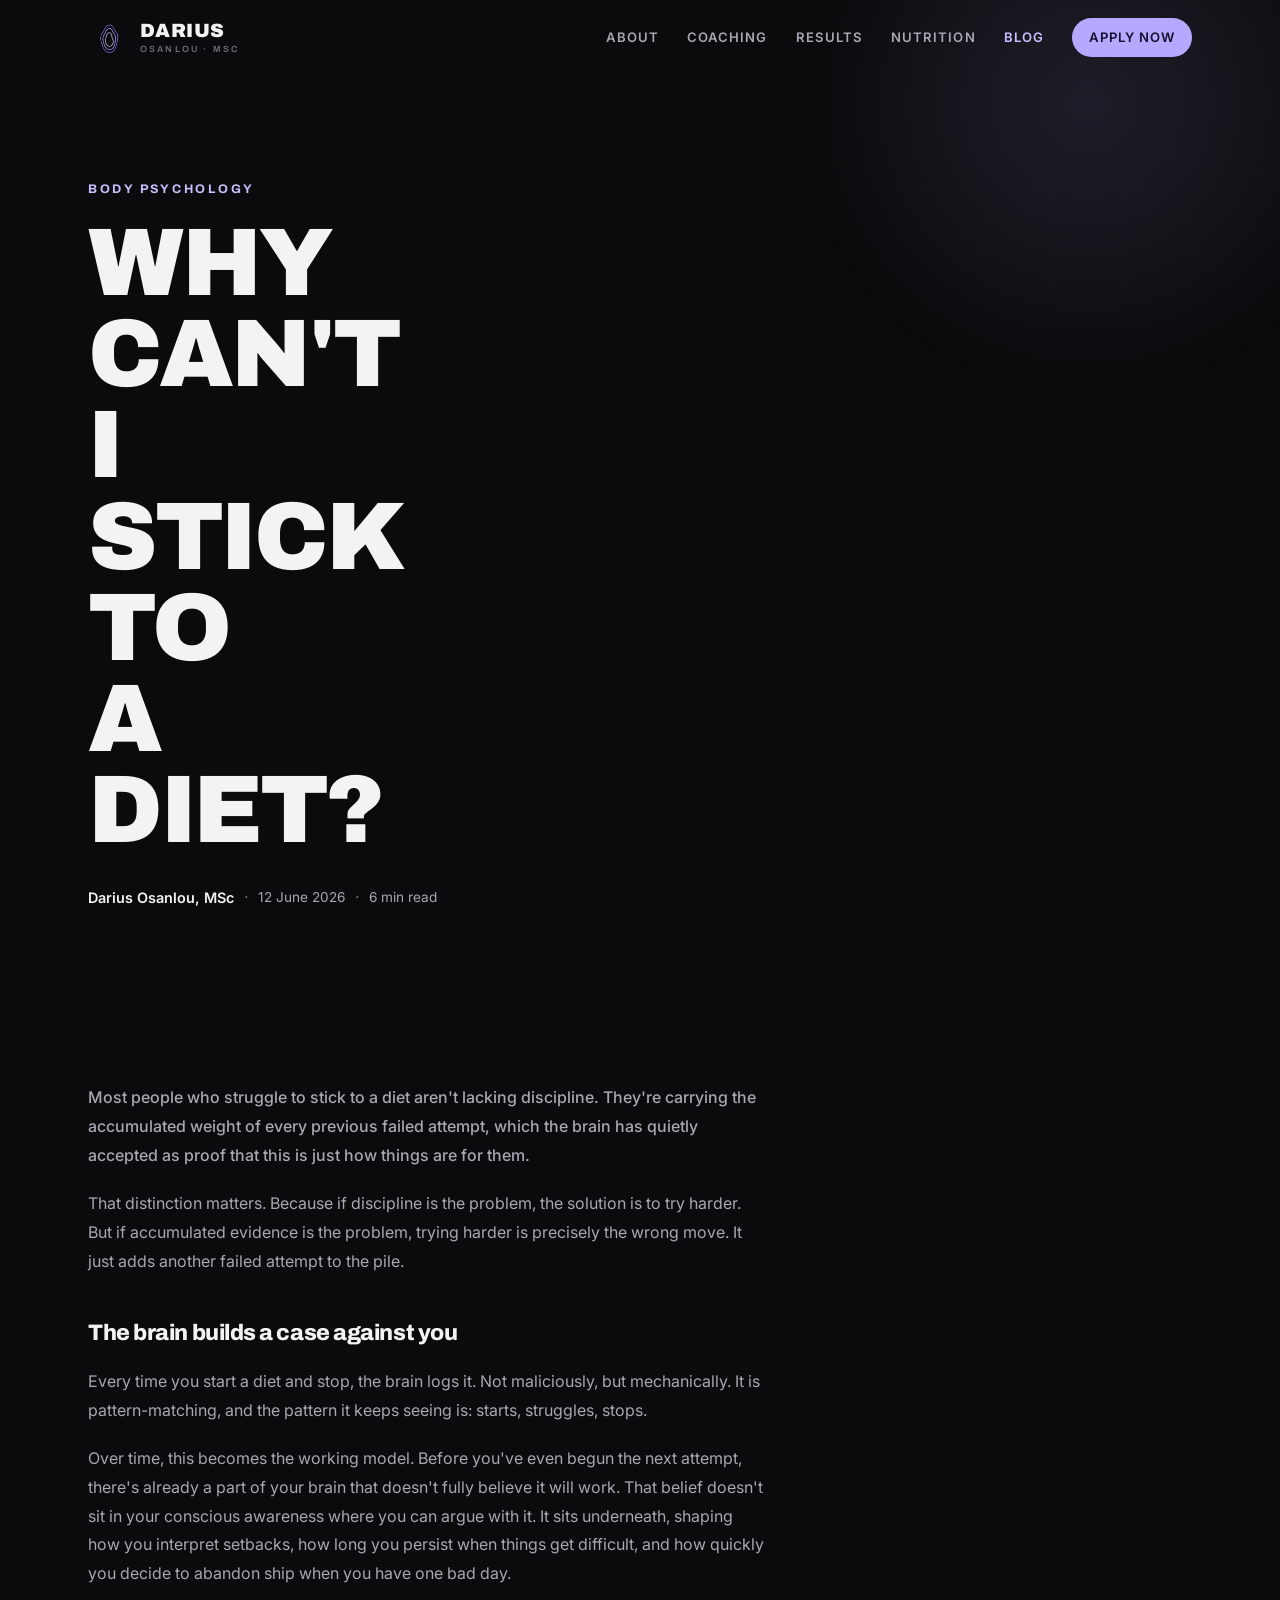
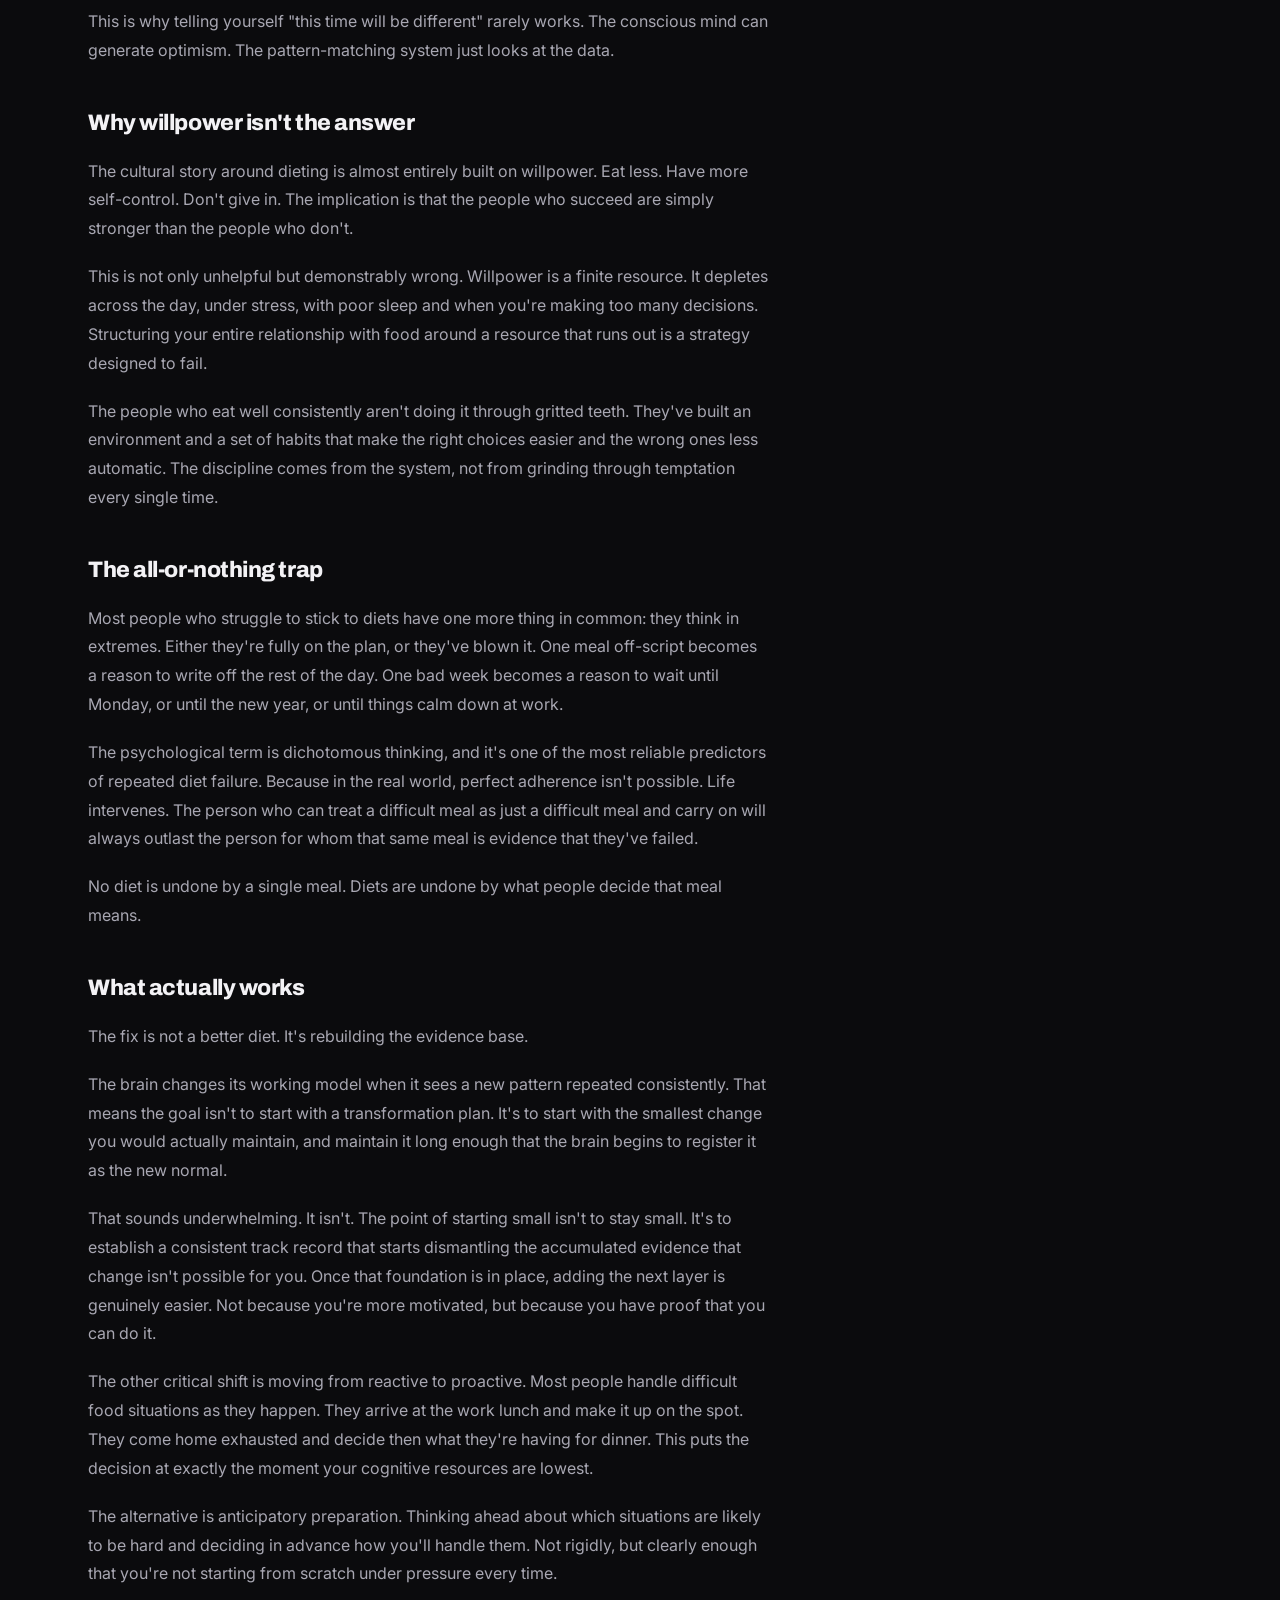
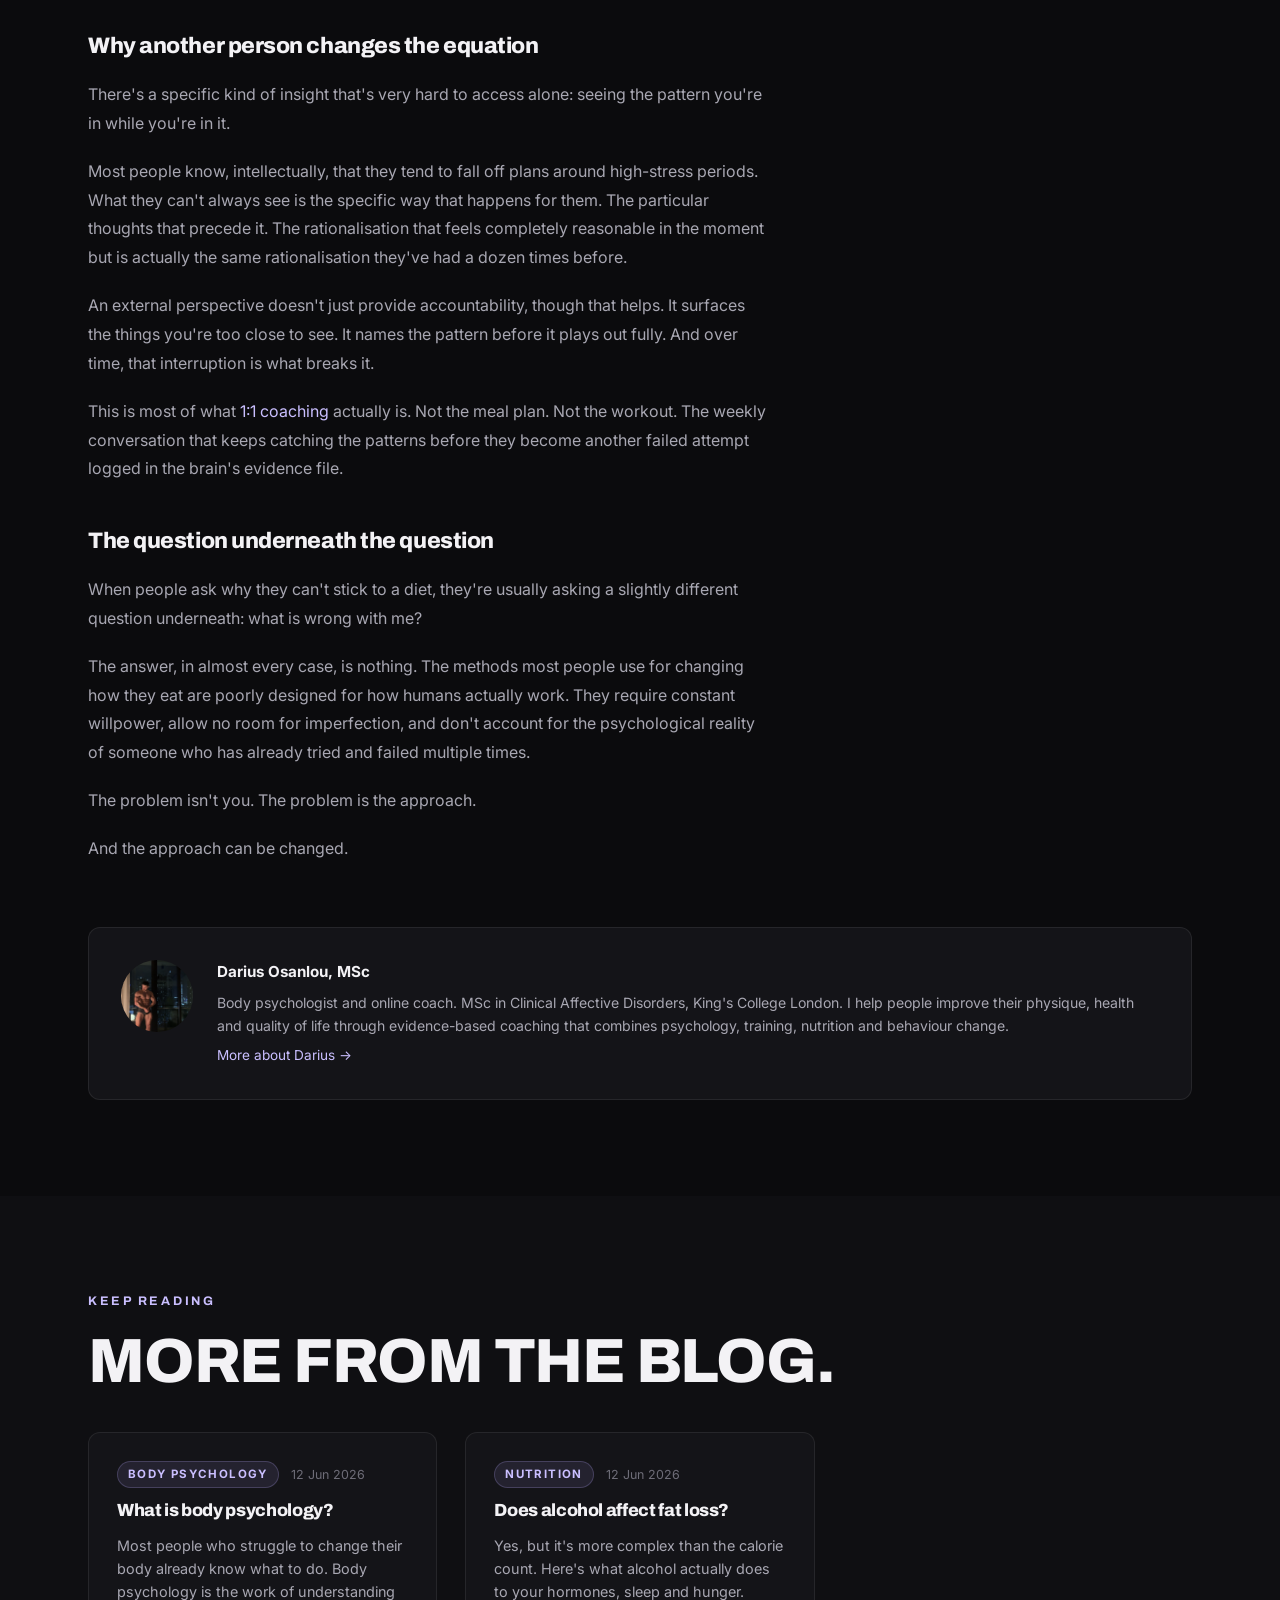
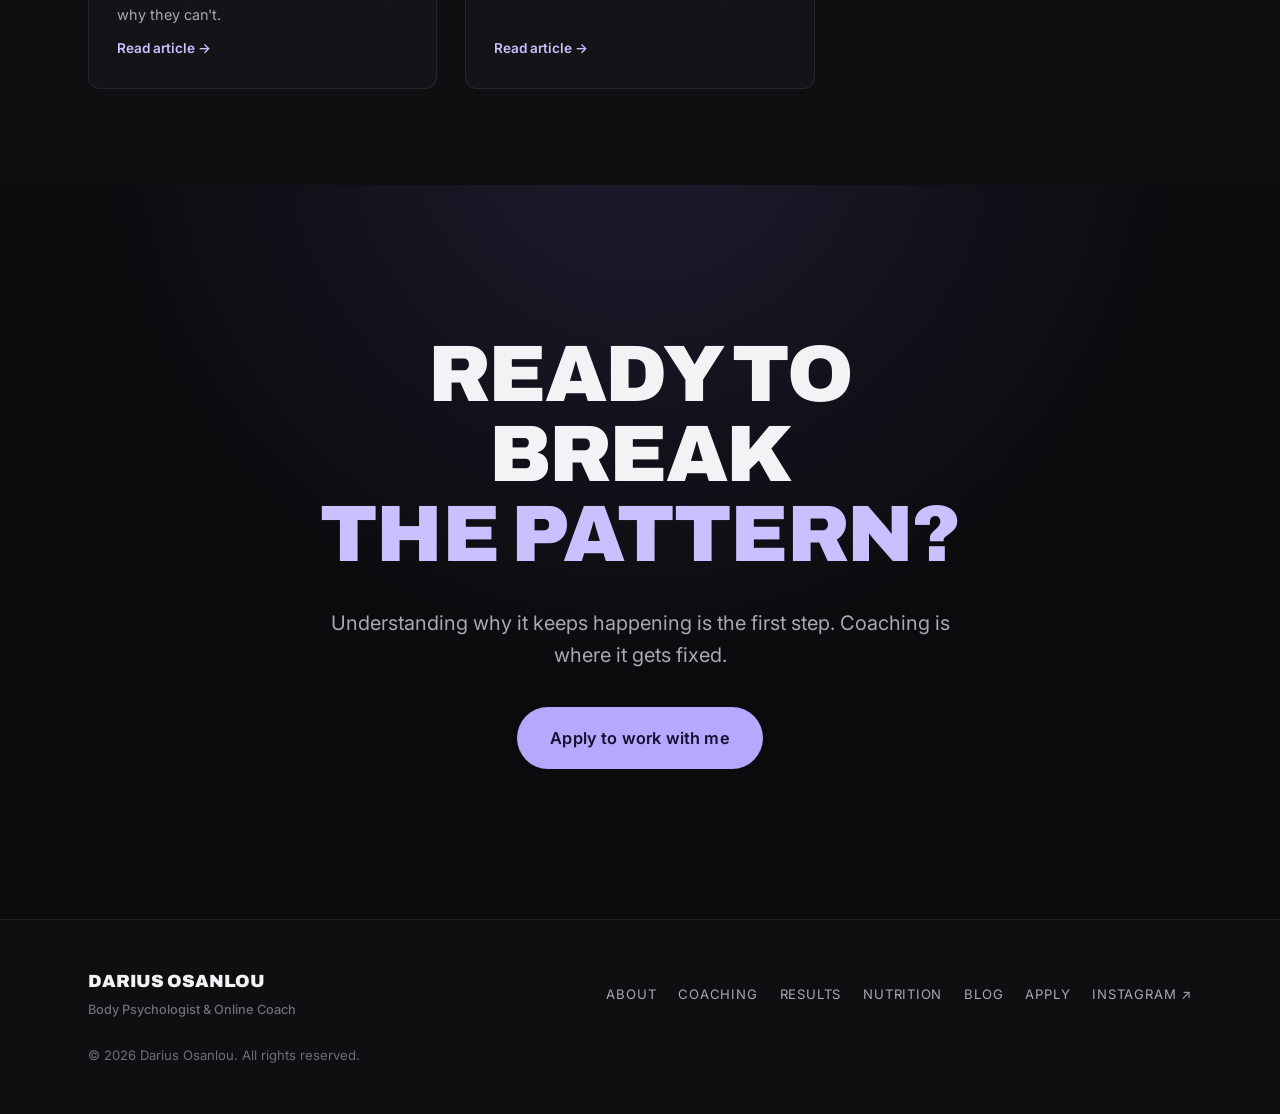
<file: blog/why-cant-i-stick-to-a-diet.html>
<!DOCTYPE html>
<html lang="en">
<head>
  <meta charset="UTF-8" />
  <meta name="viewport" content="width=device-width, initial-scale=1.0" />
  <title>Why can't I stick to a diet? · Darius Osanlou</title>
  <meta name="description" content="Most people who struggle to stick to a diet aren't lacking discipline. They're carrying the weight of every previous failed attempt. Here's what's actually happening." />
  <link rel="canonical" href="https://www.dariusosanlou.com/blog/why-cant-i-stick-to-a-diet" />
  <meta property="og:title" content="Why can't I stick to a diet? · Darius Osanlou" />
  <meta property="og:description" content="Most people who struggle to stick to a diet aren't lacking discipline. They're carrying the weight of every previous failed attempt. Here's what's actually happening." />
  <meta property="og:type" content="article" />
  <meta property="og:url" content="https://www.dariusosanlou.com/blog/why-cant-i-stick-to-a-diet" />
  <meta property="og:image" content="https://www.dariusosanlou.com/assets/coaching-portrait.jpg" />
  <meta name="theme-color" content="#0b0b0d" />
  <link rel="icon" href="../assets/favicon.svg" type="image/svg+xml" />
  <link rel="preconnect" href="https://fonts.googleapis.com" />
  <link rel="preconnect" href="https://fonts.gstatic.com" crossorigin />
  <link href="https://fonts.googleapis.com/css2?family=Archivo:wght@500;600;700;800;900&family=Inter:wght@400;500;600;700&display=swap" rel="stylesheet" />
  <link rel="stylesheet" href="../css/styles.css?v=30" />
  <script type="application/ld+json">
  {
    "@context": "https://schema.org",
    "@type": "BlogPosting",
    "headline": "Why can't I stick to a diet?",
    "description": "Most people who struggle to stick to a diet aren't lacking discipline. They're carrying the weight of every previous failed attempt. Here's what's actually happening.",
    "url": "https://www.dariusosanlou.com/blog/why-cant-i-stick-to-a-diet",
    "datePublished": "2026-06-12",
    "dateModified": "2026-06-12",
    "author": {
      "@type": "Person",
      "@id": "https://www.dariusosanlou.com/#person",
      "name": "Darius Osanlou",
      "jobTitle": "Body Psychologist"
    },
    "publisher": {
      "@type": "Person",
      "@id": "https://www.dariusosanlou.com/#person",
      "name": "Darius Osanlou"
    },
    "mainEntityOfPage": {
      "@type": "WebPage",
      "@id": "https://www.dariusosanlou.com/blog/why-cant-i-stick-to-a-diet"
    }
  }
  </script>
  <script src="../js/analytics.js"></script>
  <script async src="https://www.googletagmanager.com/gtag/js?id=G-ZBSDD0F71P"></script>
</head>
<body>

  <!-- NAV -->
  <header class="nav" id="nav">
    <div class="container nav__inner">
      <a href="../index.html" class="nav__logo"><img src="../assets/motif.png" aria-hidden="true" style="width:42px; height:42px; object-fit:contain; opacity:0.92;"><span class="nav__logo-text">DARIUS<span class="nav__logo-sub">OSANLOU · MSc</span></span></a>
      <nav class="nav__links" id="navLinks">
        <a href="../about.html">About</a>
        <a href="../coaching.html">Coaching</a>
        <a href="../results.html">Results</a>
        <a href="../nutrition-coaching.html">Nutrition</a>
        <a href="index.html" aria-current="page">Blog</a>
        <a href="../apply.html" class="btn btn--sm nav__cta">Apply now</a>
      </nav>
      <button class="nav__toggle" id="navToggle" aria-label="Toggle menu" aria-expanded="false"><span></span><span></span><span></span></button>
    </div>
  </header>

  <!-- ARTICLE HERO -->
  <section class="page-hero">
    <div class="container">
      <div class="page-hero__inner reveal">
        <p class="section__kicker">Body Psychology</p>
        <h1>Why can't I stick<br>to a diet?</h1>
      </div>
      <div class="article-meta reveal" style="margin-top:24px;">
        <span class="article-meta__author">Darius Osanlou, MSc</span>
        <span class="article-meta__sep">·</span>
        <span class="article-meta__date">12 June 2026</span>
        <span class="article-meta__sep">·</span>
        <span class="article-meta__read">6 min read</span>
      </div>
    </div>
  </section>

  <!-- ARTICLE BODY -->
  <article class="section section--tight">
    <div class="container">
      <div class="article-body reveal">

        <p class="article-lead">Most people who struggle to stick to a diet aren't lacking discipline. They're carrying the accumulated weight of every previous failed attempt, which the brain has quietly accepted as proof that this is just how things are for them.</p>

        <p>That distinction matters. Because if discipline is the problem, the solution is to try harder. But if accumulated evidence is the problem, trying harder is precisely the wrong move. It just adds another failed attempt to the pile.</p>

        <h2>The brain builds a case against you</h2>

        <p>Every time you start a diet and stop, the brain logs it. Not maliciously, but mechanically. It is pattern-matching, and the pattern it keeps seeing is: starts, struggles, stops.</p>

        <p>Over time, this becomes the working model. Before you've even begun the next attempt, there's already a part of your brain that doesn't fully believe it will work. That belief doesn't sit in your conscious awareness where you can argue with it. It sits underneath, shaping how you interpret setbacks, how long you persist when things get difficult, and how quickly you decide to abandon ship when you have one bad day.</p>

        <p>This is why telling yourself "this time will be different" rarely works. The conscious mind can generate optimism. The pattern-matching system just looks at the data.</p>

        <h2>Why willpower isn't the answer</h2>

        <p>The cultural story around dieting is almost entirely built on willpower. Eat less. Have more self-control. Don't give in. The implication is that the people who succeed are simply stronger than the people who don't.</p>

        <p>This is not only unhelpful but demonstrably wrong. Willpower is a finite resource. It depletes across the day, under stress, with poor sleep and when you're making too many decisions. Structuring your entire relationship with food around a resource that runs out is a strategy designed to fail.</p>

        <p>The people who eat well consistently aren't doing it through gritted teeth. They've built an environment and a set of habits that make the right choices easier and the wrong ones less automatic. The discipline comes from the system, not from grinding through temptation every single time.</p>

        <h2>The all-or-nothing trap</h2>

        <p>Most people who struggle to stick to diets have one more thing in common: they think in extremes. Either they're fully on the plan, or they've blown it. One meal off-script becomes a reason to write off the rest of the day. One bad week becomes a reason to wait until Monday, or until the new year, or until things calm down at work.</p>

        <p>The psychological term is dichotomous thinking, and it's one of the most reliable predictors of repeated diet failure. Because in the real world, perfect adherence isn't possible. Life intervenes. The person who can treat a difficult meal as just a difficult meal and carry on will always outlast the person for whom that same meal is evidence that they've failed.</p>

        <p>No diet is undone by a single meal. Diets are undone by what people decide that meal means.</p>

        <h2>What actually works</h2>

        <p>The fix is not a better diet. It's rebuilding the evidence base.</p>

        <p>The brain changes its working model when it sees a new pattern repeated consistently. That means the goal isn't to start with a transformation plan. It's to start with the smallest change you would actually maintain, and maintain it long enough that the brain begins to register it as the new normal.</p>

        <p>That sounds underwhelming. It isn't. The point of starting small isn't to stay small. It's to establish a consistent track record that starts dismantling the accumulated evidence that change isn't possible for you. Once that foundation is in place, adding the next layer is genuinely easier. Not because you're more motivated, but because you have proof that you can do it.</p>

        <p>The other critical shift is moving from reactive to proactive. Most people handle difficult food situations as they happen. They arrive at the work lunch and make it up on the spot. They come home exhausted and decide then what they're having for dinner. This puts the decision at exactly the moment your cognitive resources are lowest.</p>

        <p>The alternative is anticipatory preparation. Thinking ahead about which situations are likely to be hard and deciding in advance how you'll handle them. Not rigidly, but clearly enough that you're not starting from scratch under pressure every time.</p>

        <h2>Why another person changes the equation</h2>

        <p>There's a specific kind of insight that's very hard to access alone: seeing the pattern you're in while you're in it.</p>

        <p>Most people know, intellectually, that they tend to fall off plans around high-stress periods. What they can't always see is the specific way that happens for them. The particular thoughts that precede it. The rationalisation that feels completely reasonable in the moment but is actually the same rationalisation they've had a dozen times before.</p>

        <p>An external perspective doesn't just provide accountability, though that helps. It surfaces the things you're too close to see. It names the pattern before it plays out fully. And over time, that interruption is what breaks it.</p>

        <p>This is most of what <a href="../coaching.html" class="accent">1:1 coaching</a> actually is. Not the meal plan. Not the workout. The weekly conversation that keeps catching the patterns before they become another failed attempt logged in the brain's evidence file.</p>

        <h2>The question underneath the question</h2>

        <p>When people ask why they can't stick to a diet, they're usually asking a slightly different question underneath: what is wrong with me?</p>

        <p>The answer, in almost every case, is nothing. The methods most people use for changing how they eat are poorly designed for how humans actually work. They require constant willpower, allow no room for imperfection, and don't account for the psychological reality of someone who has already tried and failed multiple times.</p>

        <p>The problem isn't you. The problem is the approach.</p>

        <p>And the approach can be changed.</p>

      </div>

      <!-- AUTHOR BIO -->
      <div class="article-author reveal" style="margin-top:64px;">
        <img src="../assets/coaching-portrait.jpg" alt="Darius Osanlou" class="article-author__photo" loading="lazy" />
        <div class="article-author__copy">
          <strong>Darius Osanlou, MSc</strong>
          <p>Body psychologist and online coach. MSc in Clinical Affective Disorders, King's College London. I help people improve their physique, health and quality of life through evidence-based coaching that combines psychology, training, nutrition and behaviour change.</p>
          <a href="../about.html" class="accent">More about Darius →</a>
        </div>
      </div>

    </div>
  </article>

  <!-- RELATED -->
  <section class="section section--tight" style="background:var(--bg-2);">
    <div class="container">
      <p class="section__kicker reveal">Keep Reading</p>
      <h2 class="section__title reveal">More from the blog.</h2>
      <div class="blog-grid reveal" style="margin-top:40px;">
        <article class="blog-card">
          <div class="blog-card__meta">
            <span class="blog-card__cat">Body Psychology</span>
            <span class="blog-card__date">12 Jun 2026</span>
          </div>
          <h3 class="blog-card__title"><a href="what-is-body-psychology.html">What is body psychology?</a></h3>
          <p class="blog-card__excerpt">Most people who struggle to change their body already know what to do. Body psychology is the work of understanding why they can't.</p>
          <a href="what-is-body-psychology.html" class="blog-card__link">Read article →</a>
        </article>
        <article class="blog-card">
          <div class="blog-card__meta">
            <span class="blog-card__cat">Nutrition</span>
            <span class="blog-card__date">12 Jun 2026</span>
          </div>
          <h3 class="blog-card__title"><a href="does-alcohol-affect-fat-loss.html">Does alcohol affect fat loss?</a></h3>
          <p class="blog-card__excerpt">Yes, but it's more complex than the calorie count. Here's what alcohol actually does to your hormones, sleep and hunger.</p>
          <a href="does-alcohol-affect-fat-loss.html" class="blog-card__link">Read article →</a>
        </article>
      </div>
    </div>
  </section>

  <!-- CTA -->
  <section class="cta">
    <div class="container cta__inner reveal">
      <h2 class="cta__title">Ready to break<br><span class="grad">the pattern?</span></h2>
      <p class="cta__sub">Understanding why it keeps happening is the first step. Coaching is where it gets fixed.</p>
      <a href="../apply.html" class="btn btn--lg">Apply to work with me</a>
    </div>
  </section>

  <!-- FOOTER -->
  <footer class="footer">
    <div class="container footer__inner">
      <div class="footer__brand">DARIUS OSANLOU<span>Body Psychologist &amp; Online Coach</span></div>
      <nav class="footer__links">
        <a href="../about.html">About</a>
        <a href="../coaching.html">Coaching</a>
        <a href="../results.html">Results</a>
        <a href="../nutrition-coaching.html">Nutrition</a>
        <a href="index.html">Blog</a>
        <a href="../apply.html">Apply</a>
        <a href="https://www.instagram.com/darius_osanlou/" target="_blank" rel="noopener noreferrer">Instagram ↗</a>
      </nav>
      <p class="footer__copy">&copy; <span id="year">2026</span> Darius Osanlou. All rights reserved.</p>
    </div>
  </footer>

  <script src="../js/main.js"></script>
</body>
</html>
</file>
<file: css/styles.css>
/* =========================================================
   Darius Osanlou. Body Psychologist & Online Coach.
   Dark, editorial, premium. Restrained periwinkle-lilac accent.
   (Colour cues from mattroberts.co.uk + bicepsandbanter.co.uk:
    near-monochrome dark, bold uppercase type, full-bleed photography.)
   ========================================================= */

:root {
  /* Palette: deep near-black, near-monochrome */
  --bg: #0b0b0d;
  --bg-2: #0f0f12;
  --surface: #141418;
  --surface-2: #1b1b21;
  --text: #f3f2f5;
  --text-dim: #a8a7b2;
  --muted: #6e6d78;
  --border: rgba(255, 255, 255, 0.08);
  --border-strong: rgba(255, 255, 255, 0.16);

  /* Accent: light periwinkle-lilac (Darius's brand purple), used sparingly */
  --accent: #b5a8ff;
  --accent-bright: #cabfff;
  --accent-deep: #8170e0;
  --accent-ink: #15102e;   /* dark text on light-lilac surfaces */
  --glow: rgba(181, 168, 255, 0.16);

  /* Type */
  --display: "Archivo", system-ui, sans-serif;
  --body: "Inter", system-ui, sans-serif;

  /* Layout */
  --container: 1200px;
  --gutter: clamp(20px, 5vw, 48px);
  --radius: 14px;
  --radius-lg: 22px;
  --nav-h: 76px;
}

/* ---------- Reset ---------- */
*, *::before, *::after { box-sizing: border-box; margin: 0; padding: 0; }
html { scroll-behavior: smooth; -webkit-text-size-adjust: 100%; }
body {
  font-family: var(--body);
  background: var(--bg);
  color: var(--text);
  line-height: 1.6;
  -webkit-font-smoothing: antialiased;
  overflow-x: hidden;
}
img { max-width: 100%; display: block; }
a { color: inherit; text-decoration: none; }
ul, ol { list-style: none; }
em { font-style: italic; color: var(--text); }
::selection { background: var(--accent); color: var(--accent-ink); }

/* ---------- Utilities ---------- */
.container { width: 100%; max-width: var(--container); margin-inline: auto; padding-inline: var(--gutter); }

/* Accent highlight: solid lilac, NOT a gradient (kept deliberately rare) */
.accent { color: var(--accent-bright); }
.grad { color: var(--accent-bright); }

.strike { position: relative; color: var(--text-dim); white-space: nowrap; }
.strike::after {
  content: ""; position: absolute; left: -2%; right: -2%; top: 54%; height: 0.07em;
  background: var(--accent); transform: rotate(-2.5deg);
}

/* ---------- Buttons ---------- */
.btn {
  display: inline-flex; align-items: center; justify-content: center; gap: 0.55em;
  font-family: var(--body); font-weight: 600; font-size: 0.95rem; letter-spacing: 0.01em;
  color: var(--accent-ink); background: var(--accent);
  padding: 0.85em 1.6em; border-radius: 999px; border: 1px solid transparent;
  cursor: pointer; transition: transform .18s ease, background .2s ease, color .2s ease, border-color .2s ease;
}
.btn:hover { transform: translateY(-2px); background: var(--accent-bright); }
.btn--lg { font-size: 1.02rem; padding: 1.05em 2em; }
.btn--sm { padding: 0.6em 1.2em; font-size: 0.85rem; }
.btn--ghost { background: transparent; border-color: var(--border-strong); color: var(--text); }
.btn--ghost:hover { background: transparent; border-color: var(--accent); color: var(--accent-bright); }

/* ---------- Reveal animation ---------- */
.reveal { opacity: 0; transform: translateY(22px); transition: opacity .7s ease, transform .7s cubic-bezier(.2,.7,.2,1); }
.reveal.is-visible { opacity: 1; transform: none; }
@media (prefers-reduced-motion: reduce) {
  .reveal { opacity: 1; transform: none; transition: none; }
  html { scroll-behavior: auto; }
}

/* ---------- Section primitives ---------- */
.section { padding-block: clamp(72px, 11vw, 132px); position: relative; }
.section--tight { padding-block: clamp(56px, 8vw, 96px); }
.section__kicker {
  font-family: var(--display); font-weight: 700; font-size: 0.78rem; letter-spacing: 0.22em;
  text-transform: uppercase; color: var(--accent-bright); margin-bottom: 18px;
}
.section__title {
  font-family: var(--display); font-weight: 800; line-height: 1.0; letter-spacing: -0.02em;
  text-transform: uppercase;
  font-size: clamp(2rem, 6vw, 3.9rem); text-wrap: balance; margin-bottom: 0.5em;
}
.section__intro { max-width: 60ch; color: var(--text-dim); font-size: clamp(1.02rem, 2vw, 1.18rem); }

/* =========================================================
   NAV
   ========================================================= */
.nav {
  position: fixed; inset: 0 0 auto 0; z-index: 100; height: var(--nav-h);
  display: flex; align-items: center;
  transition: background .3s ease, border-color .3s ease, backdrop-filter .3s ease;
  border-bottom: 1px solid transparent;
}
.nav.is-stuck {
  background: rgba(11, 11, 13, 0.72); backdrop-filter: blur(14px) saturate(140%);
  border-bottom-color: var(--border);
}
.nav__inner { display: flex; align-items: center; justify-content: space-between; width: 100%; }
.nav__logo {
  font-family: var(--display); font-weight: 900; font-size: 1.2rem; letter-spacing: 0.02em;
  text-transform: uppercase; display: flex; flex-direction: row; align-items: center; gap: 10px; line-height: 1;
}
.nav__logo-text { display: flex; flex-direction: column; }
.nav__logo-sub { font-size: 0.56rem; font-weight: 600; letter-spacing: 0.24em; color: var(--muted); margin-top: 5px; }
.nav__links { display: flex; align-items: center; gap: clamp(16px, 2.2vw, 32px); }
.nav__links a {
  font-size: 0.82rem; font-weight: 600; letter-spacing: 0.08em; text-transform: uppercase;
  color: var(--text-dim); transition: color .2s ease;
}
.nav__links a:hover { color: var(--text); }
.nav__links a[aria-current="page"] { color: var(--accent-bright); }
.nav__cta { color: var(--accent-ink) !important; }
.nav__cta[aria-current="page"] { color: var(--accent-ink) !important; }
.nav__toggle { display: none; flex-direction: column; gap: 5px; background: none; border: 0; cursor: pointer; padding: 8px; }
.nav__toggle span { width: 26px; height: 2px; background: var(--text); transition: transform .3s ease, opacity .3s ease; }
.nav.is-open .nav__toggle span:nth-child(1) { transform: translateY(7px) rotate(45deg); }
.nav.is-open .nav__toggle span:nth-child(2) { opacity: 0; }
.nav.is-open .nav__toggle span:nth-child(3) { transform: translateY(-7px) rotate(-45deg); }

/* =========================================================
   HERO (home)
   ========================================================= */
.hero { position: relative; min-height: 100svh; display: flex; align-items: flex-start; padding-top: calc(var(--nav-h) + clamp(48px, 7vw, 96px)); overflow: hidden; }
.hero__bg { position: absolute; inset: 0; z-index: 0; }
.hero__bg::before {
  content: ""; position: absolute; width: 60vw; height: 60vw; max-width: 720px; max-height: 720px;
  top: -18%; right: -12%; border-radius: 50%;
  background: radial-gradient(circle, rgba(181,168,255,0.14), transparent 64%);
  filter: blur(20px);
}
.hero__bg::after {
  content: ""; position: absolute; inset: 0;
  background: linear-gradient(180deg, transparent 78%, rgba(11,11,13,0.75));
}
.hero__inner {
  position: relative; z-index: 1;
  display: grid; grid-template-columns: 1.15fr 0.85fr; gap: clamp(32px, 5vw, 64px); align-items: center;
  padding-block: clamp(40px, 6vw, 80px);
}
.eyebrow { display: inline-flex; align-items: center; gap: 10px; font-size: 0.78rem; font-weight: 600;
  letter-spacing: 0.12em; color: var(--text-dim); text-transform: uppercase; margin-bottom: 26px; }
.eyebrow__dot { width: 8px; height: 8px; border-radius: 50%; background: var(--accent); }
.hero__title {
  font-family: var(--display); font-weight: 900; letter-spacing: -0.025em; line-height: 0.96;
  text-transform: uppercase;
  font-size: clamp(2.3rem, 6vw, 5rem); text-wrap: balance; margin-bottom: 0.55em;
}
.hero__sub { max-width: 52ch; color: var(--text-dim); font-size: clamp(1.02rem, 1.6vw, 1.18rem); margin-bottom: 34px; text-transform: none; }
.hero__cta { display: flex; flex-wrap: wrap; gap: 14px; margin-bottom: 38px; }
.hero__trust {
  display: flex; flex-wrap: wrap; gap: 14px 26px; align-items: center;
  font-size: 0.82rem; color: var(--muted); text-transform: uppercase; letter-spacing: 0.08em;
}
.hero__trust li { display: flex; align-items: center; gap: 8px; }
.hero__trust span { color: var(--accent-bright); font-weight: 700; }
.hero__scroll {
  position: absolute; bottom: 22px; left: 50%; transform: translateX(-50%); z-index: 2;
  font-size: 0.7rem; letter-spacing: 0.28em; text-transform: uppercase; color: var(--muted);
  writing-mode: vertical-rl; padding: 10px;
}
.hero__scroll::after { content: ""; display: block; width: 1px; height: 34px; margin: 8px auto 0; background: linear-gradient(var(--accent), transparent); }

/* =========================================================
   PAGE HERO (inner pages)
   ========================================================= */
.page-hero { position: relative; overflow: hidden; padding-top: calc(var(--nav-h) + clamp(56px, 9vw, 104px)); padding-bottom: clamp(40px, 6vw, 80px); }
.page-hero::before {
  content: ""; position: absolute; width: 52vw; height: 52vw; max-width: 640px; max-height: 640px;
  top: -22%; right: -10%; border-radius: 50%;
  background: radial-gradient(circle, rgba(181,168,255,0.12), transparent 64%); filter: blur(16px);
}
.page-hero__inner { position: relative; z-index: 1; max-width: 22ch; }
.page-hero--wide .page-hero__inner { max-width: 18ch; }
.page-hero h1 {
  font-family: var(--display); font-weight: 900; text-transform: uppercase; letter-spacing: -0.025em; line-height: 0.95;
  font-size: clamp(2.6rem, 8vw, 6rem); margin-bottom: 0.3em; text-wrap: balance;
}
.page-hero__lead { max-width: 58ch; color: var(--text-dim); font-size: clamp(1.05rem, 2vw, 1.28rem); }

/* =========================================================
   FULL-BLEED IMAGE BAND (editorial photography)
   ========================================================= */
.band-image { position: relative; width: 100%; aspect-ratio: 16/7; min-height: 280px; overflow: hidden; }
.band-image img { width: 100%; height: 100%; object-fit: cover; object-position: center 50%; display: block; }
.band-image .img-slot { height: 100%; border-radius: 0; border-left: 0; border-right: 0; }
@media (max-width: 700px) { .band-image { aspect-ratio: 4/3; } }

/* Liam photo */
.about__liam-photo { float: right; width: 160px; border-radius: var(--radius); opacity: 0.88; box-shadow: 0 8px 28px rgba(0,0,0,0.5); margin: 4px 0 12px 20px; }
@media (max-width: 600px) { .about__liam-photo { width: 120px; } }

/* =========================================================
   IMAGE SLOTS (placeholders until real assets dropped in)
   ========================================================= */
.img-slot {
  position: relative; min-width: 0; width: 100%; border-radius: var(--radius-lg); overflow: hidden;
  background: linear-gradient(135deg, var(--surface), var(--bg-2));
  border: 1px dashed var(--border-strong);
  display: grid; place-items: center; min-height: 220px;
  background-size: cover; background-position: center;
}
.img-slot::before {
  content: ""; position: absolute; inset: 0;
  background: radial-gradient(circle at 72% 22%, rgba(181,168,255,0.12), transparent 62%);
  pointer-events: none;
}
.img-slot__label { position: relative; text-align: center; color: var(--text-dim); font-size: 0.85rem; line-height: 1.5; padding: 16px; }
.img-slot__label code { display: inline-block; margin-top: 6px; font-size: 0.78rem; color: var(--accent-bright);
  background: rgba(181,168,255,0.12); padding: 3px 8px; border-radius: 6px; }
.img-slot--hero { aspect-ratio: 4/5; min-height: 380px; box-shadow: 0 40px 80px -34px rgba(0,0,0,0.7), 0 0 0 1px var(--border); }
.img-slot--coaching { aspect-ratio: 5/4; min-height: 300px; }
.img-slot--about { aspect-ratio: 4/5; min-height: 420px; }
.img-slot--result { aspect-ratio: 3/4; min-height: 260px; border-radius: var(--radius); }

/* =========================================================
   MARQUEE
   ========================================================= */
.marquee { overflow: hidden; border-block: 1px solid var(--border); background: var(--bg-2); padding-block: 20px; }
.marquee__track { display: flex; gap: 28px; align-items: center; width: max-content; animation: scroll 30s linear infinite; }
.marquee__track span { font-family: var(--display); font-weight: 800; font-size: clamp(1.1rem, 2.4vw, 1.7rem);
  text-transform: uppercase; letter-spacing: 0.01em; color: var(--text); white-space: nowrap; }
.marquee__track .dot { color: var(--accent); }
@keyframes scroll { to { transform: translateX(-50%); } }
@media (prefers-reduced-motion: reduce) { .marquee__track { animation: none; } }

/* Trust marquee — absolutely positioned at elbow level on both desktop and mobile */
.hero__trust { display: none; }
.hero__trust-marquee { display: block; overflow: hidden; position: absolute; left: 0; right: 0; bottom: 0; margin-top: 0; }
.hero__trust-track {
  display: flex; gap: 20px; align-items: center; width: max-content;
  animation: scroll 16s linear infinite;
  font-size: 0.8rem; color: var(--muted); text-transform: uppercase; letter-spacing: 0.08em; white-space: nowrap;
}
.hero__trust-track b { color: var(--accent-bright); font-weight: 700; }
.hero__trust-track .trust-sep { color: var(--accent); }
.mobile-cta { display: none; }

/* =========================================================
   PROBLEM
   ========================================================= */
.problem__grid { display: grid; grid-template-columns: 1.4fr 1fr; gap: clamp(32px, 5vw, 72px); align-items: start; margin-top: 14px; }
.problem__lead p { font-size: clamp(1.1rem, 2vw, 1.4rem); color: var(--text); margin-bottom: 1em; max-width: 42ch; text-transform: none; }
.problem__lead strong { color: var(--text); }
.problem__myths { display: flex; flex-direction: column; gap: 12px; padding: clamp(24px, 3vw, 34px);
  background: var(--surface); border: 1px solid var(--border); border-radius: var(--radius-lg); }
.problem__myths li { display: flex; align-items: center; gap: 14px; font-weight: 500; color: var(--text-dim);
  padding-block: 10px; border-bottom: 1px solid var(--border); }
.problem__myths li:last-child { border-bottom: 0; }
.problem__myths span { color: var(--accent-bright); font-weight: 800; font-size: 1.05rem; }

/* =========================================================
   METHOD: cards
   ========================================================= */
.cards { display: grid; grid-template-columns: repeat(4, 1fr); gap: 18px; }
.cards--3 { grid-template-columns: repeat(3, 1fr); }
.card {
  position: relative; padding: clamp(24px, 2.4vw, 34px); background: var(--surface);
  border: 1px solid var(--border); border-radius: var(--radius-lg); overflow: hidden;
  transition: transform .25s ease, border-color .25s ease, background .25s ease;
}
.card::before { content: ""; position: absolute; inset: 0; border-radius: inherit; padding: 1px;
  background: linear-gradient(160deg, var(--accent), transparent 42%);
  -webkit-mask: linear-gradient(#000 0 0) content-box, linear-gradient(#000 0 0);
  -webkit-mask-composite: xor; mask-composite: exclude; opacity: 0; transition: opacity .25s ease; }
.card:hover { transform: translateY(-6px); border-color: transparent; background: var(--surface-2); }
.card:hover::before { opacity: 1; }
.card__num { font-family: var(--display); font-weight: 800; font-size: 0.85rem; color: var(--accent-bright);
  letter-spacing: 0.1em; display: block; margin-bottom: 18px; }
.card h3 { font-family: var(--display); font-weight: 800; font-size: 1.15rem; margin-bottom: 10px; letter-spacing: -0.01em; text-transform: uppercase; }
.card p { color: var(--text-dim); font-size: 0.98rem; }

/* =========================================================
   COACHING / OFFER
   ========================================================= */
.coaching__head { display: grid; grid-template-columns: 1.1fr 0.9fr; gap: clamp(32px, 5vw, 64px); align-items: center; margin-bottom: clamp(40px, 5vw, 64px); }
.coaching__body { display: grid; grid-template-columns: 1fr 1fr; gap: clamp(28px, 4vw, 56px); }
.coaching__includes h3, .coaching__how h3 {
  font-family: var(--display); font-weight: 800; font-size: 1.25rem; margin-bottom: 22px; text-transform: uppercase;
  padding-bottom: 14px; border-bottom: 1px solid var(--border);
}
.ticklist li { position: relative; padding: 12px 0 12px 34px; color: var(--text-dim); border-bottom: 1px solid var(--border); text-wrap: pretty; }
.ticklist li:last-child { border-bottom: 0; }
.ticklist li::before { content: "✓"; position: absolute; left: 0; top: 11px; width: 22px; height: 22px;
  display: grid; place-items: center; font-size: 0.72rem; font-weight: 800; color: var(--accent-ink);
  background: var(--accent); border-radius: 50%; }
.steps { display: flex; flex-direction: column; gap: 18px; }
.steps li { display: flex; gap: 16px; align-items: flex-start; }
.steps li > span { flex: none; width: 40px; height: 40px; display: grid; place-items: center; border-radius: 50%;
  font-family: var(--display); font-weight: 800; color: var(--accent-bright);
  background: rgba(181,168,255,0.1); border: 1px solid var(--border-strong); }
.steps strong { display: block; font-size: 1.05rem; margin-bottom: 2px; }
.steps p { color: var(--text-dim); font-size: 0.95rem; text-transform: none; text-wrap: pretty; }
.coaching__cta {
  margin-top: clamp(40px, 5vw, 64px); display: flex; flex-wrap: wrap; gap: 28px; align-items: center; justify-content: space-between;
  padding: clamp(28px, 3.5vw, 44px); border-radius: var(--radius-lg);
  background: var(--surface); border: 1px solid var(--border-strong);
}
.coaching__price { display: flex; flex-direction: column; gap: 4px; }
.coaching__price-label { font-size: 0.74rem; letter-spacing: 0.18em; text-transform: uppercase; color: var(--muted); }
.coaching__price-value { font-family: var(--display); font-weight: 800; font-size: clamp(2rem, 4vw, 2.8rem); line-height: 1; }
.coaching__price-value span { font-size: 1rem; color: var(--text-dim); font-weight: 600; }
.coaching__price-note { font-size: 0.85rem; color: var(--accent-bright); margin-top: 6px; }

/* coaching why-section: text + portrait sidebar */
.coaching__why { display: grid; grid-template-columns: 1fr 0.7fr; gap: clamp(40px, 6vw, 80px); align-items: start; }
.coaching__why-photo { position: sticky; top: 100px; border-radius: var(--radius-lg); overflow: hidden; }
.coaching__why-photo img { width: 100%; height: auto; display: block; }
.coaching__comp { margin-top: 28px; border-radius: var(--radius); overflow: hidden; opacity: 0.9; }
.coaching__comp img { width: 100%; height: auto; display: block; }
.coaching__comp-caption { font-size: 0.78rem; color: var(--muted); letter-spacing: 0.1em; text-transform: uppercase; margin-top: 8px; }
@media (max-width: 860px) {
  .coaching__why { grid-template-columns: 1fr; }
  .coaching__why-photo { position: static; max-width: 340px; }
  .coaching__comp { max-width: 340px; }
}

/* who it's for / not for */
.fortwo { display: grid; grid-template-columns: 1fr 1fr; gap: 18px; margin-top: 18px; }
.fortwo > div { padding: clamp(24px, 3vw, 34px); background: var(--surface); border: 1px solid var(--border); border-radius: var(--radius-lg); }
.fortwo h3 { font-family: var(--display); font-weight: 800; text-transform: uppercase; font-size: 1.1rem; margin-bottom: 16px; }
.fortwo ul li { padding: 9px 0 9px 28px; position: relative; color: var(--text-dim); }
.fortwo ul li::before { position: absolute; left: 0; top: 8px; font-weight: 800; }
.fortwo .yes li::before { content: "✓"; color: var(--accent-bright); }
.fortwo .no li::before { content: "✕"; color: var(--muted); }

/* =========================================================
   RESULTS
   ========================================================= */
.stats { display: grid; grid-template-columns: repeat(4, 1fr); gap: 16px; margin: 40px 0 56px; }
.stat { padding: clamp(22px, 2.4vw, 32px); text-align: center; background: var(--surface);
  border: 1px solid var(--border); border-radius: var(--radius); }
.stat__num { font-family: var(--display); font-weight: 900; font-size: clamp(1.8rem, 4vw, 2.6rem); display: block;
  letter-spacing: -0.02em; color: var(--text); }
.stat__label { font-size: 0.8rem; color: var(--text-dim); text-transform: uppercase; letter-spacing: 0.08em; }
.transforms { display: grid; grid-template-columns: repeat(3, 1fr); gap: 18px; margin-bottom: 48px; }
.transform img { width: 100%; height: auto; border-radius: var(--radius); display: block; }
.transform figcaption { margin-top: 14px; font-size: 0.92rem; color: var(--text-dim); }
.testimonials { display: grid; grid-template-columns: 1fr 1fr; gap: 18px; }
.screenshots { display: grid; grid-template-columns: repeat(4, 1fr); gap: 16px; align-items: start; }
.screenshot-img { width: 100%; border-radius: var(--radius-lg); box-shadow: 0 8px 32px rgba(0,0,0,0.45); border: 1px solid var(--border); }
.testimonial { padding: clamp(26px, 3vw, 38px); background: var(--surface); border: 1px solid var(--border);
  border-radius: var(--radius-lg); position: relative; }
.testimonial::before { content: "\201C"; position: absolute; top: 6px; left: 20px; font-family: var(--display);
  font-size: 4rem; color: var(--accent); opacity: 0.28; line-height: 1; }
.testimonial p { font-size: 1.08rem; margin-bottom: 16px; position: relative; }
.testimonial cite { color: var(--accent-bright); font-style: normal; font-weight: 600; font-size: 0.9rem; }

/* =========================================================
   ABOUT
   ========================================================= */
.about__grid { display: grid; grid-template-columns: 0.85fr 1.15fr; gap: clamp(32px, 5vw, 72px); align-items: start; }
.about__grid--featured { grid-template-columns: 1fr 1fr; gap: clamp(48px, 7vw, 96px); align-items: center; }
.about__media { position: sticky; top: 100px; }
.about-video { width: 100%; aspect-ratio: 4/5; object-fit: cover; border-radius: var(--radius-lg); display: block; }
.about__copy p { color: var(--text-dim); margin-bottom: 1em; font-size: 1.05rem; max-width: 56ch; text-transform: none; }
.about__copy strong { color: var(--text); }
.about__liam { border-left: 3px solid var(--accent); padding-left: 20px; margin: 1.6em 0; }
.about__liam p { color: var(--text); }
.creds { margin-top: 24px; display: flex; flex-direction: column; gap: 10px; }
.creds li { position: relative; padding-left: 26px; color: var(--text); }
.creds li::before { content: ""; position: absolute; left: 0; top: 9px; width: 11px; height: 11px; border-radius: 50%; background: var(--accent); }

/* ---------- Credentials list ---------- */
.credentials { display: flex; flex-direction: column; margin-top: 12px; }
.credential {
  display: flex; align-items: baseline; justify-content: space-between; gap: 24px;
  padding: 20px 0; border-bottom: 1px solid var(--border);
}
.credentials li:first-child { border-top: 1px solid var(--border); }
.credential__left { display: flex; flex-direction: column; gap: 4px; }
.credential__qual {
  font-family: var(--display); font-weight: 700; font-size: 1.05rem;
  letter-spacing: -0.01em; color: var(--text); text-transform: uppercase;
}
.credential__inst { font-size: 0.9rem; color: var(--text-dim); }
.credential__grade {
  flex-shrink: 0; font-family: var(--display); font-weight: 700; font-size: 0.72rem;
  letter-spacing: 0.14em; text-transform: uppercase; color: var(--accent-bright);
  background: rgba(181,168,255,0.1); border: 1px solid rgba(181,168,255,0.22);
  padding: 4px 12px; border-radius: 999px; white-space: nowrap;
}
@media (max-width: 600px) {
  .credential { flex-direction: column; align-items: flex-start; gap: 10px; }
}

/* =========================================================
   FAQ
   ========================================================= */
.faq__list { margin-top: 36px; max-width: 820px; }
.faq__item { border-bottom: 1px solid var(--border); }
.faq__item summary { cursor: pointer; list-style: none; padding: 22px 44px 22px 0; position: relative;
  font-family: var(--display); font-weight: 700; font-size: clamp(1.05rem, 2vw, 1.3rem); text-transform: uppercase; letter-spacing: -0.01em; }
.faq__item summary::-webkit-details-marker { display: none; }
.faq__item summary::after { content: "+"; position: absolute; right: 4px; top: 50%; transform: translateY(-50%);
  font-size: 1.6rem; color: var(--accent-bright); transition: transform .25s ease; }
.faq__item[open] summary::after { transform: translateY(-50%) rotate(45deg); }
.faq__item p { color: var(--text-dim); padding-bottom: 22px; max-width: 68ch; text-transform: none; }

/* =========================================================
   APPLY FORM
   ========================================================= */
.applyform { display: grid; grid-template-columns: 1fr 1fr; gap: clamp(28px, 4vw, 56px); margin-top: 8px; }
.applyform__intro p { color: var(--text-dim); margin-bottom: 1em; font-size: 1.05rem; max-width: 46ch; text-transform: none; }
.field { display: flex; flex-direction: column; gap: 8px; margin-bottom: 18px; }
.field label { font-size: 0.82rem; text-transform: uppercase; letter-spacing: 0.08em; color: var(--text-dim); }
.field input, .field textarea, .field select {
  font-family: var(--body); font-size: 1rem; color: var(--text); background: var(--surface);
  border: 1px solid var(--border-strong); border-radius: 12px; padding: 0.85em 1em; width: 100%;
  transition: border-color .2s ease;
}
.field input:focus, .field textarea:focus, .field select:focus { outline: none; border-color: var(--accent); }
.field textarea { resize: vertical; min-height: 120px; }
.form-note { font-size: 0.85rem; color: var(--muted); margin-top: 8px; }

/* =========================================================
   FINAL CTA
   ========================================================= */
.cta { padding-block: clamp(80px, 12vw, 150px); position: relative; overflow: hidden;
  background: radial-gradient(circle at 50% -10%, rgba(129,112,224,0.16), transparent 55%), var(--bg); text-align: center; }
.cta__inner { max-width: 760px; }
.cta__title { font-family: var(--display); font-weight: 900; letter-spacing: -0.02em; line-height: 1.0; text-transform: uppercase;
  font-size: clamp(2.4rem, 7vw, 5rem); margin-bottom: 0.4em; text-wrap: balance; }
.cta__sub { color: var(--text-dim); font-size: clamp(1.05rem, 2vw, 1.25rem); max-width: 52ch; margin: 0 auto 36px; }
.cta__alt { margin-top: 22px; color: var(--muted); font-size: 0.95rem; }
.cta__alt a { color: var(--accent-bright); font-weight: 600; }

/* =========================================================
   FOOTER
   ========================================================= */
.footer { background: var(--bg-2); border-top: 1px solid var(--border); padding-block: 48px; }
.footer__inner { display: flex; flex-wrap: wrap; gap: 24px; align-items: center; justify-content: space-between; }
.footer__brand { font-family: var(--display); font-weight: 900; font-size: 1.1rem; text-transform: uppercase; display: flex; flex-direction: column; }
.footer__brand span { font-family: var(--body); font-weight: 500; font-size: 0.8rem; color: var(--muted); margin-top: 4px; text-transform: none; }
.footer__links { display: flex; flex-wrap: wrap; gap: 22px; }
.footer__links a { font-size: 0.82rem; color: var(--text-dim); text-transform: uppercase; letter-spacing: 0.06em; transition: color .2s; }
.footer__links a:hover { color: var(--accent-bright); }
.footer__copy { font-size: 0.82rem; color: var(--muted); width: 100%; }

/* =========================================================
   BLOG
   ========================================================= */
.blog-grid { display: grid; grid-template-columns: repeat(3, 1fr); gap: 28px; }
.blog-card { background: var(--surface); border: 1px solid var(--border); border-radius: 12px; padding: 28px; display: flex; flex-direction: column; gap: 12px; transition: border-color .2s; overflow: hidden; }
.blog-card__thumb { margin: -28px -28px 16px -28px; aspect-ratio: 16/9; overflow: hidden; }
.blog-card__thumb img { width: 100%; height: 100%; object-fit: cover; display: block; transition: transform .4s ease; }
.blog-card:hover .blog-card__thumb img { transform: scale(1.03); }
.blog-card:hover { border-color: var(--border-strong); }
.blog-card__meta { display: flex; align-items: center; gap: 12px; }
.blog-card__cat { font-size: 0.72rem; font-weight: 700; text-transform: uppercase; letter-spacing: 0.12em; color: var(--accent-bright); background: rgba(181,168,255,0.1); border: 1px solid rgba(181,168,255,0.22); padding: 3px 10px; border-radius: 999px; }
.blog-card__date { font-size: 0.78rem; color: var(--muted); }
.blog-card__title { font-family: var(--display); font-weight: 800; font-size: 1.1rem; line-height: 1.25; letter-spacing: -0.02em; }
.blog-card__title a { color: var(--text); text-decoration: none; }
.blog-card__title a:hover { color: var(--accent-bright); }
.blog-card__excerpt { font-size: 0.9rem; color: var(--text-dim); line-height: 1.6; flex: 1; }
.blog-card__link { font-size: 0.85rem; font-weight: 600; color: var(--accent-bright); text-decoration: none; margin-top: auto; }
.blog-card__link:hover { text-decoration: underline; }
.blog-empty { grid-column: 1 / -1; padding: 60px 0; text-align: center; color: var(--text-dim); font-size: 1rem; }
.blog-empty a { color: var(--accent-bright); }

/* =========================================================
   ARTICLE
   ========================================================= */
.article-meta { display: flex; align-items: center; gap: 10px; flex-wrap: wrap; }
.article-meta__author { font-weight: 600; font-size: 0.9rem; color: var(--text); }
.article-meta__sep { color: var(--muted); }
.article-meta__date, .article-meta__read { font-size: 0.85rem; color: var(--text-dim); }
.article-body { max-width: 68ch; }
.article-lead { font-size: 1.2rem; line-height: 1.7; color: var(--text); font-weight: 500; margin-bottom: 2rem; }
.article-body h2 { font-family: var(--display); font-weight: 800; font-size: 1.4rem; letter-spacing: -0.02em; color: var(--text); margin: 2.5rem 0 1rem; }
.article-body p { font-size: 1rem; line-height: 1.8; color: var(--text-dim); margin-bottom: 1.2rem; }
.article-body p:last-child { margin-bottom: 0; }
.article-author { display: flex; gap: 24px; align-items: flex-start; padding: 32px; background: var(--surface); border: 1px solid var(--border); border-radius: 12px; }
.article-author__photo { width: 72px; height: 72px; border-radius: 50%; object-fit: cover; flex-shrink: 0; }
.article-author__copy { display: flex; flex-direction: column; gap: 8px; }
.article-author__copy strong { font-size: 0.95rem; color: var(--text); }
.article-author__copy p { font-size: 0.88rem; color: var(--text-dim); line-height: 1.6; margin: 0; }
.article-author__copy a { font-size: 0.85rem; }
@media (max-width: 600px) {
  .article-author { flex-direction: column; }
  .article-lead { font-size: 1.05rem; }
  .article-body h2 { font-size: 1.2rem; }
  .blog-grid { grid-template-columns: 1fr; }
}

/* =========================================================
   RESPONSIVE
   ========================================================= */
@media (max-width: 900px) {
  .nav__links {
    position: fixed; inset: var(--nav-h) 0 auto 0; flex-direction: column; align-items: flex-start;
    gap: 0; padding: 16px var(--gutter) 28px; background: rgba(11,11,13,0.97); backdrop-filter: blur(14px);
    border-bottom: 1px solid var(--border); transform: translateY(-120%); transition: transform .35s cubic-bezier(.2,.7,.2,1);
    visibility: hidden;
  }
  .nav.is-open .nav__links { transform: translateY(0); visibility: visible; }
  .nav__links a { width: 100%; padding: 15px 0; border-bottom: 1px solid var(--border); font-size: 0.95rem; }
  .nav__cta { margin-top: 14px; align-self: stretch; justify-content: center; border-bottom: 0 !important; }
  .nav__toggle { display: flex; }

  .hero__inner { grid-template-columns: 1fr; }
  .hero__media { order: -1; max-width: 420px; }
  .hero__scroll { display: none; }

  .problem__grid { grid-template-columns: 1fr; }
  .cards, .cards--3 { grid-template-columns: repeat(2, 1fr); }
  .coaching__head, .coaching__body { grid-template-columns: 1fr; }
  .fortwo { grid-template-columns: 1fr; }
  .about__grid { grid-template-columns: 1fr; }
  .about__grid--featured { grid-template-columns: 1fr; }
  .about__media { position: static; max-width: 380px; }
  .about__grid--featured .about__media { max-width: none; }
  .about-video { aspect-ratio: 4/5; }
  .stats { grid-template-columns: repeat(2, 1fr); }
  .transforms { grid-template-columns: repeat(2, 1fr); }
  .testimonials { grid-template-columns: 1fr; }
  .screenshots { grid-template-columns: repeat(2, 1fr); }
  .applyform { grid-template-columns: 1fr; }
  .coaching__cta { flex-direction: column; align-items: stretch; text-align: center; }
  .coaching__cta .btn { width: 100%; }
}

@media (max-width: 520px) {
  /* Hero: full-screen image, content pinned to bottom */
  .hero { min-height: 85svh; align-items: flex-start; padding-top: calc(var(--nav-h) + 32px); padding-bottom: 52px; }
  .hero__bg::after { background: linear-gradient(180deg, transparent 55%, rgba(11,11,13,0.5) 85%, rgba(11,11,13,0.75) 100%); }
  .hero .hero__bg img, .hero .hero__bg video { object-position: center 30% !important; }
  .hero__inner { padding-block: 0; min-width: 0; }
  .hero__copy { text-align: left; min-width: 0; }
  .eyebrow { font-size: 0.65rem; letter-spacing: 0.07em; }
  .hero__title { text-wrap: unset; overflow-wrap: break-word; font-size: clamp(1.75rem, 8.5vw, 2.3rem); }
  .hero__line { display: block; }
  .hero__sub { font-size: 0.95rem; max-width: 100%; overflow-wrap: break-word; }

  .cards, .cards--3 { grid-template-columns: 1fr; }
  .transforms { grid-template-columns: 1fr; }
  .stats { grid-template-columns: 1fr 1fr; }
  .screenshots { grid-template-columns: repeat(2, 1fr); }

  .hero__cta { display: none; }
  .hero__trust { display: none; }
  .hero__trust-marquee { display: block; position: absolute; left: 0; right: 0; bottom: 0; margin-top: 0; }

  .mobile-cta {
    display: block;
    position: fixed; bottom: 0; left: 0; right: 0;
    padding: 12px 16px;
    padding-bottom: calc(12px + env(safe-area-inset-bottom));
    background: rgba(11,11,13,0.88);
    backdrop-filter: blur(16px);
    -webkit-backdrop-filter: blur(16px);
    border-top: 1px solid var(--border);
    z-index: 200;
  }
  .mobile-cta .btn { display: block; width: 100%; text-align: center; }

  /* Typography */
  .section__title { overflow-wrap: break-word; }
  .page-hero h1 { font-size: clamp(1.9rem, 8vw, 6rem); overflow-wrap: break-word; }
  .service-card__title { font-size: 1.7rem; }

  /* Footer */
  .footer__links { gap: 14px; }
}

/* =========================================================
   HERO — VIDEO BACKGROUND + PORTRAIT
   ========================================================= */
.hero__video {
  position: absolute; inset: 0; width: 100%; height: 100%;
  object-fit: cover; opacity: 0.13; pointer-events: none;
}
.hero__video-overlay {
  position: absolute; inset: 0;
  background: linear-gradient(105deg, rgba(11,11,13,0.55) 0%, transparent 50%),
              linear-gradient(180deg, transparent 68%, rgba(11,11,13,0.6) 100%);
}
.hero__portrait {
  width: 100%; border-radius: var(--radius-lg);
  box-shadow: 0 40px 80px -34px rgba(0,0,0,0.7), 0 0 0 1px var(--border);
  aspect-ratio: 4/5; object-fit: cover; object-position: center top; display: block;
}

/* =========================================================
   PULL QUOTE
   ========================================================= */
.pull-quote {
  background: var(--surface);
  border-top: 1px solid var(--border);
  border-bottom: 1px solid var(--border);
  padding: clamp(60px, 10vw, 112px) 0;
  text-align: center;
  position: relative;
  overflow: hidden;
}
.pull-quote::before {
  content: "\201C";
  position: absolute; top: -0.06em; left: 50%; transform: translateX(-50%);
  font-family: var(--display); font-size: clamp(10rem, 24vw, 20rem);
  color: var(--accent); opacity: 0.06; line-height: 1;
  pointer-events: none; user-select: none;
}
.pull-quote__text {
  font-family: var(--display); font-weight: 800;
  font-size: clamp(1.5rem, 3.2vw, 2.6rem);
  color: var(--text); max-width: 22ch; margin: 0 auto;
  line-height: 1.18; letter-spacing: -0.025em;
  position: relative; text-wrap: balance;
}
.pull-quote__attr {
  margin-top: 28px; font-size: 0.82rem; color: var(--accent-bright);
  letter-spacing: 0.12em; text-transform: uppercase; font-weight: 600;
  position: relative;
}

/* =========================================================
   SERVICES SPLIT
   ========================================================= */
.services-split { display: grid; grid-template-columns: 1fr 1fr; }
.service-card {
  position: relative; overflow: hidden;
  min-height: 500px; display: flex; align-items: flex-end;
  padding: clamp(32px, 4vw, 56px);
  text-decoration: none; color: inherit;
}
.service-card__bg {
  position: absolute; inset: 0;
  background-size: cover; background-position: center;
  transition: transform 0.7s cubic-bezier(.2,.7,.2,1);
}
.service-card:hover .service-card__bg { transform: scale(1.04); }
.service-card__overlay {
  position: absolute; inset: 0;
  background: linear-gradient(to top,
    rgba(6,4,16,0.93) 0%,
    rgba(6,4,16,0.52) 45%,
    rgba(6,4,16,0.14) 100%);
}
.service-card__content { position: relative; z-index: 1; }
.service-card__kicker {
  font-size: 0.72rem; letter-spacing: 0.14em; text-transform: uppercase;
  color: var(--accent-bright); margin-bottom: 10px; font-weight: 600; display: block;
}
.service-card__title {
  font-family: var(--display); font-weight: 900;
  font-size: clamp(1.7rem, 3.2vw, 2.6rem);
  color: #fff; line-height: 1.02; letter-spacing: -0.025em;
  margin-bottom: 14px; text-transform: uppercase;
}
.service-card__desc {
  font-size: 0.97rem; color: rgba(255,255,255,0.75);
  max-width: 32ch; margin-bottom: 24px; line-height: 1.6;
}
.service-card__cta {
  display: inline-flex; align-items: center; gap: 8px;
  font-size: 0.88rem; font-weight: 700; color: #fff;
  letter-spacing: 0.04em; text-transform: uppercase;
  border-bottom: 1px solid rgba(255,255,255,0.35); padding-bottom: 3px;
  transition: border-color .2s, color .2s;
}
.service-card:hover .service-card__cta { border-color: var(--accent-bright); color: var(--accent-bright); }
@media (max-width: 700px) {
  .services-split { grid-template-columns: 1fr; }
  .service-card { min-height: 380px; }
}
</file>
